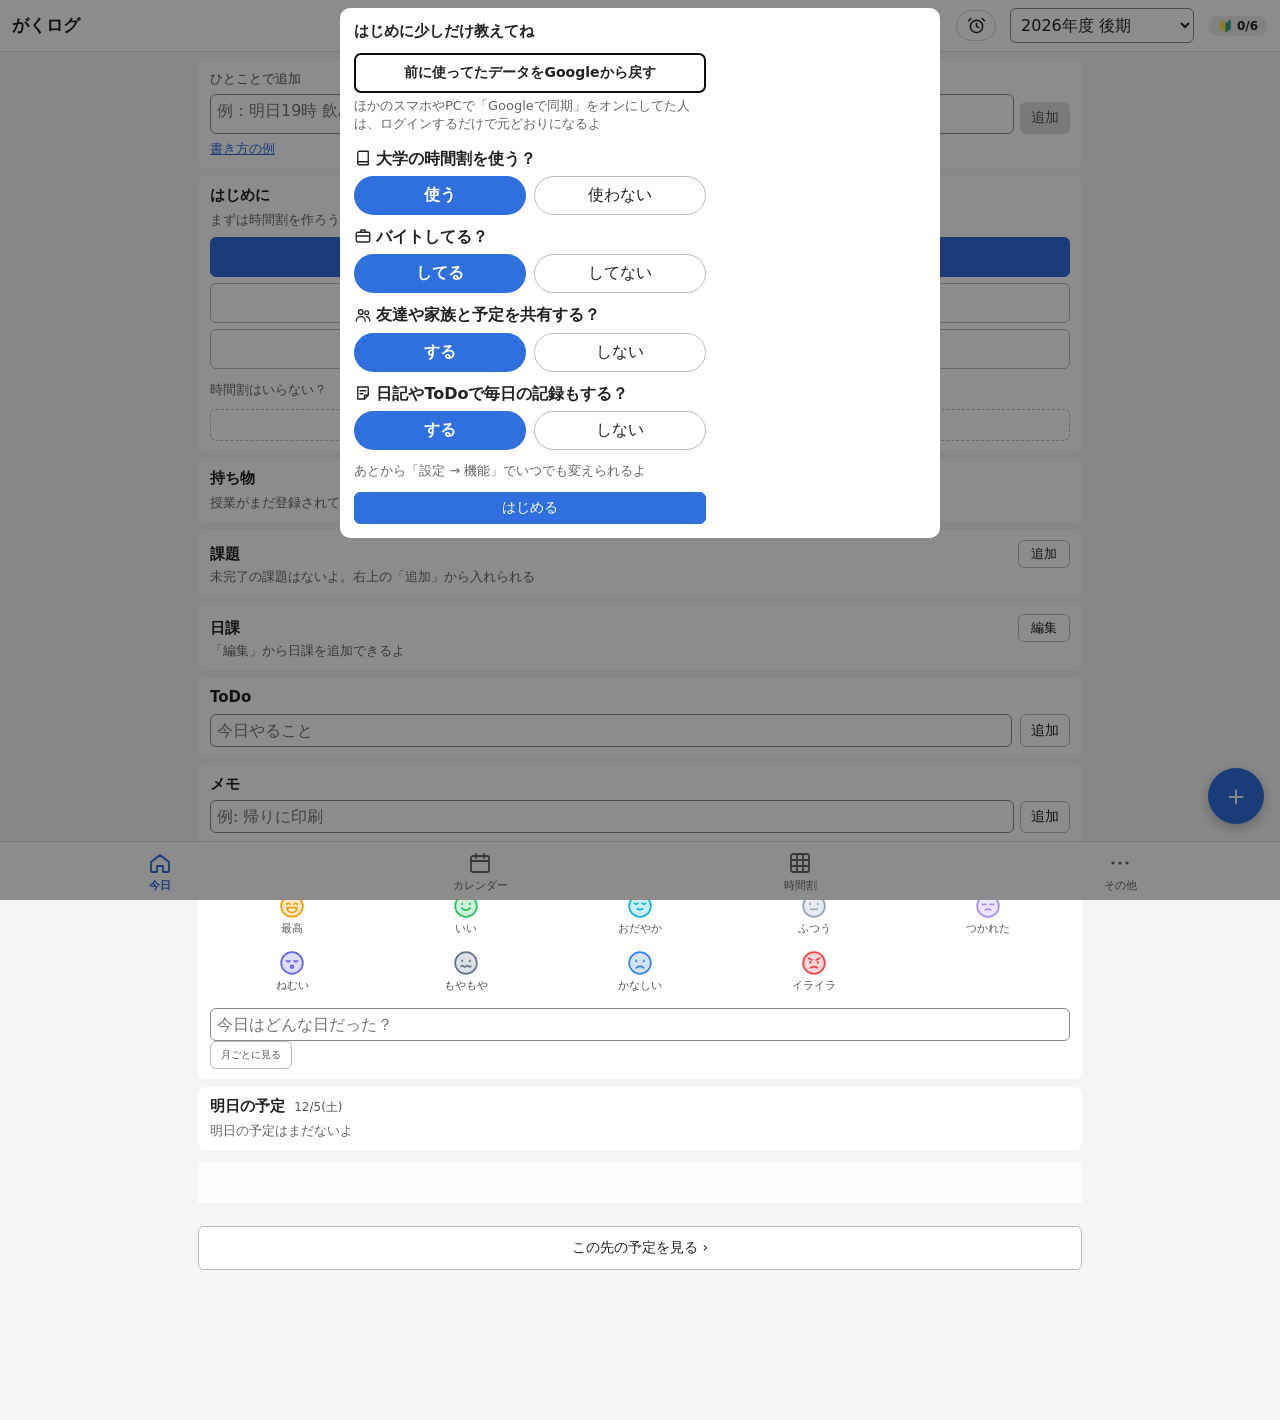
<file: index.html>
<!DOCTYPE html>
<html lang="ja">
<head>
<meta charset="UTF-8">
<meta name="viewport" content="width=device-width,initial-scale=1,maximum-scale=1,viewport-fit=cover">
<meta name="theme-color" content="#ffffff" media="(prefers-color-scheme: light)">
<meta name="theme-color" content="#1d1f24" media="(prefers-color-scheme: dark)">
<meta name="apple-mobile-web-app-title" content="がくログ">
<link rel="apple-touch-icon" href="apple-touch-icon.png">
<link rel="icon" href="apple-touch-icon.png">
<title>がくログ</title>
<link rel="stylesheet" href="style.css?v=339">
</head>
<body>
<header>
  <h1>がくログ</h1>
  <select id="termSelect" aria-label="学期"></select>
</header>

<main>
  <!-- 今日 -->
  <section class="view" id="view-today">
    <section class="card" id="nowCard"></section>
    <section class="card" id="packCard"></section>
    <section class="card" id="taskCard"></section>
    <section class="card" id="noteCard">
      <h2>メモ</h2>
      <ul id="noteList"></ul>
      <div class="row">
        <input id="noteInput" placeholder="例: 帰りに印刷" autocomplete="off" aria-label="メモ">
        <button id="noteAdd">追加</button>
      </div>
      <p class="hint">「今日だけ」は日付が変わるとここから消えて、カレンダーで見返せるよ。タグをタップすると「残す」になる</p>
      <h3>一言日記</h3>
      <div class="moodRow" id="moodRow" role="group" aria-label="今日の気分"></div>
      <input id="diaryInput" placeholder="今日はどんな日だった？" autocomplete="off" maxlength="200" aria-label="一言日記">
    </section>
  </section>

  <!-- カレンダー -->
  <section class="view" id="view-cal" hidden>
    <!-- 画像の日付を読むので、選んでる日とは関係ない。時間割タブと同じく上に置く -->
    <div class="gridBar calBar" id="calBar">
      <button type="button" id="evPhoto" data-ico="camera">画像から予定を追加</button>
    </div>
    <div class="card calCard">
      <div class="row calNav">
        <button id="calPrev" aria-label="前の月">‹</button>
        <b id="calTitle"></b>
        <button id="calNext" aria-label="次の月">›</button>
      </div>
      <div id="calGrid"></div>
      <p class="hint calLegend">
        <span class="ev task">課題</span><span class="ev job">バイト</span><span class="ev other">予定</span><span class="ev int">集中講義</span><span class="ev off">休み</span>
      </p>
      <div class="calOpts">
        <label class="inline" id="calPickBox"><input type="checkbox" id="calMulti"> 日付を複数選ぶ</label>
        <!-- 設定の「使い方」と同じ値（state.weekStart）。ここで変えてもすぐ保存 -->
        <label class="inline calWeek">週のはじまり
          <select id="calWeekStart" aria-label="カレンダーの週のはじまり"><option value="mon">月曜</option><option value="sun">日曜</option></select>
        </label>
      </div>
      <p class="hint" id="calPickInfo"></p>
    </div>

    <div class="card calCard">
      <h3 id="dayTitle"></h3>
      <ul id="dayList"></ul>

      <!-- 押したフォームだけ下に出す -->
      <div class="dayAddBar" id="dayAddBar">
        <button type="button" data-dayadd="todo" aria-expanded="false">＋ ToDo</button>
        <button type="button" data-dayadd="task" aria-expanded="false">＋ 課題</button>
        <button type="button" data-dayadd="ev" aria-expanded="false">＋ 予定</button>
      </div>

      <div id="taskBox" hidden>
        <h3 id="ctHead">この日が締切の課題を追加</h3>
        <select id="ctCourse" aria-label="授業"></select>
        <input id="ctTitle" placeholder="課題（例：レポート第1回）" aria-label="課題の内容" autocomplete="off">
        <label id="ctDueBox" hidden>締切 <input type="date" id="ctDue"></label>
        <textarea id="ctMemo" rows="2" maxlength="2000" placeholder="メモ（範囲・提出のしかた・字数など）" aria-label="課題のメモ"></textarea>
        <div class="ctBtns">
          <button type="button" id="ctDel" hidden>削除</button>
          <button type="button" id="ctCancel" hidden>やめる</button>
          <button type="button" id="ctSave" class="primary" hidden>保存</button>
          <button type="button" id="ctAdd" class="primary">課題を追加</button>
        </div>
      </div>

      <div id="evBox" hidden>
      <h3 id="evHead">この日に予定を追加</h3>
      <div class="row">
        <select id="evKind" class="narrow" aria-label="種類">
          <option value="job">バイト</option>
          <option value="other">その他</option>
        </select>
        <input id="evTitle" autocomplete="off" placeholder="例: カフェ（空でもOK）" aria-label="予定のタイトル">
      </div>
      <label class="evDateRow" id="evDateRow" hidden>日付 <input type="date" id="evDate" aria-label="予定の日付"></label>
      <!-- 試験のときだけ：どの授業の試験か（試験前モードでノートを見返すため） -->
      <label class="evDateRow" id="evCourseRow" hidden>授業 <select id="evCourse" aria-label="試験の授業"></select></label>
      <div id="evChips" class="chips"></div>
      <p class="hint" id="evChipsHint">候補は長押しで消せるよ</p>
      <div class="row">
        <input type="time" id="evStart" aria-label="開始時刻">
        <span class="hint">〜</span>
        <input type="time" id="evEnd" aria-label="終了時刻">
      </div>
      <!-- メモはいつも見えるように「くわしく」の外に置く（中に入れてたら、メモがあるのに気づかれなかった） -->
      <textarea id="evMemo" rows="2" placeholder="メモ（場所・持ち物など）" aria-label="予定のメモ"></textarea>
      <details class="evMore" id="evMore">
        <summary>くわしく（まとめて追加・共有など）</summary>
        <label class="inline" id="evWeeklyBox"><input type="checkbox" id="evWeekly"> 同じ曜日に4週分まとめて追加</label>
      </details>
      <!-- 追加のボタンは課題と同じく、いちばん下に大きく -->
      <div class="ctBtns"><button id="evAdd" class="primary">予定を追加</button></div>
      <div id="evEditBox" hidden>
        <!-- 同じ予定が2件以上あるときだけ出す -->
        <fieldset class="evScopeBox" id="evScopeBox" hidden>
          <legend>変更する範囲</legend>
          <select id="evScope" hidden aria-hidden="true"></select>
          <div id="evScopeList"></div>
          <p class="hint" id="evScopeHint">同じ予定＝種類・名前・時間が同じもの（毎週のバイトなど）</p>
        </fieldset>
        <div class="row split">
          <button id="evDel" class="danger">削除</button>
          <div class="row">
            <button id="evCancel">やめる</button>
            <button id="evSave" class="primary">変更を保存</button>
          </div>
        </div>
      </div>
      </div>
    </div>
  </section>

  <!-- 時間割 -->
  <section class="view" id="view-grid" hidden>
    <div id="courseViewSwitch" class="courseViewSwitch" role="group" aria-label="授業の表示">
      <button type="button" data-course-view="grid" aria-pressed="true">時間割</button>
      <button type="button" data-course-view="list" aria-pressed="false">授業一覧</button>
    </div>
    <section id="courseOverview" class="card" hidden aria-label="授業一覧">
      <div class="courseOverviewHead"><h2>授業一覧</h2><span id="overviewTerm" class="muted"></span></div>
      <div class="courseOverviewTools">
        <div role="group" aria-label="一覧の絞り込み">
          <button type="button" data-course-filter="all" aria-pressed="true">すべて</button>
          <button type="button" data-course-filter="warn" aria-pressed="false">要注意</button>
        </div>
        <label>しぼりこみ<select id="courseOverviewDay"><option value="">すべての曜日</option></select></label>
        <label>並び順<select id="courseOverviewSort"><option value="day">曜日・時限順</option><option value="absence">欠席が多い順</option></select></label>
      </div>
      <p id="overviewSummary" class="hint" role="status"></p>
      <div id="courseOverviewRows"></div>
      <p class="hint">授業をタップすると欠席・遅刻を確認・記録できるよ。上限は今までの設定を使うよ。</p>
    </section>
    <div id="grid"></div>
    <section class="card" id="intCard"></section>
  </section>

  <!-- その他 -->
  <section class="view" id="view-more" hidden>
    <!-- 授業：どちらも時間割タブの上にあるので出さない（ボタンはJSから使うので残す） -->
    <div class="card menu gridOnly" hidden>
      <h2>授業</h2>
      <button id="importBtn"><b>画像から読み込む</b><small>時間割表の画像をAIで読み取る</small></button>
      <button id="termBtn"><b>学期・休み・振替</b><small>開始日・終了日、授業がない日、曜日の振替、新しい学期</small></button>
    </div>
    <div class="card menu">
      <h2>お金</h2>
      <button id="incomeBtn"><b>収入</b><small>給与の記録、1年の合計、シフトからの見込み</small></button>
    </div>
    <div class="card menu">
      <h2>だれかと使う</h2>
      <button id="shareBtn" class="gridOnly"><b>時間割を共有</b><small>共有コードを送る・受け取る</small></button>
    </div>
    <div class="card menu">
      <h2>見た目</h2>
      <button id="lookBtn"><b>テーマの色・文字</b><small>アプリの色、フォント、アイコンの色</small></button>
    </div>
    <div class="card menu">
      <h2>困ったとき</h2>
      <button id="feedbackBtn" hidden><b>意見箱</b><small>名前なしで感想・不具合を送れる</small></button>
    </div>
    <div class="card menu">
      <button id="settingsBtn"><b>設定</b><small>通知、時限、AI、バックアップなど</small></button>
    </div>
    <button type="button" id="privacyBtn" class="privacyBtn">プライバシーポリシー</button>
  </section>
</main>

<!-- 下のタブ -->
<nav id="tabbar" aria-label="画面の切り替え">
  <button data-tab="today" class="on" aria-current="page">
    <svg viewBox="0 0 24 24" aria-hidden="true"><path d="M3 11l9-7 9 7v9a1 1 0 0 1-1 1h-5v-6h-6v6H4a1 1 0 0 1-1-1z"/></svg>
    今日
  </button>
  <button data-tab="cal">
    <svg viewBox="0 0 24 24" aria-hidden="true"><rect x="3" y="5" width="18" height="16" rx="2"/><path d="M3 10h18M8 3v4M16 3v4"/></svg>
    カレンダー
  </button>
  <button data-tab="grid">
    <svg viewBox="0 0 24 24" aria-hidden="true"><rect x="3" y="3" width="18" height="18" rx="2"/><path d="M3 9h18M3 15h18M9 3v18M15 3v18"/></svg>
    時間割
  </button>
  <button data-tab="more">
    <svg viewBox="0 0 24 24" aria-hidden="true"><circle cx="5" cy="12" r="1.6"/><circle cx="12" cy="12" r="1.6"/><circle cx="19" cy="12" r="1.6"/></svg>
    その他
  </button>
</nav>

<!-- 授業詳細 -->
<dialog id="courseDlg">
  <div class="dlg">
    <div class="dlgHead">
      <h2 tabindex="-1" autofocus>授業の詳細</h2>
      <button id="cX" class="x big" aria-label="閉じる">×</button>
    </div>
    <!-- 入れたあとも何の欄か分かるように、上に小さく見出し -->
    <div class="row">
      <label class="fld"><span>授業名</span><input id="cName" placeholder="例：線形代数学"></label>
      <label class="fld short"><span>略名</span><input id="cShort" placeholder="なくてもOK"></label>
    </div>
    <div class="row">
      <label class="fld"><span>曜日</span><select id="cDay"></select></label>
      <label class="fld"><span>開始の時限</span><select id="cPeriod"></select></label>
      <label class="fld"><span>終了の時限</span><select id="cPeriodEnd"></select></label>
    </div>
    <div class="row">
      <label class="fld"><span>先生</span><input id="cTeacher" placeholder="例：田中"></label>
      <label class="fld"><span>教室</span><input id="cRoom" placeholder="例：A101"></label>
    </div>
    <div id="cIntRow" hidden>
      <span class="hint">授業の期間（空なら学期全体）</span>
      <div class="dateRange">
        <input type="date" id="cFrom" aria-label="授業の開始日">
        <span class="hint">〜</span>
        <input type="date" id="cTo" aria-label="授業の終了日">
      </div>
    </div>

    <h3>持ち物</h3>
    <ul id="itemList"></ul>
    <div class="row">
      <input id="itemInput" list="itemSuggest" placeholder="例: 実験ノート" autocomplete="off" aria-label="持ち物">
      <button id="itemAdd">追加</button>
    </div>
    <datalist id="itemSuggest"></datalist>
    <p class="hint">追加すると「次回だけ」になって、次の授業（集中講義は最終日）が終わると消えるよ。タグをタップすると「毎回」に切り替わる</p>

    <h3>課題</h3>
    <ul id="taskList"></ul>
    <div class="row">
      <input id="taskInput" placeholder="例: レポート第3回" aria-label="課題">
      <input id="taskDue" type="date" class="narrow" aria-label="締切">
      <button id="taskAdd">追加</button>
    </div>

    <h3>先生の一言</h3>
    <div class="row">
      <textarea id="memoInput" rows="2" placeholder="例: 来週は小テスト" aria-label="先生の一言"></textarea>
      <button id="memoAdd">追加</button>
    </div>
    <ul id="memoList"></ul>

    <!-- 詳細（毎回閉じた状態で開く） -->
    <details class="sec" id="cMore">
      <summary>詳細 <small id="cMoreSum"></small></summary>
      <div class="cMoreBody">
        <h3>欠席 <small id="absSummary"></small></h3>
        <ul id="absList"></ul>
        <div class="row">
          <input type="date" id="absDate" aria-label="欠席した日">
          <button id="absAdd">欠席を記録</button>
        </div>
        <div class="row">
          <label class="inline">休める上限 <input id="absMax" type="number" min="0" max="99" inputmode="numeric" class="num"></label>
          <span class="hint">回（空でもOK）</span>
        </div>

        <div id="cCancelSec" class="contents">
        <h3>休講</h3>
        <ul id="cancelList"></ul>
        <div class="row">
          <select id="cancelDate" aria-label="休講にする日"></select>
          <button id="cancelAdd">休講にする</button>
        </div>
        <p class="hint">休講の回は飛ばすよ。「次回だけ」の持ち物は次の回に持ち越し</p>
        </div>

        <h3>シラバス</h3>
        <div class="row">
          <input id="cSyllabus" type="url" inputmode="url" placeholder="URL（なくてもOK）" aria-label="シラバスのURL">
          <button id="cSyllabusOpen">開く</button>
        </div>
        <p class="hint" id="cSyllabusHint"></p>
      </div>
    </details>

    <div class="row split" id="cBtns">
      <button id="cDelete" class="danger">授業を削除</button>
      <div class="row">
        <button id="cCancel">キャンセル</button>
        <button id="cClose" class="primary">保存して閉じる</button>
      </div>
    </div>
  </div>
</dialog>

<!-- 画像読み込み -->
<dialog id="importDlg">
  <div class="dlg">
    <div class="dlgHead">
      <h2 tabindex="-1" autofocus>画像から読み込み</h2>
      <button id="importClose" class="x big" aria-label="閉じる">×</button>
    </div>
    <p class="hint" id="importTarget"></p>
    <input type="file" id="imgFile" accept="image/*" multiple>
    <img id="imgPreview" alt="">
    <!-- 2枚以上選んだときは小さく並べる -->
    <div id="imgThumbs" class="imgThumbs" hidden></div>
    <button id="runOcr" class="primary">読み取る</button>
    <p id="ocrStatus"></p>
    <div id="ocrResult"></div>
    <div class="row end">
      <button id="applyAdd">追加で保存</button>
      <button id="applyReplace" class="primary">置き換えて保存</button>
    </div>
  </div>
</dialog>

<!-- 学期・休み・振替・共有 -->
<dialog id="termDlg">
  <div class="dlg">
    <div class="dlgHead">
      <h2 tabindex="-1" autofocus>学期・休み</h2>
      <button id="termClose" class="x big" aria-label="閉じる">×</button>
    </div>

    <details class="sec">
      <summary>学期 <small id="termSum"></small></summary>
      <ul id="termList"></ul>
      <p class="hint">開始日より前は授業がない扱いになるよ。終了日は空でもOK</p>
    </details>

    <details class="sec">
      <summary><span id="offTitle">授業がない日</span> <small id="offSum"></small></summary>
      <ul id="offList"></ul>
      <div class="row">
        <input type="date" id="offFrom" aria-label="休みの開始日">
        <span class="hint">〜</span>
        <input type="date" id="offTo" aria-label="休みの終了日">
      </div>
      <div class="row">
        <input id="offNote" placeholder="例: 文化の日、大学祭" aria-label="休みのメモ">
        <button id="offAdd">追加</button>
      </div>
      <p class="hint">1日だけなら右の日付は空でOK。1つの授業だけの休講は、授業をタップして登録してね</p>
    </details>

    <details class="sec">
      <summary>曜日の振替 <small id="swapSum"></small></summary>
      <ul id="swapList"></ul>
      <div class="row">
        <input type="date" id="swapDate" aria-label="振替する日">
        <span class="hint">は</span>
      </div>
      <div class="row">
        <select id="swapDay" class="narrow" aria-label="行う授業の曜日"></select>
        <span class="hint">の授業</span>
        <button id="swapAdd">追加</button>
      </div>
    </details>

    <details class="sec" id="newTermSec">
      <summary>新しい学期を作る</summary>
      <input id="newTermName" aria-label="新しい学期の名前">
      <div class="row">
        <span class="hint">開始</span><input type="date" id="newTermStart">
        <span class="hint">終了</span><input type="date" id="newTermEnd">
      </div>
      <label class="inline"><input type="checkbox" id="newTermCopy"> 今の学期の授業をコピーする（メモ・課題・欠席・集中講義はコピーしない）</label>
      <div class="row end">
        <button id="termCreate" class="primary">作成して切り替え</button>
      </div>
    </details>

    <details class="sec" id="shareSec">
      <summary>時間割を共有</summary>
      <p class="hint" id="shareInfo"></p>
      <label class="inline"><input type="checkbox" id="shareItems"> 「毎回」の持ち物も入れる</label>
      <label class="inline"><input type="checkbox" id="shareOff"> 授業がない日・曜日の振替も入れる</label>
      <label class="inline"><input type="checkbox" id="shareRoom"> 先生・教室・シラバスも入れる</label>
      <p class="hint">先生の一言・課題・欠席・バイトなどの予定は送らないよ。送ったリンクを知っている人なら、アプリがなくても30日間は時間割を見られるよ</p>
      <div class="row end">
        <button id="shareCopy" type="button">コピー</button>
        <button id="shareSend" class="primary">リンクを送る</button>
      </div>

      <h3>受け取る</h3>
      <textarea id="shareIn" rows="3" placeholder="もらったメッセージを貼り付け（GK- から始まるコードだけでもOK）" aria-label="共有コード"></textarea>
      <div class="row end">
        <button id="shareRead">読み込む</button>
      </div>
      <div id="sharePreview" hidden>
        <p class="hint" id="shareSum"></p>
        <ul id="shareList"></ul>
        <label class="inline" id="shareTimesBox"><input type="checkbox" id="shareTimes"> 時限の時刻も送り主に合わせる</label>
        <div class="row end">
          <button id="shareAdd">今の学期に追加</button>
          <button id="shareNew" class="primary">新しい学期として追加</button>
        </div>
      </div>
    </details>
  </div>
</dialog>

<!-- 収入 -->
<dialog id="incomeDlg">
  <div class="dlg">
    <div class="dlgHead">
      <h2 tabindex="-1" autofocus>収入</h2>
      <button id="inX" class="x big" aria-label="閉じる">×</button>
    </div>
    <div class="row calNav">
      <button id="inPrev" aria-label="前の年">‹</button>
      <b id="inYear"></b>
      <button id="inNext" aria-label="次の年">›</button>
    </div>
    <div id="inSummary"></div>
    <div class="row">
      <span class="hint lbl">上限</span>
      <input id="inLimit" type="number" min="0" inputmode="numeric" placeholder="空でもOK" aria-label="年収の上限ライン">
      <span class="hint">円</span>
    </div>
    <p class="hint">扶養などのラインは人によって違うよ。親や学校に確認した金額を入れてね。年収は支給日の年で数えることが多いから、ここも支給日で集計してる</p>
    <table id="inMonths" class="inTable"></table>

    <h3>記録</h3>
    <ul id="inList"></ul>

    <h3 id="inHead">収入を追加</h3>
    <details class="sec" id="inScan">
      <summary>給与明細の写真から読み取る</summary>
      <p class="hint" id="scanNote"></p>
      <input type="file" id="scanFile" accept="image/*" multiple>
      <p class="hint" id="scanQueue" hidden></p>
      <div id="scanBox" hidden>
        <div class="seg">
          <button id="modeCrop">範囲を選ぶ</button>
          <button id="modeMask">塗りつぶす</button>
        </div>
        <p class="hint" id="scanHint"></p>
        <canvas id="scanCv"></canvas>
        <div class="row end">
          <button id="scanUndo">1つ戻す</button>
          <button id="scanReset">やり直す</button>
          <button id="scanRun" class="primary">読み取る</button>
        </div>
      </div>
      <p class="hint" id="scanStatus"></p>
    </details>
    <div class="row">
      <span class="hint lbl">支給日</span>
      <input type="date" id="inDate" aria-label="支給日">
    </div>
    <div class="row">
      <span class="hint lbl">何月分</span>
      <input type="month" id="inMonth" aria-label="何月分（任意）">
    </div>
    <div class="row">
      <span class="hint lbl">バイト先</span>
      <input id="inJob" autocomplete="off" placeholder="例: カフェ" aria-label="バイト先">
    </div>
    <div id="inJobChips" class="chips"></div>
    <p class="hint">候補は長押しで消せるよ</p>
    <div class="row">
      <span class="hint lbl">総支給</span>
      <input type="number" id="inGross" min="0" inputmode="numeric" aria-label="総支給額">
      <span class="hint">円</span>
    </div>
    <div class="row">
      <span class="hint lbl">手取り</span>
      <input type="number" id="inNet" min="0" inputmode="numeric" aria-label="手取り（差引支給額）">
      <span class="hint">円</span>
    </div>
    <div class="row end">
      <button id="inCancel" hidden>やめる</button>
      <button id="inSave" class="primary">追加</button>
    </div>
  </div>
</dialog>

<!-- 設定 -->
<dialog id="settingsDlg">
  <div class="dlg">
    <div class="dlgHead">
      <h2 tabindex="-1" autofocus>設定</h2>
      <button id="sX" class="x big" aria-label="閉じる">×</button>
    </div>

    <div class="setGrp">
      <h3 class="setGrpH">基本</h3>
    <!-- 機能のオン/オフ（オフにするとアプリのどこにも出ない。データは消えない） -->
    <details class="sec set" id="setFeat">
      <summary>使う機能 <small></small></summary>
      <p class="hint">使わない機能はオフにすると、アプリのどこにも出なくなるよ。データは消えないから、オンに戻せば元通り</p>
      <div class="featList">
        <label class="feat"><input type="checkbox" id="sUseGrid"><span><b data-ico="course">時間割</b><small>授業・持ち物・学期・欠席・ミニノート</small></span></label>
        <label class="feat"><input type="checkbox" data-feat="job"><span><b data-ico="job">バイト・収入</b><small>バイトの予定、シフト表・給与明細の読み取り、収入</small></span></label>
        <label class="feat"><input type="checkbox" data-feat="spend"><span><b data-ico="receipt">支出</b><small>使ったお金の記録、レシートの読み取り、月の予算と円グラフ</small></span></label>
        <label class="feat"><input type="checkbox" data-feat="group"><span><b data-ico="group">共有グループ</b><small>家族やサークルと予定を共有、コメント</small></span></label>
        <label class="feat"><input type="checkbox" data-feat="share"><span><b data-ico="link">時間割の見せ合い</b><small>共有コード・QR、友達の時間割、空きコマ</small></span></label>
        <label class="feat"><input type="checkbox" data-feat="diary"><span><b data-ico="diary">一言日記</b><small>今日の画面とカレンダーの日記</small></span></label>
        <label class="feat"><input type="checkbox" data-feat="todo"><span><b data-ico="todo">ToDo</b><small>今日の画面とカレンダーのToDo</small></span></label>
        <label class="feat"><input type="checkbox" data-feat="memo"><span><b data-ico="memo">メモ</b><small>今日の画面とカレンダーのメモ</small></span></label>
        <label class="feat"><input type="checkbox" data-feat="habit"><span><b data-ico="habit">日課</b><small>毎日やることのチェック</small></span></label>
        <label class="feat"><input type="checkbox" data-feat="points"><span><b data-ico="gift">ポイント</b><small>ログインポイント、交換所、はじめにやること</small></span></label>
        <label class="feat"><input type="checkbox" data-feat="alarm"><span><b data-ico="alarm">目覚まし</b><small>授業やバイトに合わせて鳴らす。上の目覚ましのボタンから（アプリ版）</small></span></label>
        <label class="feat"><input type="checkbox" data-feat="exam"><span><b data-ico="exam">試験前モード</b><small>試験の7日前から、その授業のノートや写真をすぐ見返せる</small></span></label>
        <label class="feat"><input type="checkbox" data-feat="ai"><span><b data-ico="camera">写真から読み取り（AI）</b><small>シフト表・時間割・給与明細・予定が書いてある画像やスクショ</small></span></label>
      </div>
    </details>

    <!-- おせっかい機能：ちょっと意地悪に手伝う。最初は全部オフ（state.fun） -->
    <details class="sec set" id="setFun">
      <summary>おせっかい機能 <small></small></summary>
      <p class="hint">ちょっとおせっかいに手伝ってくれる機能。使いたいものだけオンにしてね</p>
      <div class="featList">
        <label class="feat"><input type="checkbox" data-fun="saba"><span><b>🐟 締切サバ読み</b><small>課題の締切を1〜3日前に出す。何日ずらしたかは自分にもわからない</small></span></label>
        <label class="feat"><input type="checkbox" data-fun="est"><span><b>⏱ 自己申告補正</b><small>「レポート 1時間」と入れると、過去の実績から「あなたの1時間は平均2.8時間」と言い返して予定を延ばす</small></span></label>
        <label class="feat"><input type="checkbox" data-fun="mood"><span><b>☔ やる気天気予報</b><small>行動の記録から「火曜15時のあなたは80%の確率で何もしません」と予報。その時間に予定を入れると止める</small></span></label>
        <label class="feat"><input type="checkbox" data-fun="sleep"><span><b>😴 睡眠の先取り</b><small>睡眠を先に予定として確保。そこに予定を入れると「睡眠より大事？理由を30字で」</small></span></label>
        <label class="feat"><input type="checkbox" data-fun="line"><span><b>💬 締切トーク</b><small>締切が擬人化してLINEしてくる。2週間前は「よろしくね〜」、3日前から既読スルーにキレ始めて、前日は「もういい」</small></span></label>
        <label class="feat"><input type="checkbox" data-fun="survive"><span><b>🎓 1限生存率シミュレーター</b><small>1限の数と起きた時刻から「この時間割だと単位取得見込みは62%」</small></span></label>
      </div>
      <div class="row funSleepRow"><span class="hint lbl">睡眠</span><input type="time" id="sSleepFrom" aria-label="寝る時刻"><span class="hint">〜</span><input type="time" id="sSleepTo" aria-label="起きる時刻"></div>
    </details>

    <details class="sec set gridOnly" id="setGrid">
      <summary>時間割と時限 <small></small></summary>
      <div class="row">
        <label class="inline">時限数 <input id="sPeriods" type="number" min="1" max="10" class="num"></label>
        <label class="inline"><input type="checkbox" id="sSat"> 土曜を表示</label>
      </div>
      <label class="inline"><input type="checkbox" id="sShift"> 時刻を変えたら、後ろの時限も同じだけずらす</label>
      <table id="sTimes"></table>
      <p class="hint err" id="sTimesErr" hidden></p>
    </details>

    <details class="sec set" id="setUse">
      <summary>課題とカレンダー <small></small></summary>
      <label class="inline">カレンダーの週のはじまり
        <select id="sWeekStart" class="narrow" aria-label="週のはじまり">
          <option value="mon">月曜</option>
          <option value="sun">日曜</option>
        </select>
      </label>
      <label class="inline">日付が変わる時刻
        <select id="sDayStart" class="narrow" aria-label="日付が変わる時刻">
          <option value="0">0時（ふつう）</option>
          <option value="1">1時</option>
          <option value="2">2時</option>
          <option value="3">3時</option>
          <option value="4">4時</option>
          <option value="5">5時</option>
        </select>
      </label>
      <p class="hint">夜ふかしする人に。たとえば4時にすると、夜中の1時は前の日の続きとして「今日」「明日の予定」を出すよ</p>
    </details>

    <details class="sec set" id="setLook">
      <summary>見た目 <small></small></summary>
      <div class="row">
        <label class="inline">色
          <select id="sColor" class="narrow" aria-label="テーマの色">
            <option value="blue">青</option>
            <option value="green">緑</option>
            <option value="pink">ピンク</option>
            <option value="red">赤</option>
            <option value="purple">紫</option>
            <option value="yellow">黄</option>
            <option value="gray">グレー</option>
          </select>
        </label>
        <label class="inline">文字
          <select id="sFont" class="narrow" aria-label="文字の種類">
            <option value="system">ふつう</option>
            <option value="maru">丸ゴシック</option>
            <option value="mincho">明朝</option>
          </select>
        </label>
      </div>
      <p class="hint">選ぶとすぐ見た目が変わるよ。壁紙は「その他」の「見た目」から</p>

      <details class="sec" id="iconBox">
        <summary>アプリアイコンの色</summary>
        <p class="hint">使いたい色のページを開いて、共有→「ホーム画面に追加」。今あるアイコンは変わらないから、古いほうは消してね</p>
        <div class="iconLinks">
          <a href="./" target="_blank" rel="noopener"><img src="apple-touch-icon.png" alt="" loading="lazy">青</a>
          <a href="green.html" target="_blank" rel="noopener"><img src="icon-green.png" alt="" loading="lazy">緑</a>
          <a href="pink.html" target="_blank" rel="noopener"><img src="icon-pink.png" alt="" loading="lazy">ピンク</a>
          <a href="red.html" target="_blank" rel="noopener"><img src="icon-red.png" alt="" loading="lazy">赤</a>
          <a href="purple.html" target="_blank" rel="noopener"><img src="icon-purple.png" alt="" loading="lazy">紫</a>
          <a href="yellow.html" target="_blank" rel="noopener"><img src="icon-yellow.png" alt="" loading="lazy">黄</a>
          <a href="gray.html" target="_blank" rel="noopener"><img src="icon-gray.png" alt="" loading="lazy">グレー</a>
        </div>
        <p class="hint" data-keep>アイコンを変えるとデータが引き継がれないことがあるよ。先に「書き出し」して、新しいほうで「復元」してから古いほうを消してね</p>
      </details>
    </details>
    </div>

    <div class="setGrp">
      <h3 class="setGrpH">お知らせ</h3>
    <details class="sec set" id="setNotify" hidden>
      <summary>通知とウィジェット <small></small></summary>
    </details>
    <button type="button" class="setLink" id="setAlarm"><span data-ico="alarm">目覚まし</span><small>アラームの画面へ</small></button>
    </div>

    <div class="setGrp">
      <h3 class="setGrpH">つなぐ</h3>
    <details class="sec set" id="setCal">
      <summary>カレンダー連携 <small></small></summary>
    </details>

    <details class="sec set" id="aiBox">
      <summary>AI（画像の読み取り） <small></small></summary>
      <p class="hint">写真から時間割・シフト表・給与明細などを読み取るときに使うAI</p>
      <select id="sProvider" aria-label="使うAI"></select>
      <p id="sGakuLeft" class="aiLeft"></p>
      <a id="sKeyLink" target="_blank" rel="noopener">APIキーを取得する</a>
      <p id="sNote" class="hint"></p>
      <h3 class="aiKeyH">APIキー</h3>
      <!-- type="password" にすると、PC のブラウザがメモや予定を追加するたびに「パスワードを保存？」と聞いてくるので、見た目だけ伏せ字 -->
      <input id="sKey" type="text" class="secretIn" autocomplete="off" spellcheck="false" autocapitalize="off" placeholder="ここに貼り付け" aria-label="APIキー">
      <h3 class="aiKeyH">モデル</h3>
      <select id="sModelPick" aria-label="モデル"></select>
      <input id="sModel" placeholder="モデルIDを直接入力" aria-label="モデルID" hidden>
    </details>

    <details class="sec set gridOnly" id="setSyl">
      <summary>シラバス検索 <small></small></summary>
      <input id="sSyllabus" type="url" inputmode="url" placeholder="シラバス検索ページのURL" aria-label="シラバス検索のURL">
      <p class="hint err" id="sSylErr" hidden></p>
      <p class="hint">いつもシラバスを検索してるページのURLを入れてね。授業の「開く」を押すと、授業名をコピーしてこのページを開くよ。検索欄に貼り付ければOK</p>
    </details>
    </div>

    <div class="setGrp">
      <h3 class="setGrpH">データ</h3>
    <details class="sec set" id="setData">
      <summary>バックアップ・復元 <small></small></summary>
      <div class="row">
        <button id="exportBtn">書き出し</button>
        <label class="fileBtn">復元<input type="file" id="restoreFile" accept=".json" class="vh"></label>
      </div>
      <p class="hint" id="lastExport"></p>
    </details>
    </div>

    <p class="hint setAuto">変えたところはすぐ反映されるよ</p>
    <div class="row end">
      <button id="sSave" class="primary">閉じる</button>
    </div>
  </div>
</dialog>

<div id="toast" hidden><span id="toastMsg"></span><button id="toastUndo">元に戻す</button></div>
<script src="qrcode.js"></script>
<script src="jsQR.js"></script>
<script src="ai-review.js?v=318"></script>
<script src="app.js?v=339"></script>
<script src="course-catalog.js?v=318"></script>
<script src="community-courses.js?v=2"></script>
<script src="grades.js?v=318"></script>
<script src="agenda.js?v=325"></script>
<script src="timeline.js?v=326"></script>
</body>
</html>
</file>
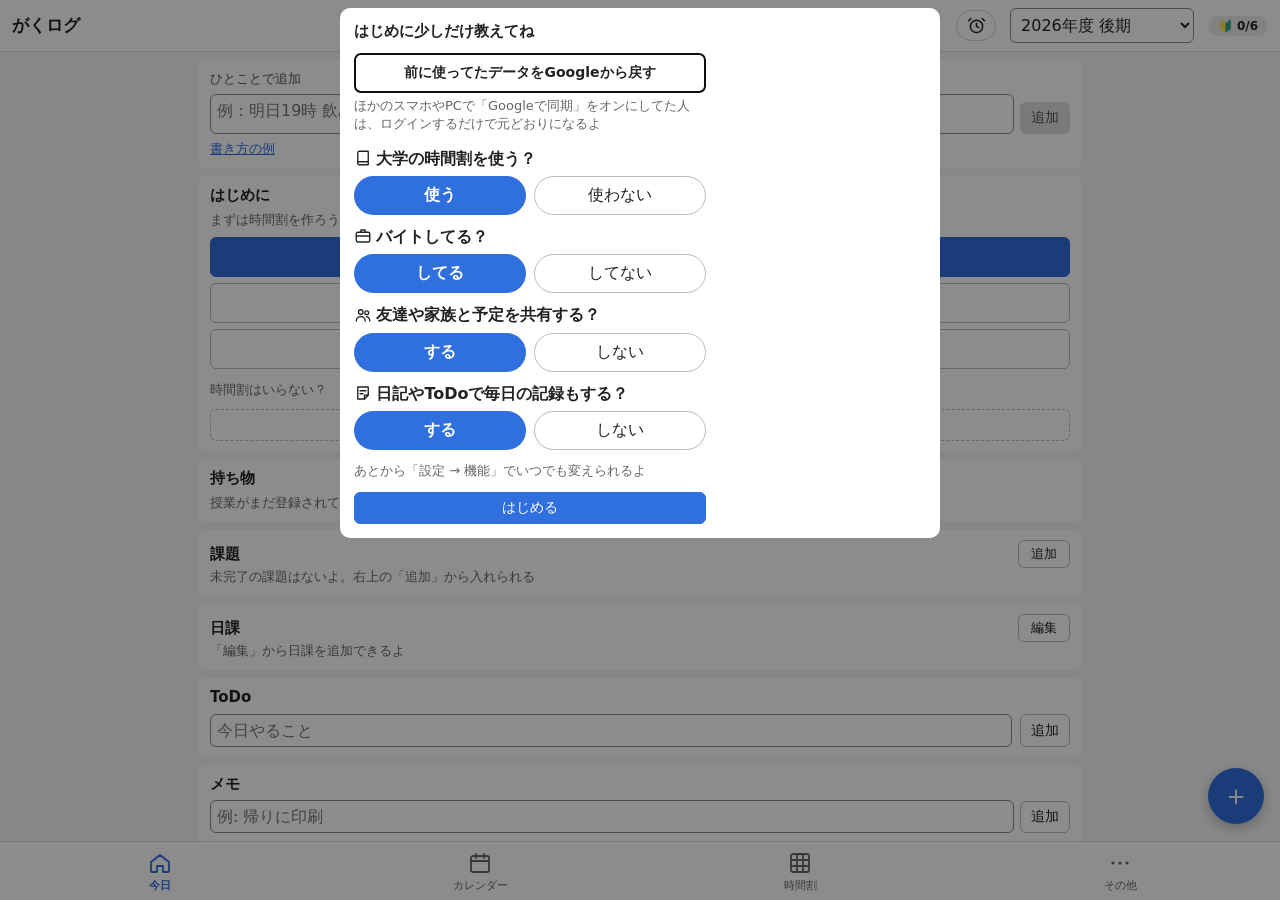
<file: gray.html>
<!DOCTYPE html>
<html lang="ja">
<head>
<meta charset="UTF-8">
<meta name="viewport" content="width=device-width,initial-scale=1">
<meta name="apple-mobile-web-app-title" content="がくログ">
<link rel="apple-touch-icon" href="icon-gray.png">
<title>がくログ</title>
<style>
  html, body { margin: 0; height: 100%; }
  iframe { display: block; width: 100%; height: 100%; border: 0; }
</style>
</head>
<body>
<iframe src="./" title="がくログ"></iframe>
</body>
</html>
</file>
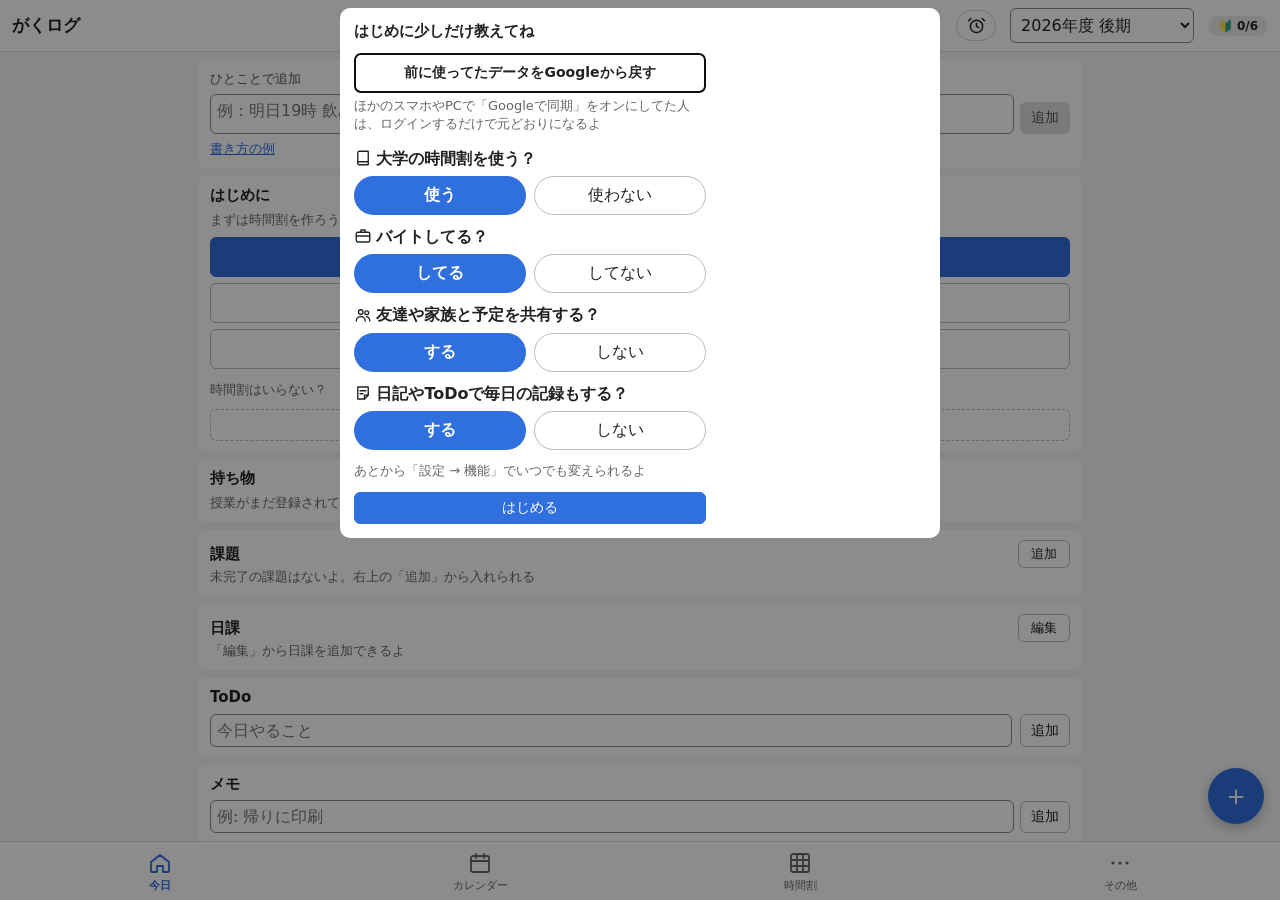
<file: green.html>
<!DOCTYPE html>
<html lang="ja">
<head>
<meta charset="UTF-8">
<meta name="viewport" content="width=device-width,initial-scale=1">
<meta name="apple-mobile-web-app-title" content="がくログ">
<link rel="apple-touch-icon" href="icon-green.png">
<title>がくログ</title>
<style>
  html, body { margin: 0; height: 100%; }
  iframe { display: block; width: 100%; height: 100%; border: 0; }
</style>
</head>
<body>
<iframe src="./" title="がくログ"></iframe>
</body>
</html>
</file>
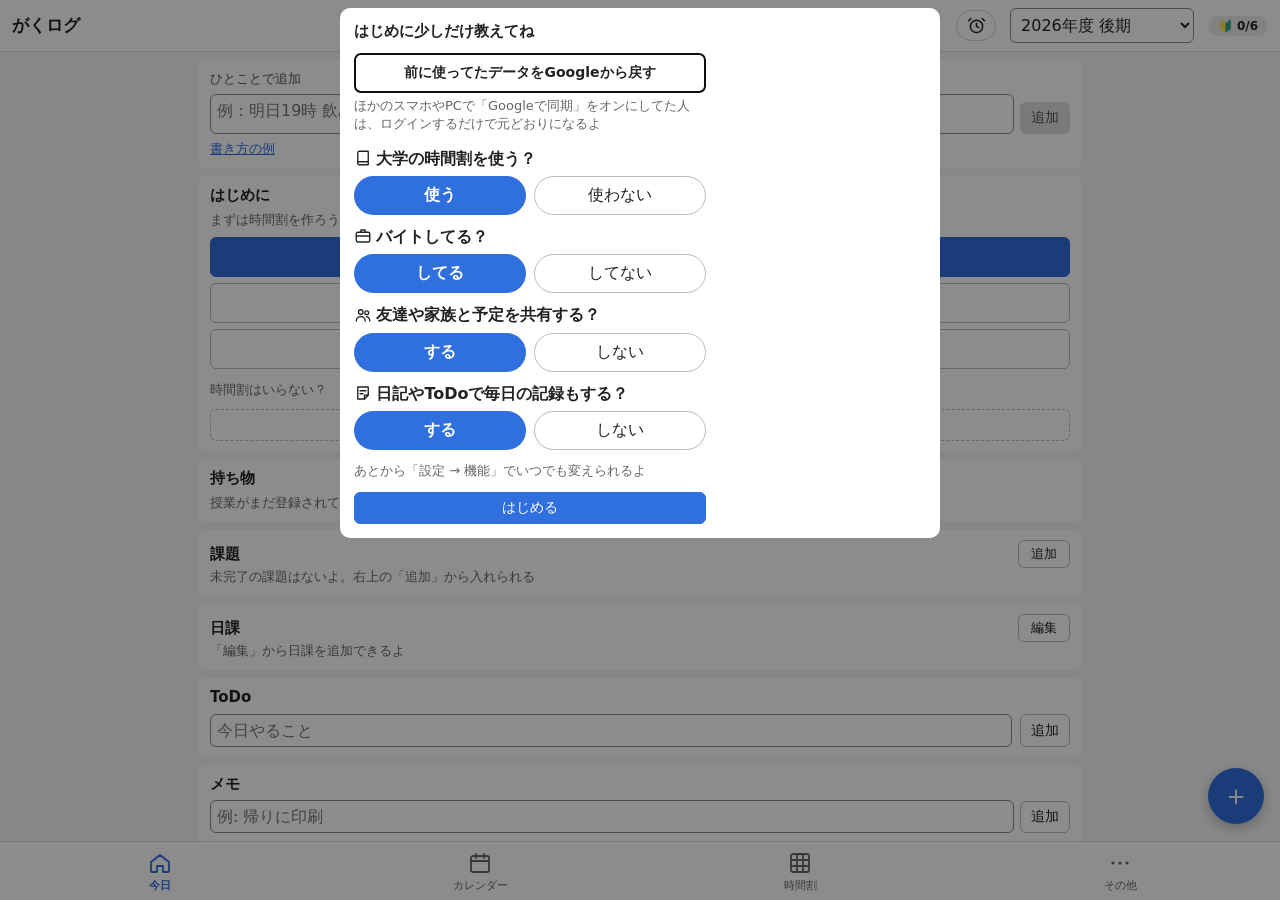
<file: pink.html>
<!DOCTYPE html>
<html lang="ja">
<head>
<meta charset="UTF-8">
<meta name="viewport" content="width=device-width,initial-scale=1">
<meta name="apple-mobile-web-app-title" content="がくログ">
<link rel="apple-touch-icon" href="icon-pink.png">
<title>がくログ</title>
<style>
  html, body { margin: 0; height: 100%; }
  iframe { display: block; width: 100%; height: 100%; border: 0; }
</style>
</head>
<body>
<iframe src="./" title="がくログ"></iframe>
</body>
</html>
</file>
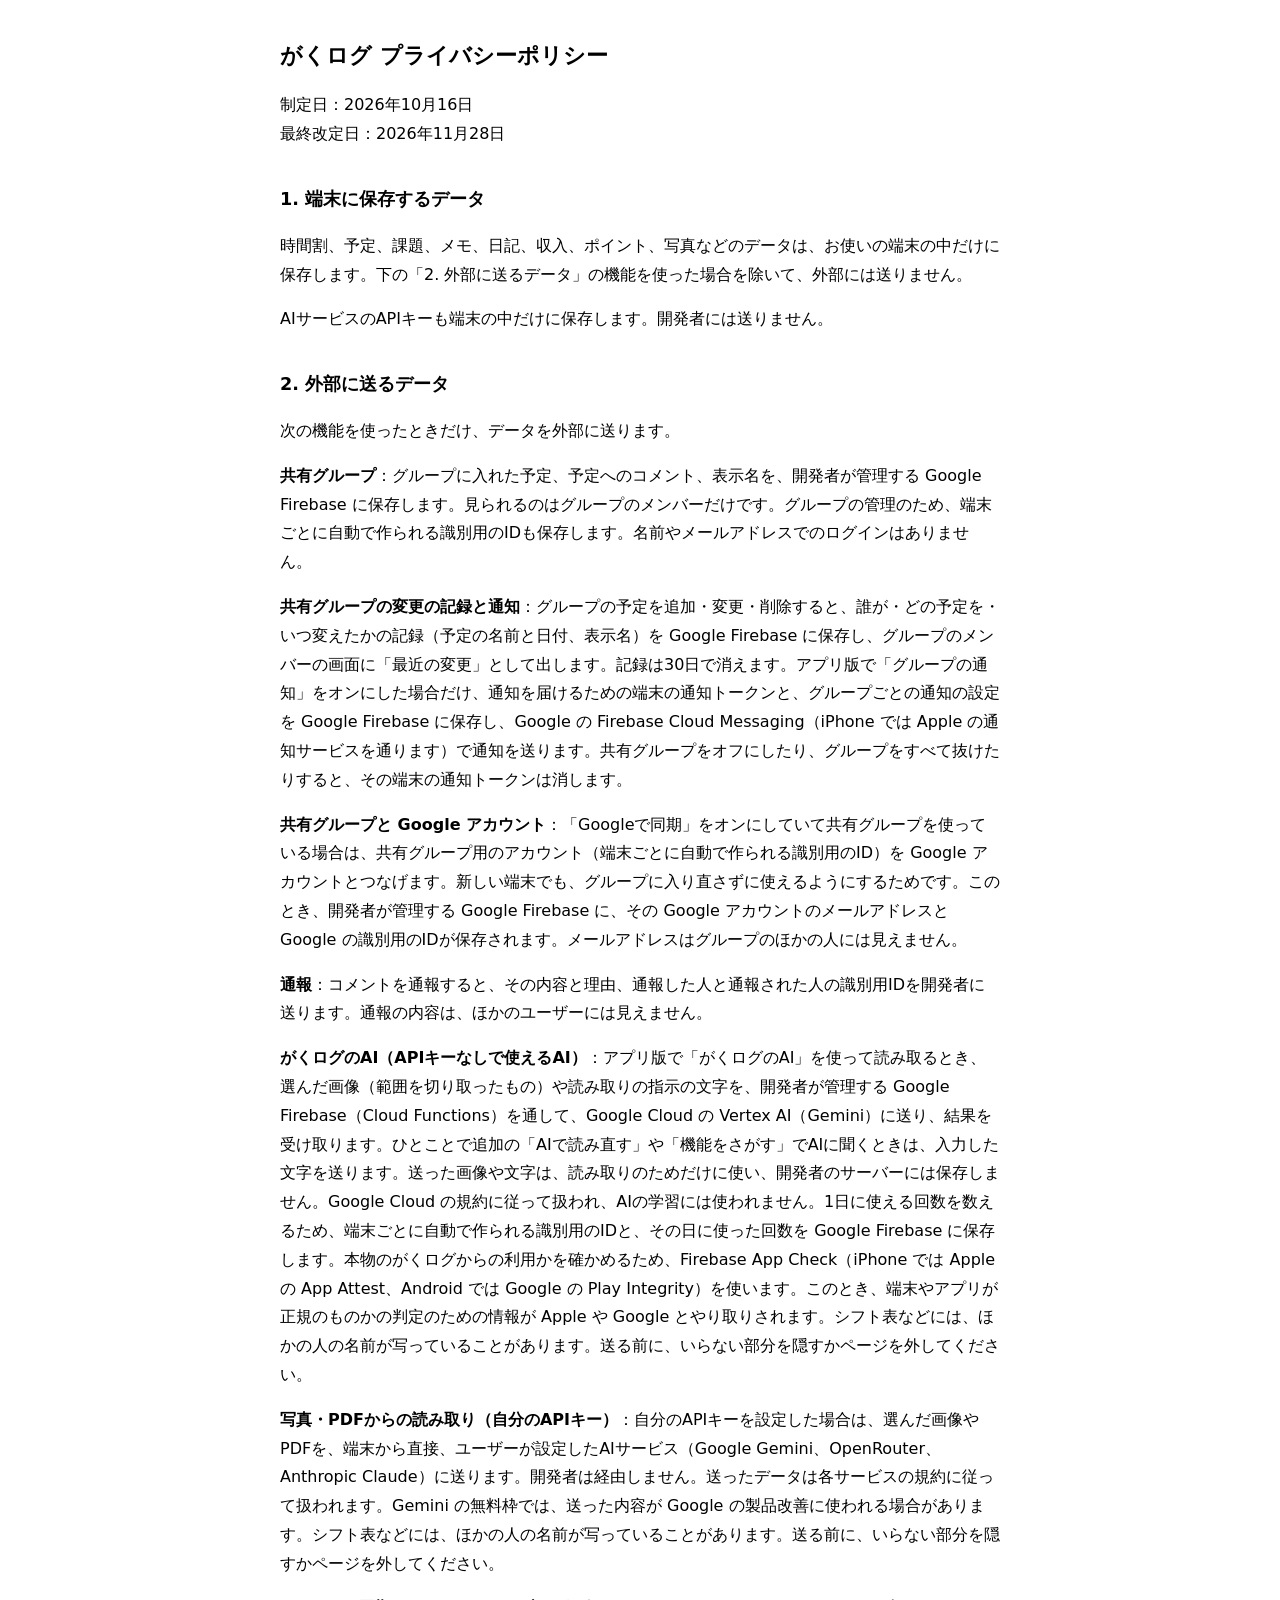
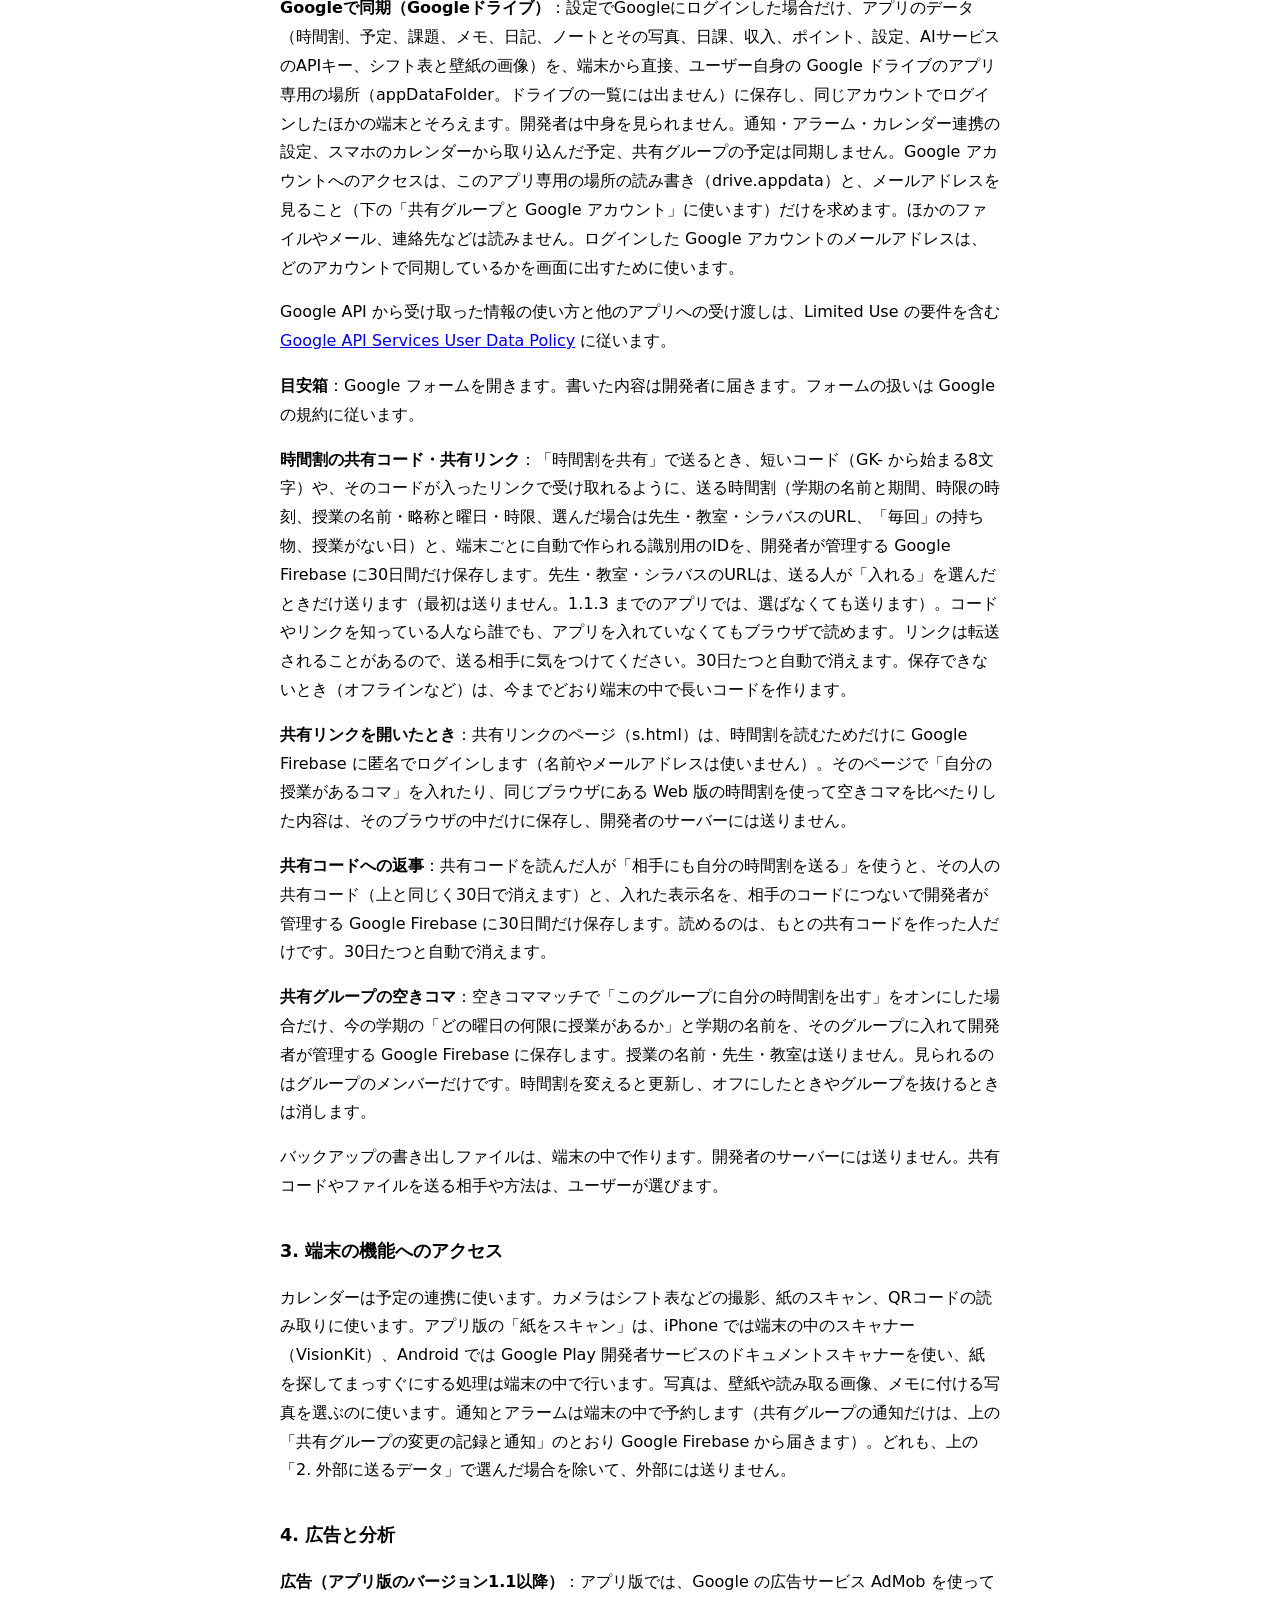
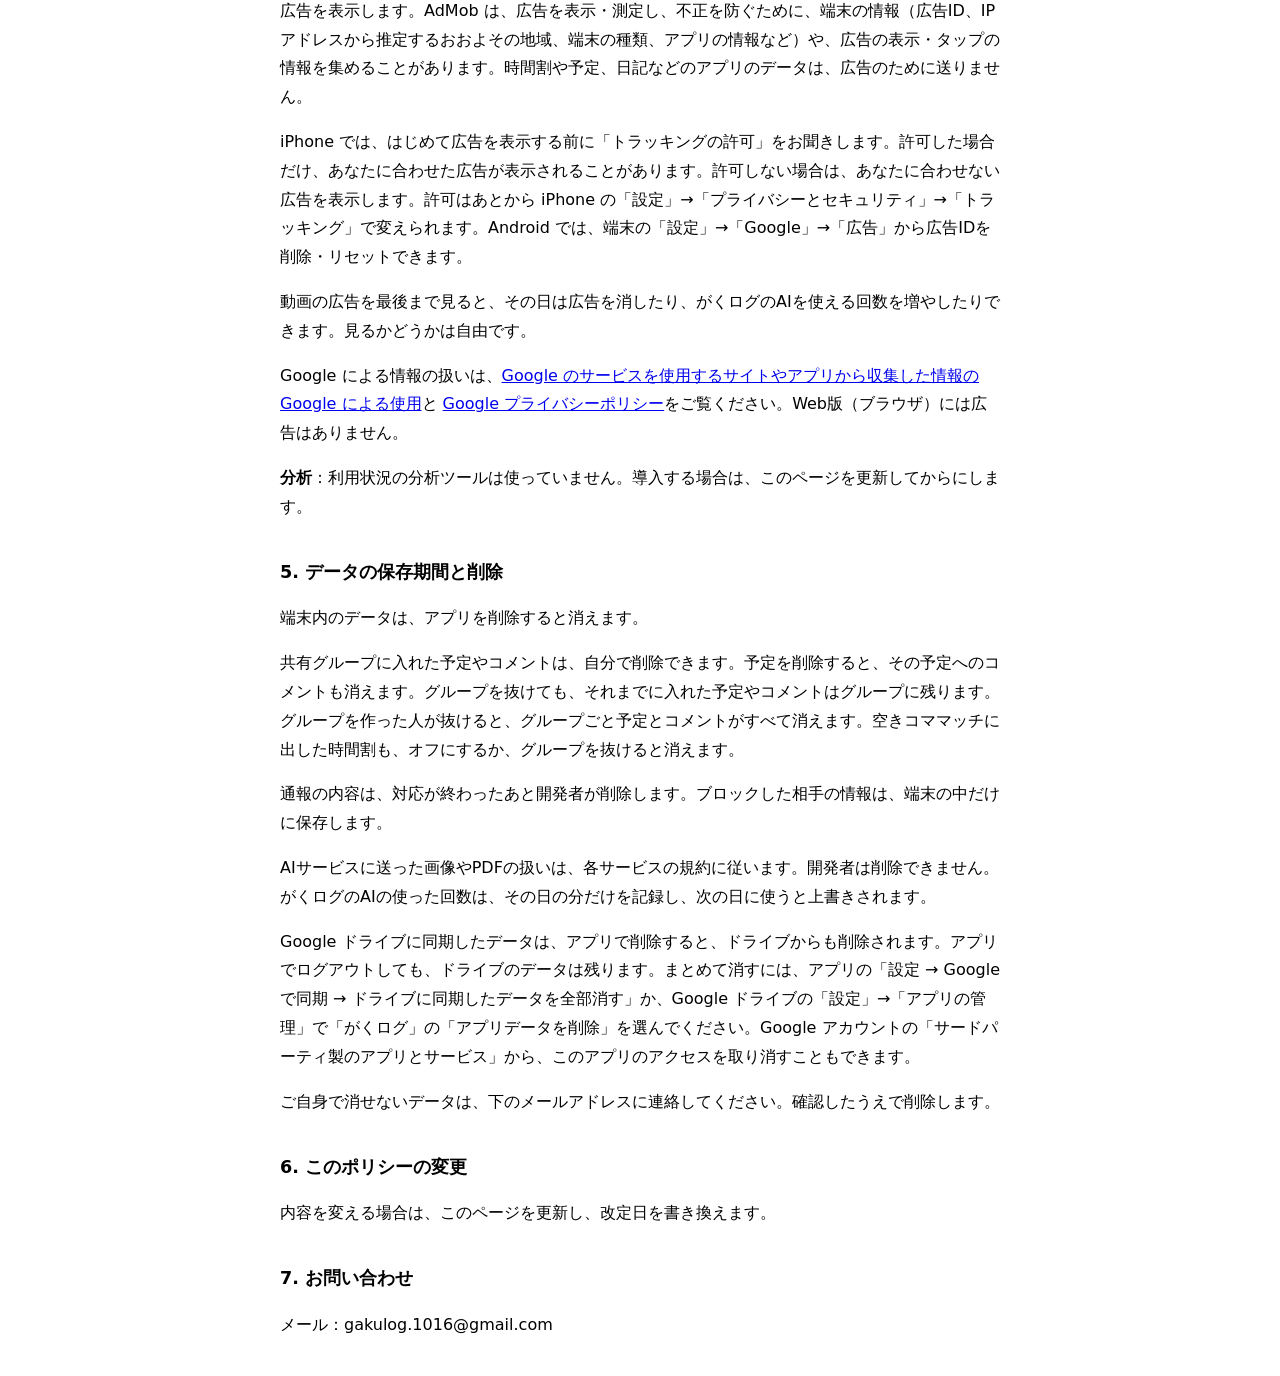
<file: privacy.html>
<!DOCTYPE html>
<html lang="ja">
<head>
<meta charset="utf-8">
<meta name="viewport" content="width=device-width, initial-scale=1">
<title>がくログ プライバシーポリシー</title>
<style>
  body { max-width: 720px; margin: 0 auto; padding: 20px; font-family: system-ui, sans-serif; line-height: 1.8; }
  h1 { font-size: 1.4em; } h2 { font-size: 1.1em; margin-top: 2em; }
</style>
</head>
<body>
<h1>がくログ プライバシーポリシー</h1>
<p>制定日：2026年10月16日<br>最終改定日：2026年11月28日</p>

<h2>1. 端末に保存するデータ</h2>
<p>時間割、予定、課題、メモ、日記、収入、ポイント、写真などのデータは、お使いの端末の中だけに保存します。下の「2. 外部に送るデータ」の機能を使った場合を除いて、外部には送りません。</p>
<p>AIサービスのAPIキーも端末の中だけに保存します。開発者には送りません。</p>

<h2>2. 外部に送るデータ</h2>
<p>次の機能を使ったときだけ、データを外部に送ります。</p>
<p><b>共有グループ</b>：グループに入れた予定、予定へのコメント、表示名を、開発者が管理する Google Firebase に保存します。見られるのはグループのメンバーだけです。グループの管理のため、端末ごとに自動で作られる識別用のIDも保存します。名前やメールアドレスでのログインはありません。</p>
<p><b>共有グループの変更の記録と通知</b>：グループの予定を追加・変更・削除すると、誰が・どの予定を・いつ変えたかの記録（予定の名前と日付、表示名）を Google Firebase に保存し、グループのメンバーの画面に「最近の変更」として出します。記録は30日で消えます。アプリ版で「グループの通知」をオンにした場合だけ、通知を届けるための端末の通知トークンと、グループごとの通知の設定を Google Firebase に保存し、Google の Firebase Cloud Messaging（iPhone では Apple の通知サービスを通ります）で通知を送ります。共有グループをオフにしたり、グループをすべて抜けたりすると、その端末の通知トークンは消します。</p>
<p><b>共有グループと Google アカウント</b>：「Googleで同期」をオンにしていて共有グループを使っている場合は、共有グループ用のアカウント（端末ごとに自動で作られる識別用のID）を Google アカウントとつなげます。新しい端末でも、グループに入り直さずに使えるようにするためです。このとき、開発者が管理する Google Firebase に、その Google アカウントのメールアドレスと Google の識別用のIDが保存されます。メールアドレスはグループのほかの人には見えません。</p>
<p><b>通報</b>：コメントを通報すると、その内容と理由、通報した人と通報された人の識別用IDを開発者に送ります。通報の内容は、ほかのユーザーには見えません。</p>
<p><b>がくログのAI（APIキーなしで使えるAI）</b>：アプリ版で「がくログのAI」を使って読み取るとき、選んだ画像（範囲を切り取ったもの）や読み取りの指示の文字を、開発者が管理する Google Firebase（Cloud Functions）を通して、Google Cloud の Vertex AI（Gemini）に送り、結果を受け取ります。ひとことで追加の「AIで読み直す」や「機能をさがす」でAIに聞くときは、入力した文字を送ります。送った画像や文字は、読み取りのためだけに使い、開発者のサーバーには保存しません。Google Cloud の規約に従って扱われ、AIの学習には使われません。1日に使える回数を数えるため、端末ごとに自動で作られる識別用のIDと、その日に使った回数を Google Firebase に保存します。本物のがくログからの利用かを確かめるため、Firebase App Check（iPhone では Apple の App Attest、Android では Google の Play Integrity）を使います。このとき、端末やアプリが正規のものかの判定のための情報が Apple や Google とやり取りされます。シフト表などには、ほかの人の名前が写っていることがあります。送る前に、いらない部分を隠すかページを外してください。</p>
<p><b>写真・PDFからの読み取り（自分のAPIキー）</b>：自分のAPIキーを設定した場合は、選んだ画像やPDFを、端末から直接、ユーザーが設定したAIサービス（Google Gemini、OpenRouter、Anthropic Claude）に送ります。開発者は経由しません。送ったデータは各サービスの規約に従って扱われます。Gemini の無料枠では、送った内容が Google の製品改善に使われる場合があります。シフト表などには、ほかの人の名前が写っていることがあります。送る前に、いらない部分を隠すかページを外してください。</p>
<p><b>Googleで同期（Googleドライブ）</b>：設定でGoogleにログインした場合だけ、アプリのデータ（時間割、予定、課題、メモ、日記、ノートとその写真、日課、収入、ポイント、設定、AIサービスのAPIキー、シフト表と壁紙の画像）を、端末から直接、ユーザー自身の Google ドライブのアプリ専用の場所（appDataFolder。ドライブの一覧には出ません）に保存し、同じアカウントでログインしたほかの端末とそろえます。開発者は中身を見られません。通知・アラーム・カレンダー連携の設定、スマホのカレンダーから取り込んだ予定、共有グループの予定は同期しません。Google アカウントへのアクセスは、このアプリ専用の場所の読み書き（drive.appdata）と、メールアドレスを見ること（下の「共有グループと Google アカウント」に使います）だけを求めます。ほかのファイルやメール、連絡先などは読みません。ログインした Google アカウントのメールアドレスは、どのアカウントで同期しているかを画面に出すために使います。</p>
<p>Google API から受け取った情報の使い方と他のアプリへの受け渡しは、Limited Use の要件を含む <a href="https://developers.google.com/terms/api-services-user-data-policy">Google API Services User Data Policy</a> に従います。</p>
<p><b>目安箱</b>：Google フォームを開きます。書いた内容は開発者に届きます。フォームの扱いは Google の規約に従います。</p>
<p><b>時間割の共有コード・共有リンク</b>：「時間割を共有」で送るとき、短いコード（GK- から始まる8文字）や、そのコードが入ったリンクで受け取れるように、送る時間割（学期の名前と期間、時限の時刻、授業の名前・略称と曜日・時限、選んだ場合は先生・教室・シラバスのURL、「毎回」の持ち物、授業がない日）と、端末ごとに自動で作られる識別用のIDを、開発者が管理する Google Firebase に30日間だけ保存します。先生・教室・シラバスのURLは、送る人が「入れる」を選んだときだけ送ります（最初は送りません。1.1.3 までのアプリでは、選ばなくても送ります）。コードやリンクを知っている人なら誰でも、アプリを入れていなくてもブラウザで読めます。リンクは転送されることがあるので、送る相手に気をつけてください。30日たつと自動で消えます。保存できないとき（オフラインなど）は、今までどおり端末の中で長いコードを作ります。</p>
<p><b>共有リンクを開いたとき</b>：共有リンクのページ（s.html）は、時間割を読むためだけに Google Firebase に匿名でログインします（名前やメールアドレスは使いません）。そのページで「自分の授業があるコマ」を入れたり、同じブラウザにある Web 版の時間割を使って空きコマを比べたりした内容は、そのブラウザの中だけに保存し、開発者のサーバーには送りません。</p>
<p><b>共有コードへの返事</b>：共有コードを読んだ人が「相手にも自分の時間割を送る」を使うと、その人の共有コード（上と同じく30日で消えます）と、入れた表示名を、相手のコードにつないで開発者が管理する Google Firebase に30日間だけ保存します。読めるのは、もとの共有コードを作った人だけです。30日たつと自動で消えます。</p>
<p><b>共有グループの空きコマ</b>：空きコママッチで「このグループに自分の時間割を出す」をオンにした場合だけ、今の学期の「どの曜日の何限に授業があるか」と学期の名前を、そのグループに入れて開発者が管理する Google Firebase に保存します。授業の名前・先生・教室は送りません。見られるのはグループのメンバーだけです。時間割を変えると更新し、オフにしたときやグループを抜けるときは消します。</p>
<p>バックアップの書き出しファイルは、端末の中で作ります。開発者のサーバーには送りません。共有コードやファイルを送る相手や方法は、ユーザーが選びます。</p>

<h2>3. 端末の機能へのアクセス</h2>
<p>カレンダーは予定の連携に使います。カメラはシフト表などの撮影、紙のスキャン、QRコードの読み取りに使います。アプリ版の「紙をスキャン」は、iPhone では端末の中のスキャナー（VisionKit）、Android では Google Play 開発者サービスのドキュメントスキャナーを使い、紙を探してまっすぐにする処理は端末の中で行います。写真は、壁紙や読み取る画像、メモに付ける写真を選ぶのに使います。通知とアラームは端末の中で予約します（共有グループの通知だけは、上の「共有グループの変更の記録と通知」のとおり Google Firebase から届きます）。どれも、上の「2. 外部に送るデータ」で選んだ場合を除いて、外部には送りません。</p>

<h2>4. 広告と分析</h2>
<p><b>広告（アプリ版のバージョン1.1以降）</b>：アプリ版では、Google の広告サービス AdMob を使って広告を表示します。AdMob は、広告を表示・測定し、不正を防ぐために、端末の情報（広告ID、IPアドレスから推定するおおよその地域、端末の種類、アプリの情報など）や、広告の表示・タップの情報を集めることがあります。時間割や予定、日記などのアプリのデータは、広告のために送りません。</p>
<p>iPhone では、はじめて広告を表示する前に「トラッキングの許可」をお聞きします。許可した場合だけ、あなたに合わせた広告が表示されることがあります。許可しない場合は、あなたに合わせない広告を表示します。許可はあとから iPhone の「設定」→「プライバシーとセキュリティ」→「トラッキング」で変えられます。Android では、端末の「設定」→「Google」→「広告」から広告IDを削除・リセットできます。</p>
<p>動画の広告を最後まで見ると、その日は広告を消したり、がくログのAIを使える回数を増やしたりできます。見るかどうかは自由です。</p>
<p>Google による情報の扱いは、<a href="https://policies.google.com/technologies/partner-sites?hl=ja">Google のサービスを使用するサイトやアプリから収集した情報の Google による使用</a>と <a href="https://policies.google.com/privacy?hl=ja">Google プライバシーポリシー</a>をご覧ください。Web版（ブラウザ）には広告はありません。</p>
<p><b>分析</b>：利用状況の分析ツールは使っていません。導入する場合は、このページを更新してからにします。</p>

<h2>5. データの保存期間と削除</h2>
<p>端末内のデータは、アプリを削除すると消えます。</p>
<p>共有グループに入れた予定やコメントは、自分で削除できます。予定を削除すると、その予定へのコメントも消えます。グループを抜けても、それまでに入れた予定やコメントはグループに残ります。グループを作った人が抜けると、グループごと予定とコメントがすべて消えます。空きコママッチに出した時間割も、オフにするか、グループを抜けると消えます。</p>
<p>通報の内容は、対応が終わったあと開発者が削除します。ブロックした相手の情報は、端末の中だけに保存します。</p>
<p>AIサービスに送った画像やPDFの扱いは、各サービスの規約に従います。開発者は削除できません。がくログのAIの使った回数は、その日の分だけを記録し、次の日に使うと上書きされます。</p>
<p>Google ドライブに同期したデータは、アプリで削除すると、ドライブからも削除されます。アプリでログアウトしても、ドライブのデータは残ります。まとめて消すには、アプリの「設定 → Googleで同期 → ドライブに同期したデータを全部消す」か、Google ドライブの「設定」→「アプリの管理」で「がくログ」の「アプリデータを削除」を選んでください。Google アカウントの「サードパーティ製のアプリとサービス」から、このアプリのアクセスを取り消すこともできます。</p>
<p>ご自身で消せないデータは、下のメールアドレスに連絡してください。確認したうえで削除します。</p>

<h2>6. このポリシーの変更</h2>
<p>内容を変える場合は、このページを更新し、改定日を書き換えます。</p>

<h2>7. お問い合わせ</h2>
<p>メール：gakulog.1016@gmail.com</p>
</body>
</html>
</file>
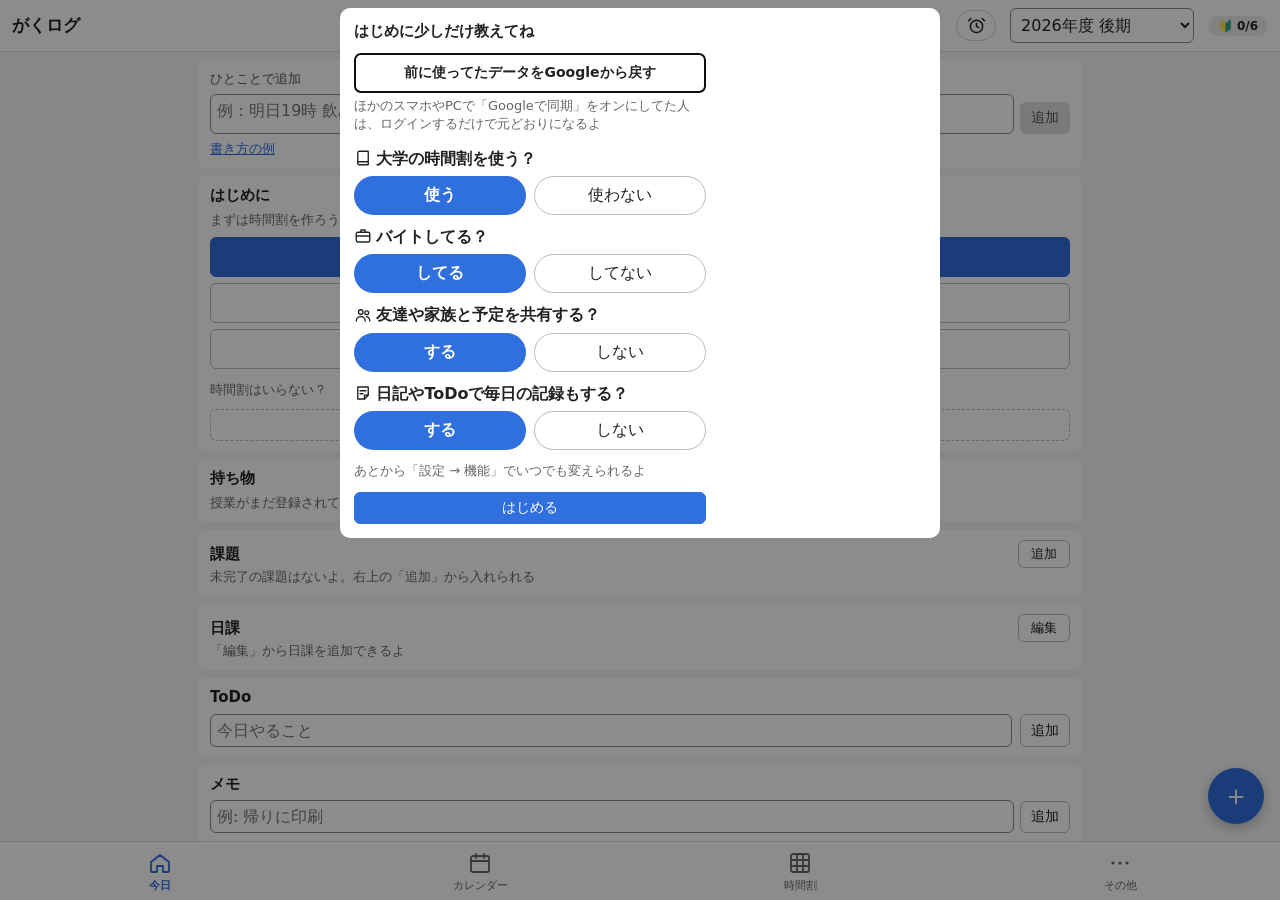
<file: purple.html>
<!DOCTYPE html>
<html lang="ja">
<head>
<meta charset="UTF-8">
<meta name="viewport" content="width=device-width,initial-scale=1">
<meta name="apple-mobile-web-app-title" content="がくログ">
<link rel="apple-touch-icon" href="icon-purple.png">
<title>がくログ</title>
<style>
  html, body { margin: 0; height: 100%; }
  iframe { display: block; width: 100%; height: 100%; border: 0; }
</style>
</head>
<body>
<iframe src="./" title="がくログ"></iframe>
</body>
</html>
</file>
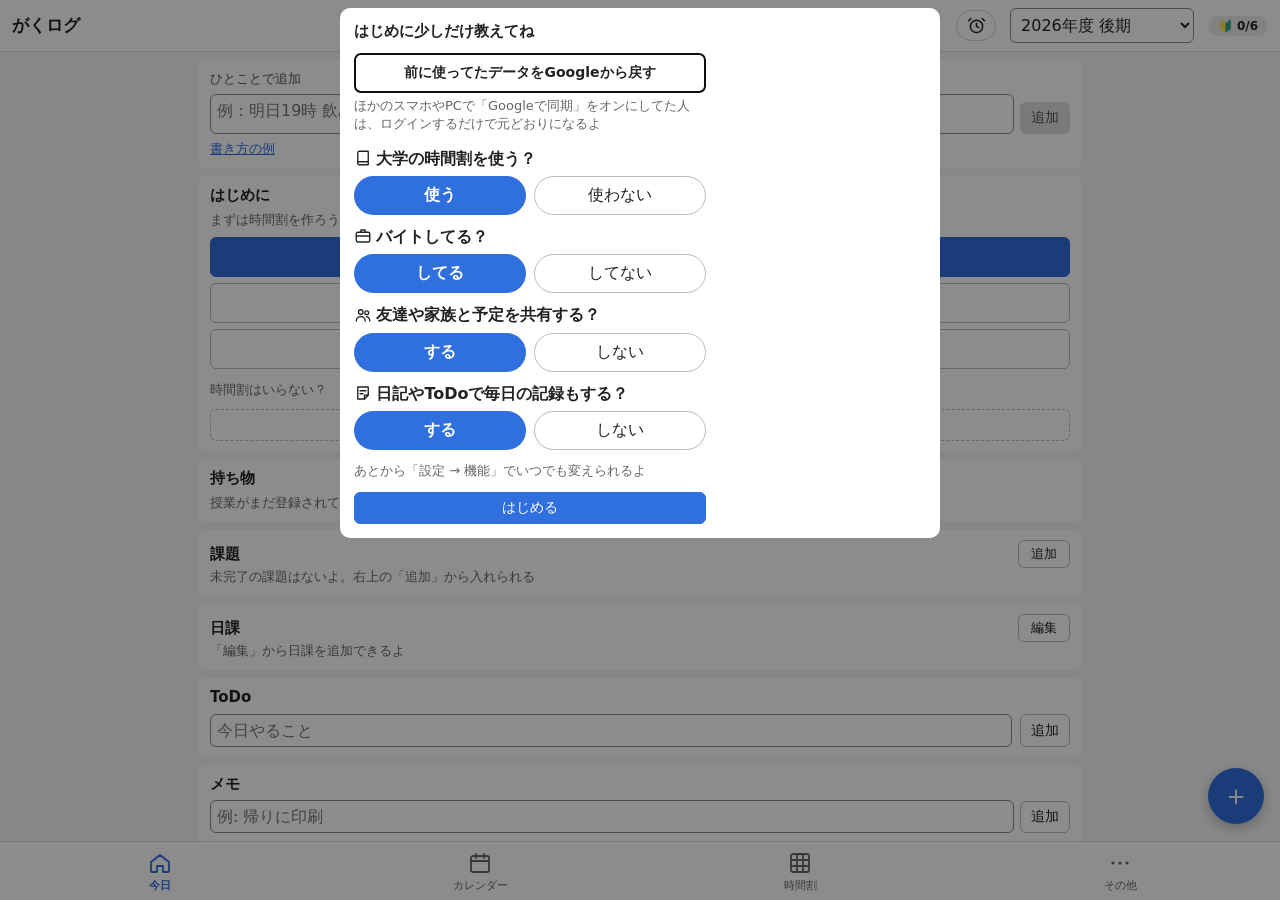
<file: red.html>
<!DOCTYPE html>
<html lang="ja">
<head>
<meta charset="UTF-8">
<meta name="viewport" content="width=device-width,initial-scale=1">
<meta name="apple-mobile-web-app-title" content="がくログ">
<link rel="apple-touch-icon" href="icon-red.png">
<title>がくログ</title>
<style>
  html, body { margin: 0; height: 100%; }
  iframe { display: block; width: 100%; height: 100%; border: 0; }
</style>
</head>
<body>
<iframe src="./" title="がくログ"></iframe>
</body>
</html>
</file>
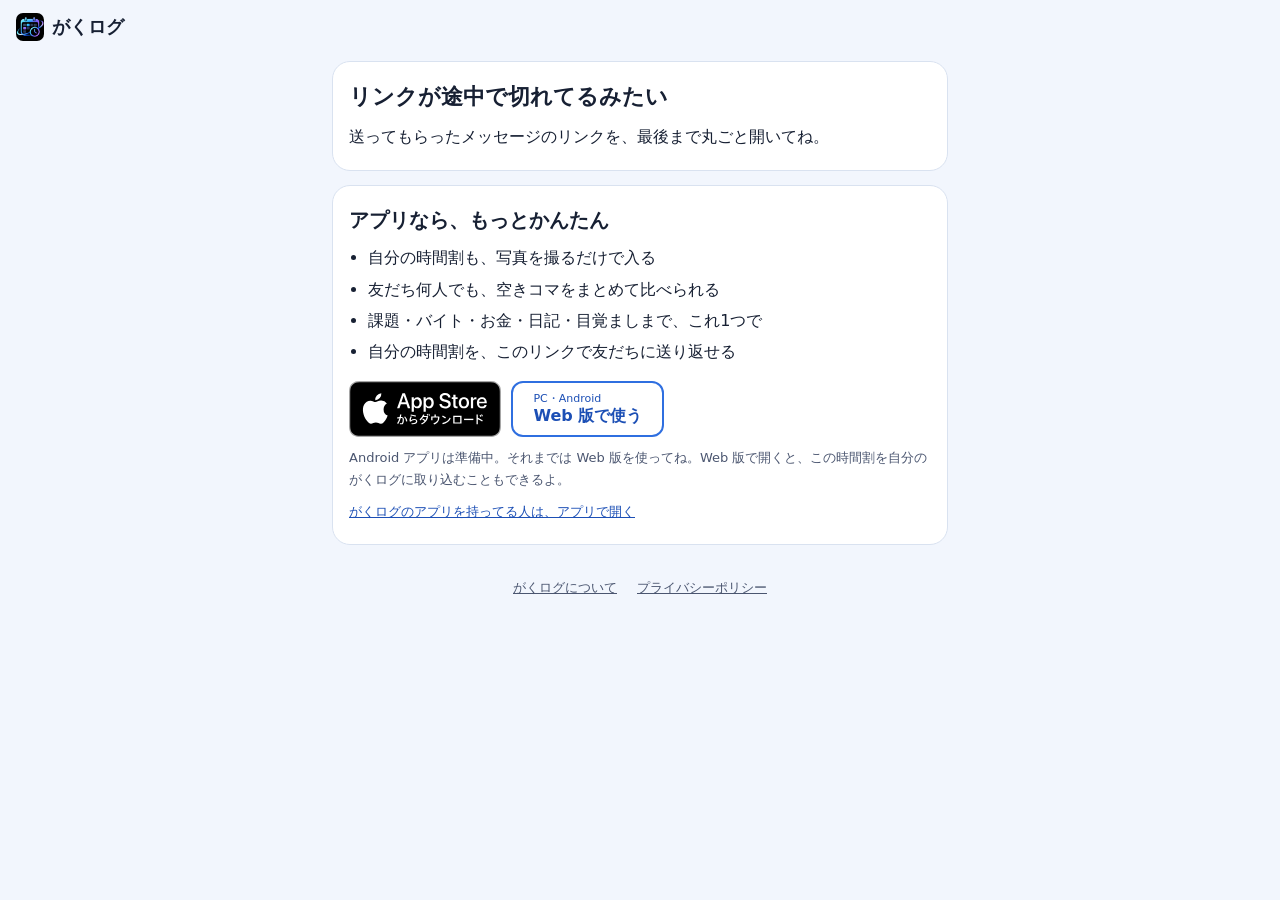
<file: s.html>
<!doctype html>
<html lang="ja">
<head>
<meta charset="utf-8">
<meta name="viewport" content="width=device-width, initial-scale=1, viewport-fit=cover">
<meta name="robots" content="noindex">
<meta name="referrer" content="no-referrer">
<title>友だちから時間割が届いたよ｜がくログ</title>
<meta name="description" content="開くと時間割が見られて、自分との空きコマも比べられるよ（アプリなしでOK）">
<meta property="og:title" content="友だちから時間割が届いたよ｜がくログ">
<meta property="og:description" content="開くと時間割が見られて、自分との空きコマも比べられるよ（アプリなしでOK）">
<meta property="og:image" content="https://akkeymorimori-sketch.github.io/jikanwari/share-og.png">
<meta property="og:image:width" content="1200">
<meta property="og:image:height" content="630">
<meta property="og:type" content="website">
<meta property="og:site_name" content="がくログ">
<meta name="twitter:card" content="summary_large_image">
<link rel="icon" href="icon-192.png">
<link rel="apple-touch-icon" href="apple-touch-icon.png">
<link rel="stylesheet" href="share-view.css?v=3">
</head>
<body>
<header class="svTop">
  <a class="svBrand" href="https://akkeymorimori-sketch.github.io/gakulog/"><img src="icon-192.png" alt="" width="28" height="28">がくログ</a>
</header>

<main>
  <section class="svCard" id="svTheirs">
    <h1 id="svTitle">時間割を読んでるよ…</h1>
    <p class="svSub" id="svSub"></p>
    <p class="svMsg" id="svMsg" role="status"></p>
    <button type="button" class="svBtn" id="svRetry" hidden>もう一度読む</button>
    <div class="svWrap" id="svGridWrap" hidden><table class="svGrid" id="svGrid"></table></div>
    <p class="svNote" id="svLegend" hidden></p>
    <div id="svExtra"></div>
  </section>

  <section class="svCard" id="svCompare" hidden>
    <h2>自分と空きコマを比べる</h2>
    <p class="svSub" id="svCmpHint">自分の授業があるコマを、上の表でタップしてね。2人とも空いてるコマに緑の点線がつくよ。入れた内容はこのスマホの中だけに残って、どこにも送られないよ。</p>
    <div class="svRow">
      <button type="button" class="svBtn" id="svUseMine" hidden>がくログ（Web 版）の自分の時間割で比べる</button>
      <button type="button" class="svBtn svGhost" id="svClear">自分のコマを全部消す</button>
    </div>
  </section>

  <section class="svCard svCta" id="svCta">
    <h2>アプリなら、もっとかんたん</h2>
    <ul class="svPoints">
      <li>自分の時間割も、写真を撮るだけで入る</li>
      <li>友だち何人でも、空きコマをまとめて比べられる</li>
      <li>課題・バイト・お金・日記・目覚ましまで、これ1つで</li>
      <li>自分の時間割を、このリンクで友だちに送り返せる</li>
    </ul>
    <div class="svGet">
      <a class="svStore" href="https://apps.apple.com/jp/app/id6822575777"><img src="appstore-badge-ja.svg" alt="App Storeからダウンロード（iPhone 版）" width="152" height="56"></a>
      <a class="svWeb" id="svWebLink" href="./"><small>PC・Android</small>Web 版で使う</a>
    </div>
    <p class="svNote">Android アプリは準備中。それまでは Web 版を使ってね。Web 版で開くと、この時間割を自分のがくログに取り込むこともできるよ。</p>
    <p class="svNote"><a id="svAppLink" href="gakulog://share">がくログのアプリを持ってる人は、アプリで開く</a></p>
  </section>
</main>

<footer class="svFoot">
  <a href="https://akkeymorimori-sketch.github.io/gakulog/">がくログについて</a>
  <a href="privacy.html">プライバシーポリシー</a>
</footer>
<script src="share-view.js?v=3"></script>
</body>
</html>
</file>
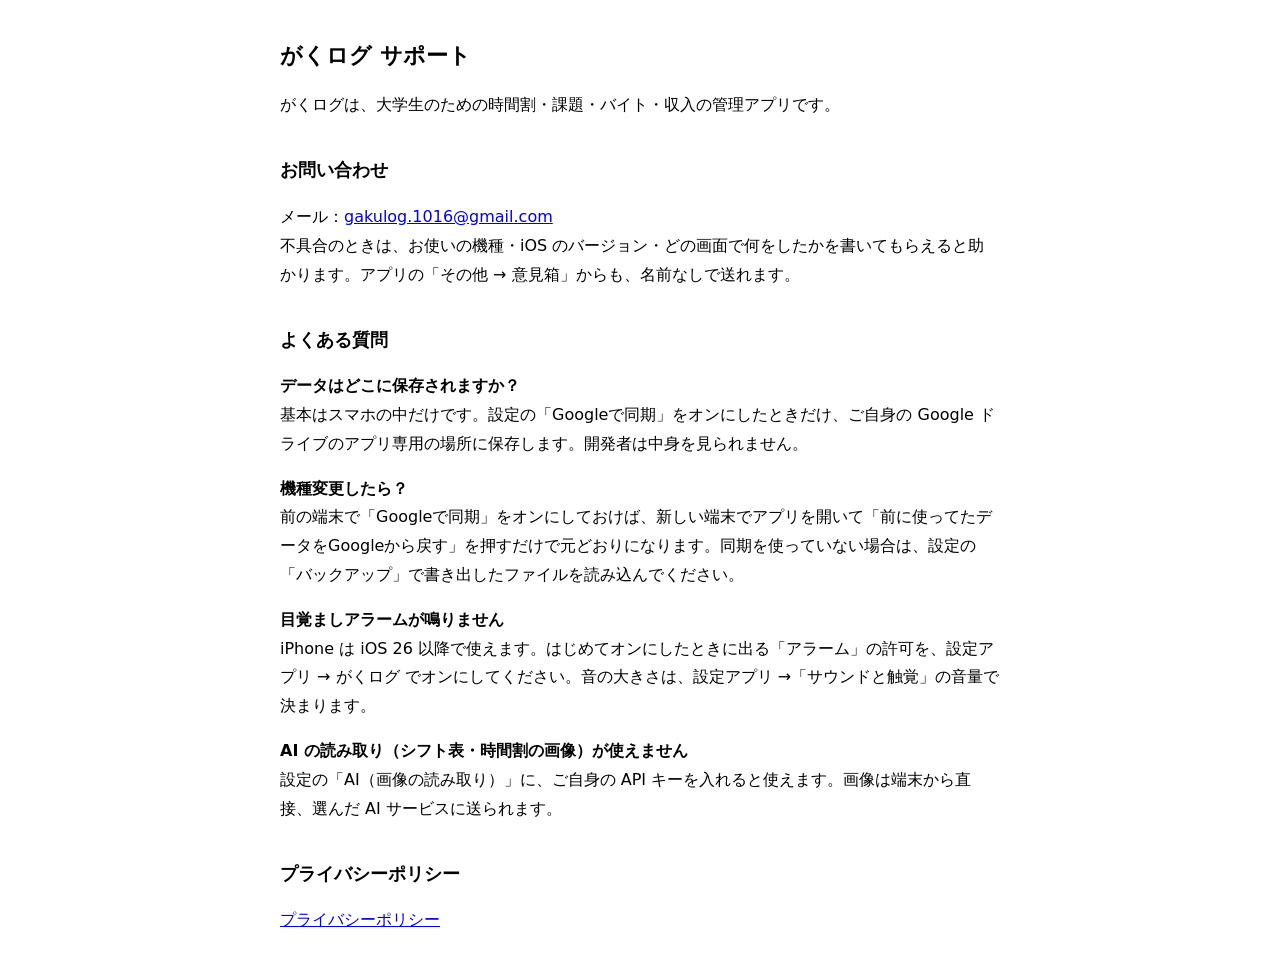
<file: support.html>
<!DOCTYPE html>
<html lang="ja">
<head>
<meta charset="utf-8">
<meta name="viewport" content="width=device-width, initial-scale=1">
<title>がくログ サポート</title>
<style>
  body { max-width: 720px; margin: 0 auto; padding: 20px; font-family: system-ui, sans-serif; line-height: 1.8; }
  h1 { font-size: 1.4em; } h2 { font-size: 1.1em; margin-top: 2em; }
  dt { font-weight: bold; margin-top: 1em; } dd { margin-left: 0; }
</style>
</head>
<body>
<h1>がくログ サポート</h1>
<p>がくログは、大学生のための時間割・課題・バイト・収入の管理アプリです。</p>

<h2>お問い合わせ</h2>
<p>メール：<a href="mailto:gakulog.1016@gmail.com">gakulog.1016@gmail.com</a><br>
不具合のときは、お使いの機種・iOS のバージョン・どの画面で何をしたかを書いてもらえると助かります。アプリの「その他 → 意見箱」からも、名前なしで送れます。</p>

<h2>よくある質問</h2>
<dl>
  <dt>データはどこに保存されますか？</dt>
  <dd>基本はスマホの中だけです。設定の「Googleで同期」をオンにしたときだけ、ご自身の Google ドライブのアプリ専用の場所に保存します。開発者は中身を見られません。</dd>
  <dt>機種変更したら？</dt>
  <dd>前の端末で「Googleで同期」をオンにしておけば、新しい端末でアプリを開いて「前に使ってたデータをGoogleから戻す」を押すだけで元どおりになります。同期を使っていない場合は、設定の「バックアップ」で書き出したファイルを読み込んでください。</dd>
  <dt>目覚ましアラームが鳴りません</dt>
  <dd>iPhone は iOS 26 以降で使えます。はじめてオンにしたときに出る「アラーム」の許可を、設定アプリ → がくログ でオンにしてください。音の大きさは、設定アプリ →「サウンドと触覚」の音量で決まります。</dd>
  <dt>AI の読み取り（シフト表・時間割の画像）が使えません</dt>
  <dd>設定の「AI（画像の読み取り）」に、ご自身の API キーを入れると使えます。画像は端末から直接、選んだ AI サービスに送られます。</dd>
</dl>

<h2>プライバシーポリシー</h2>
<p><a href="privacy.html">プライバシーポリシー</a></p>
</body>
</html>
</file>
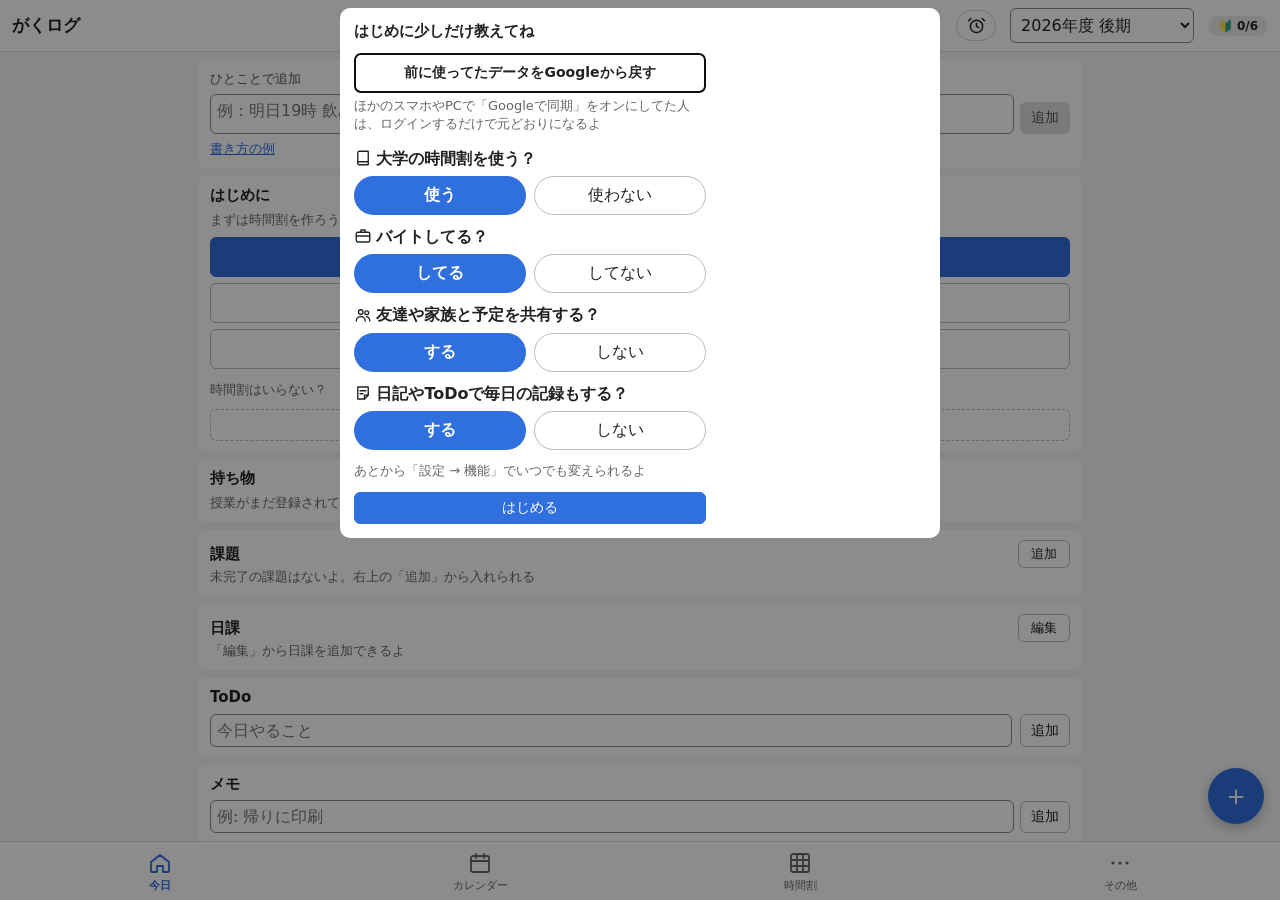
<file: yellow.html>
<!DOCTYPE html>
<html lang="ja">
<head>
<meta charset="UTF-8">
<meta name="viewport" content="width=device-width,initial-scale=1">
<meta name="apple-mobile-web-app-title" content="がくログ">
<link rel="apple-touch-icon" href="icon-yellow.png">
<title>がくログ</title>
<style>
  html, body { margin: 0; height: 100%; }
  iframe { display: block; width: 100%; height: 100%; border: 0; }
</style>
</head>
<body>
<iframe src="./" title="がくログ"></iframe>
</body>
</html>
</file>
<file: style.css>
* { box-sizing: border-box; }
[hidden] { display: none !important; }

/* ===== 色 ===== */
:root {
  color-scheme: light dark;
  --font: system-ui, "Hiragino Sans", "Noto Sans JP", sans-serif;
  --bg: #f4f5f7; --surface: #fff; --text: #222; --sub: #555; --muted: #666;
  --line: #ddd; --line-soft: #eee; --border: #bbb;
  /* 入力欄の枠とスイッチ（オフ）の色。どこに入力欄があるか分かるように、背景と3:1以上 */
  --ctl-border: #8a8a8a;
  --accent: #2f6fde; --accent-strong: #2f6fde; --on-accent: #fff;
  --accent-soft: #f3f7ff; --course: #e3ecfb; --today: #eef4ff; --head: #ddd;
  --danger: #c33; --ok: #2a7d3a; --over: #c92a2a; --soon: #c2410c;
  --tag-bg: #e7f5ff; --tag-fg: #1864ab; --tagn-bg: #fff4e6; --tagn-fg: #c2410c;
  --item-fg: #8a3b00; --badge-item: #e8590c; --badge-task: #7048e8;
  --toast-bg: #333; --toast-fg: #fff; --toast-link: #8fb8ff;
  --backdrop: rgba(0, 0, 0, .45);
  --tabbar-h: 58px;
}
@media (prefers-color-scheme: dark) {
  :root {
    --bg: #121316; --surface: #1d1f24; --text: #e8e8ea; --sub: #b5b8bf; --muted: #9a9ea6;
    --line: #33363d; --line-soft: #2a2d33; --border: #4a4e57;
    --ctl-border: #6e7380;
    --accent: #7aa5ff; --accent-strong: #3366cc; --on-accent: #fff;
    --accent-soft: #1f2a40; --course: #24324d; --today: #1a2233; --head: #2c2f36;
    --danger: #ff6b6b; --ok: #51cf66; --over: #ff6b6b; --soon: #ffa94d;
    --tag-bg: #1c3550; --tag-fg: #a5d8ff; --tagn-bg: #3d2a14; --tagn-fg: #ffc078;
    --item-fg: #ffc078; --badge-item: #d9480f; --badge-task: #6741d9;
    --toast-bg: #2c2f36; --toast-fg: #e8e8ea; --toast-link: #8fb8ff;
    --backdrop: rgba(0, 0, 0, .6);
  }
}

/* ===== テーマ：文字 ===== */
:root[data-font="maru"] { --font: "Hiragino Maru Gothic ProN", "Zen Maru Gothic", system-ui, sans-serif; }
:root[data-font="mincho"] { --font: "Hiragino Mincho ProN", "Yu Mincho", "Noto Serif JP", serif; }

/* ===== テーマ：色 ===== */
:root[data-color="green"] {
  --accent: #2a7d3a; --accent-strong: #2a7d3a; --accent-soft: #ebfbee;
  --course: #d3f9d8; --today: #ebfbee; --tag-bg: #ebfbee; --tag-fg: #2a7d3a;
}
:root[data-color="pink"] {
  --accent: #d6336c; --accent-strong: #d6336c; --accent-soft: #fff0f6;
  --course: #ffdeeb; --today: #fff0f6; --tag-bg: #fff0f6; --tag-fg: #c2255c;
}
:root[data-color="red"] {
  --accent: #e03131; --accent-strong: #e03131; --accent-soft: #fff5f5;
  --course: #ffe3e3; --today: #fff5f5; --tag-bg: #fff5f5; --tag-fg: #c92a2a;
}
:root[data-color="purple"] {
  --accent: #7048e8; --accent-strong: #7048e8; --accent-soft: #f3f0ff;
  --course: #e5dbff; --today: #f3f0ff; --tag-bg: #f3f0ff; --tag-fg: #5f3dc4;
}
:root[data-color="yellow"] {
  --accent: #b35c00; --accent-strong: #fab005; --on-accent: #222; --accent-soft: #fff9db;
  --course: #fff3bf; --today: #fff9db; --tag-bg: #fff9db; --tag-fg: #8f4a00;
}
:root[data-color="gray"] {
  --accent: #495057; --accent-strong: #495057; --accent-soft: #f1f3f5;
  --course: #e9ecef; --today: #f1f3f5; --tag-bg: #f1f3f5; --tag-fg: #343a40;
}
@media (prefers-color-scheme: dark) {
  :root[data-color="green"] {
    --accent: #69db7c; --accent-strong: #2a7d3a; --accent-soft: #1b2e20;
    --course: #1f3a26; --today: #17241b; --tag-bg: #1f3a26; --tag-fg: #b2f2bb;
  }
  :root[data-color="pink"] {
    --accent: #faa2c1; --accent-strong: #c2255c; --accent-soft: #3a1d2a;
    --course: #4a2235; --today: #2a1820; --tag-bg: #4a2235; --tag-fg: #fcc2d7;
  }
  :root[data-color="red"] {
    --accent: #ff8787; --accent-strong: #e03131; --accent-soft: #3a1b1b;
    --course: #4a2222; --today: #2a1616; --tag-bg: #4a2222; --tag-fg: #ffc9c9;
  }
  :root[data-color="purple"] {
    --accent: #b197fc; --accent-strong: #7048e8; --accent-soft: #26203d;
    --course: #33295a; --today: #1e1a30; --tag-bg: #33295a; --tag-fg: #d0bfff;
  }
  :root[data-color="yellow"] {
    --accent: #ffd43b; --accent-strong: #fab005; --on-accent: #222; --accent-soft: #3a3214;
    --course: #4a3f12; --today: #2a2510; --tag-bg: #4a3f12; --tag-fg: #ffec99;
  }
  :root[data-color="gray"] {
    --accent: #ced4da; --accent-strong: #5c636a; --accent-soft: #2a2d33;
    --course: #343a40; --today: #212429; --tag-bg: #343a40; --tag-fg: #dee2e6;
  }
}

/* ===== 基本 ===== */
body {
  margin: 0;
  font-family: var(--font);
  background: var(--bg);
  color: var(--text);
}
/* ダイアログ中は後ろの画面を固定 */
body.lock { position: fixed; left: 0; right: 0; overflow: hidden; }

header {
  display: flex; gap: 8px; align-items: center;
  padding: calc(8px + env(safe-area-inset-top)) 12px 8px;
  background: var(--surface); border-bottom: 1px solid var(--line);
  position: sticky; top: 0; z-index: 2;
}
h1 { font-size: 17px; margin: 0 auto 0 0; white-space: nowrap; }
h2 { font-size: 15px; margin: 0 0 6px; }
h2 small, h3 small { font-weight: normal; color: var(--sub); font-size: 12px; margin-left: 4px; }
h3 small.alert { color: var(--over); font-weight: bold; }
h2[tabindex]:focus { outline: none; }
/* フォーカスの枠：キーボード（Tab）で操作しているときだけ、黄色と黒の二重の枠を出す（どの色の上でも見える。デジタル庁デザインシステムの形）。
   指で触っているときは html.kbd が付かないので、今までどおり何も出ない。見出し（tabindex="-1"）は開いたときの置き場なので出さない */
html.kbd :focus-visible:not([tabindex="-1"]) { outline: 3px solid #000 !important; outline-offset: 2px !important; box-shadow: 0 0 0 2px #ffd43b !important; }
h3 { margin: 8px 0 0; font-size: 14px; }
#termSelect { width: auto; max-width: 60%; min-width: 0; }

button {
  font: inherit; font-size: 14px; padding: 6px 10px;
  border: 1px solid var(--border); border-radius: 6px;
  background: var(--surface); color: var(--text); cursor: pointer;
}
/* 無効・ロック中：半透明にすると元が薄い色だと読めなくなるので、読める薄い色＋点線の枠にする */
/* 押せない理由を出すボタン（aria-disabled）も、見た目は無効と同じ */
button:is(:disabled, [aria-disabled="true"]) { color: var(--muted); border-style: dashed; cursor: default; }
button.primary:is(:disabled, [aria-disabled="true"]) { background: var(--line); border-color: var(--line); color: var(--sub); }
/* 押せない理由を出すチェック：箱は灰色に、横の文字は薄い色（読める濃さ）に */
input[type="checkbox"][aria-disabled="true"] { filter: grayscale(1); cursor: default; }
label:has(> input[type="checkbox"][aria-disabled="true"]) { color: var(--muted); }
button.primary { background: var(--accent-strong); color: var(--on-accent); border-color: var(--accent-strong); }
button.danger { color: var(--danger); border-color: var(--danger); }
input, textarea, select {
  font: inherit; font-size: 16px; padding: 6px;
  border: 1px solid var(--ctl-border); border-radius: 6px; width: 100%;
  background: var(--surface); color: var(--text);
}
input[type=checkbox] { width: auto; accent-color: var(--accent-strong); }
input[type=date] { min-width: 0; }
a { color: var(--accent); }

main { max-width: 900px; margin: 0 auto; padding: 8px; }
.card { background: var(--surface); border-radius: 8px; padding: 10px 12px; margin-bottom: 8px; }
/* カードの先頭の見出しは、h2 でも h3 でも同じ大きさ・余白に */
.card > h2:first-child, .card > h3:first-child { font-size: 15px; margin: 0 0 6px; }
/* 今日の画面：中身がないときの「なし」は出さず、見出しと入力欄だけにする */
#view-today .card li.muted:only-child { display: none; }
#noteCard:has(#noteList > li.muted:only-child) :is(> .hint, .hintQ) { display: none; }
.muted { color: var(--muted); font-size: 13px; margin: 0; }
.hint { color: var(--muted); font-size: 13px; margin: 0; }
.ok { color: var(--ok); font-weight: bold; margin: 4px 0 0; font-size: 13px; }
.start { margin: 0 0 6px; font-size: 14px; color: var(--accent); }

/* ===== 画面（タブ） ===== */
.view { padding-bottom: calc(var(--tabbar-h) + 24px + env(safe-area-inset-bottom) + var(--ad-h, 0px)); }
/* ＋ボタンは「今日」だけなので、そこだけ＋ボタン（56px＋すき間）が重ならないぶん空けておく */
#view-today { padding-bottom: calc(var(--tabbar-h) + 84px + env(safe-area-inset-bottom) + var(--ad-h, 0px)); }
/* 時間割は表を画面のまんなかまで持ってこれるように */
#view-grid { padding-bottom: calc(var(--tabbar-h) + 24px + env(safe-area-inset-bottom) + 15vh + var(--ad-h, 0px)); }

#tabbar {
  position: fixed; left: 0; right: 0; bottom: 0; z-index: 3;
  display: grid; grid-template-columns: repeat(4, 1fr);
  background: var(--surface); border-top: 1px solid var(--line);
  padding-bottom: env(safe-area-inset-bottom);
}
#tabbar button {
  height: var(--tabbar-h); border: none; border-radius: 0; background: none;
  color: var(--muted); font-size: 11px; padding: 6px 0 4px;
  display: flex; flex-direction: column; align-items: center; justify-content: center; gap: 3px;
}
#tabbar button.on { color: var(--accent); font-weight: bold; }
#tabbar svg {
  width: 24px; height: 24px;
  fill: none; stroke: currentColor; stroke-width: 1.8; stroke-linecap: round; stroke-linejoin: round;
}
#tabbar svg circle { fill: currentColor; stroke: none; }

/* はじめにのボタン */
.startBtns { display: flex; flex-direction: column; gap: 6px; margin-top: 8px; }
.startBtns button { padding: 10px; }

/* その他 */
.menu h2 { font-size: 13px; color: var(--sub); font-weight: normal; }
.menu button {
  width: 100%; text-align: left; padding: 10px 12px;
  display: flex; flex-direction: column; align-items: flex-start; gap: 2px;
}
.menu button + button { margin-top: 6px; }
.menu button small { color: var(--muted); font-size: 12px; }

/* ===== 次の授業 ===== */
.nc {
  padding: 6px 8px; margin-bottom: 4px; cursor: pointer;
  border-left: 4px solid var(--accent); background: var(--accent-soft); border-radius: 4px;
}
.nc small { color: var(--sub); }
.nc-items { font-size: 13px; color: var(--item-fg); margin-top: 2px; }

/* ===== リスト共通 ===== */
ul { list-style: none; padding: 0; margin: 0; }
li {
  display: flex; justify-content: space-between; align-items: center;
  gap: 6px; padding: 4px 0; border-bottom: 1px solid var(--line-soft);
}
li label { flex: 1; display: flex; gap: 6px; align-items: center; }
.done { text-decoration: line-through; color: var(--muted); }
.tag {
  display: inline-block; font-size: 11px; white-space: nowrap;
  background: var(--tag-bg); color: var(--tag-fg); border-radius: 6px; padding: 0 5px; margin: 0 4px;
}
.tag.next { background: var(--tagn-bg); color: var(--tagn-fg); }
button.tag { border: none; font-size: 12px; padding: 2px 8px; line-height: 1.5; margin: 0 6px 0 0; }
.from { font-size: 12px; color: var(--muted); white-space: nowrap; }
.due { font-size: 12px; color: var(--sub); white-space: nowrap; cursor: pointer; }
li.over .due { color: var(--over); font-weight: bold; }
li.soon .due { color: var(--soon); font-weight: bold; }
.x { border: none; background: none; color: var(--muted); padding: 2px 6px; }
.memo-date { font-size: 12px; color: var(--muted); display: block; }

/* ===== 時間割 ===== */
#grid { display: grid; gap: 3px; }
.head, .pnum { background: var(--head); text-align: center; font-weight: bold; padding: 4px 0; border-radius: 4px; }
.pnum { display: flex; flex-direction: column; align-items: center; justify-content: center; font-size: 13px; }
.pnum small { font-weight: normal; font-size: 10px; color: var(--sub); }
.head.today { background: var(--accent-strong); color: var(--on-accent); }
.cell {
  background: var(--surface); min-height: 64px; min-width: 0; border-radius: 4px; padding: 2px;
  display: flex; flex-direction: column; gap: 2px; cursor: pointer;
}
.cell.today { background: var(--today); }
.cell.joined > .course { flex: 1; }
/* コマの大きさをそろえる：授業1つ（か空き）のコマは中身で高くならない（はみ出す名前は3行・教室は1行で切る）。
   授業が2つ以上のコマだけ、入りきるように行が高くなる */
#grid { --cell-h: 88px; }
.cell.solo { contain: size; overflow: hidden; min-height: 0; }
.cell.solo > .course { flex: 1; min-height: 0; overflow: hidden; }
.cell.solo:not(.joined) > .course b { display: -webkit-box; -webkit-line-clamp: 3; -webkit-box-orient: vertical; overflow: hidden; }
.cell.solo:not(.joined) > .course small { display: block; white-space: nowrap; overflow: hidden; text-overflow: ellipsis; }
.frCell.joined > .frCo { flex: 1; }

/* 画像読み取りの確認。色だけに頼らず「要確認」の文字も添える */
.aiSuspect { outline: 2px dashed #a65a00; outline-offset: 1px; background: color-mix(in srgb, var(--surface) 86%, #f59e0b) !important; }
.aiReview { margin: 10px 0; padding: 10px; border: 1px solid var(--muted); border-radius: 10px; min-width: 0; }
.aiReviewHead { display: flex; flex-wrap: wrap; gap: 6px 12px; justify-content: space-between; align-items: center; }
.aiReviewHead label { font-size: 12px; }
.aiReview ul { margin: 8px 0; padding: 0; list-style: none; }
.aiReview li { display: flex; flex-wrap: wrap; align-items: center; gap: 4px 8px; padding: 6px 0; }
.aiJump { font-size: 12px; border-style: dashed; text-align: left; }
.aiReason { flex: 1 1 140px; font-size: 12px; overflow-wrap: anywhere; }
.aiOkay { font-size: 11px; }
.aiBrief .aiReason { display: none; }
.aiSources { display: flex; gap: 6px; flex-wrap: wrap; }
.aiSources button { font-size: 12px; }
.aiSourceDlg { width: min(96vw, 900px); max-height: 94dvh; padding: 8px; }
.aiSourceDlg img { display: block; width: 100%; height: auto; margin-top: 8px; }
.aiSourceClose { position: sticky; top: 0; }

/* 大学の授業候補 */
.ccEntry { display: flex; align-items: center; flex-wrap: wrap; gap: 6px 12px; margin: 8px 0; }
.ccEntry small { color: var(--muted); font-size: 11px; }
html[data-page-scheme]:not(.hasWall) .ccEntry small { color: var(--page-fg); }
#courseCatalogDlg { width: min(94vw, 600px); padding: 14px; box-sizing: border-box; }
.ccFilters { display: grid; grid-template-columns: 1fr 1fr; gap: 8px; }
.ccFilters label, .ccQuery, .ccDates label { display: flex; flex-direction: column; gap: 3px; font-size: 12px; min-width: 0; }
.ccFilters label:first-child { grid-column: 1 / -1; }
.ccFilters select, .ccQuery input, .ccDates input { width: 100%; min-width: 0; box-sizing: border-box; }
.ccQuery { margin-top: 10px; }
.ccList { padding: 0; margin: 8px 0; list-style: none; }
.ccList li { display: block; padding: 0; margin: 6px 0; }
.ccList button { width: 100%; text-align: left; padding: 10px; }
.ccList :is(b,span,small) { display: block; overflow-wrap: anywhere; }
.ccList span { font-size: 13px; margin-top: 3px; }
.ccList small { color: var(--muted); font-size: 11px; margin-top: 4px; }
.ccSlots { display: flex; flex-wrap: wrap; gap: 6px 14px; }
.ccDates { display: flex; }
.ccDates label { flex: 1; }
.ccBottom { display: flex; flex-wrap: wrap; gap: 8px; padding-top: 12px; margin-top: 12px; border-top: 1px solid var(--muted); }
.noGrid .ccEntry { display: none; }
/* 授業がある一番遅い時限より後の時限は低く（タップで追加はそのままできる） */
.cell.idle { min-height: 36px; }
.pnum.idle { padding: 2px 0; }
.course { background: var(--course); border-radius: 4px; padding: 3px; font-size: 12px; line-height: 1.3; }
.course b { display: block; overflow-wrap: anywhere; }
.course small { color: var(--sub); overflow-wrap: anywhere; }
.badge {
  display: inline-block; color: #fff; border-radius: 8px;
  padding: 0 5px; font-size: 10px; margin: 1px 2px 0 0;
}
.badge.item { background: var(--badge-item); }
.badge.task { background: var(--badge-task); }
.badge.abs { background: var(--over); }

/* ===== 集中講義 ===== */
.contents { display: contents; }
#intCard { margin-top: 8px; }
/* 授業一覧：既存の欠席上限・遅刻換算をまとめて確認 */
/* 時間割／授業一覧、カレンダー／予定一覧／時間軸の切り替え：見た目設定のタブと同じ（枠なし、選んだものを丸い線で囲む）。
   壁紙の上でも読めるように、並び全体はカードと同じ色の帯にのせる */
.courseViewSwitch { display: flex; gap: 4px; margin: 2px 0 10px; padding: 3px; border-radius: 999px; background: var(--surface); }
.courseViewSwitch button { flex: 1 1 0; min-width: 0; min-height: 40px; padding: 6px 4px; border-radius: 999px;
  border: 2px solid transparent; background: transparent; color: var(--text); font-size: 15px; white-space: nowrap; }
.courseViewSwitch button[aria-pressed="true"] { border-color: var(--accent); font-weight: bold; }
.courseOverviewTools button[aria-pressed="true"] {
  border-color: var(--accent); background: var(--accent-soft); color: var(--text); font-weight: bold;
}
.courseOverviewHead { display: flex; flex-wrap: wrap; align-items: baseline; gap: 8px; margin: 8px 0; }
.courseOverviewHead span { font-size: 13px; }
.courseOverviewTools { display: flex; flex-wrap: wrap; gap: 10px; align-items: end; justify-content: space-between; }
.courseOverviewTools button { min-height: 44px; }
.courseOverviewTools label { display: grid; gap: 4px; font-size: 12px; color: var(--sub); }
.courseOverviewTools select { width: auto; min-height: 44px; font-size: 14px; }
#courseOverviewRows { display: grid; gap: 10px; }
.courseOverviewRow { display: grid; gap: 7px; width: 100%; padding: 16px; border-radius: 16px; text-align: left; background: var(--surface); color: var(--text); }
.courseOverviewTitle { display: flex; gap: 12px; justify-content: space-between; align-items: start; font-size: 16px; }
.courseOverviewTitle b { overflow-wrap: anywhere; }
.courseOverviewTitle > span { font-size: 24px; line-height: 1; color: var(--muted); }
.courseOverviewWhen { font-size: 12px; color: var(--sub); overflow-wrap: anywhere; }
.courseOverviewCounts { display: flex; flex-wrap: wrap; gap: 24px; align-items: baseline; }
.courseOverviewCounts b { font-size: 26px; margin: 0 2px; font-variant-numeric: tabular-nums; }
.courseOverviewStatus { font-size: 13px; color: var(--sub); }
.courseOverviewRow.needsAttention { border-inline-start: 4px solid var(--over); }
.courseOverviewRow.needsAttention .courseOverviewStatus { color: var(--over); font-weight: bold; }
.showCourseOverview :is(#gridBar, .ccEntry, #tagLegend, #survCard) { display: none; }
.gradeTabs, .gradeScope, .gradeActions { display: flex; flex-wrap: wrap; gap: 8px; margin: 10px 0; }
.gradeTabs button, .gradeScope button { min-height: 44px; }
.gradeTabs button[aria-pressed="true"], .gradeScope button[aria-pressed="true"] {
  border-color: var(--accent); background: var(--accent-soft); color: var(--text); font-weight: bold;
}
.gradeStats { display: grid; grid-template-columns: 1fr 1fr; gap: 12px; margin: 12px 0; }
.gradeStats > div { padding: 12px; background: var(--accent-soft); border-radius: 12px; font-size: 13px; }
.gradeStats b { display: block; font-size: 30px; font-variant-numeric: tabular-nums; }
.gradeStats small { font-size: 13px; margin-left: 4px; }
#gradeRows { display: grid; gap: 12px; }
.gradeRow { border: 1px solid var(--border); border-radius: 14px; padding: 12px; }
.gradeRow h3 { overflow-wrap: anywhere; margin-top: 0; }
.gradeInputs { display: grid; grid-template-columns: minmax(0, 1fr) minmax(0, 2fr); gap: 10px; align-items: end; }
.gradeRow label, #gradeDefault { margin-top: 8px; }
.gradeRow input, .gradeRow select { min-width: 0; min-height: 44px; }
.gradeRow .inline { display: flex; align-items: center; gap: 8px; }
.gradeRow .inline input { min-height: 20px; }
#gradesPanel > .sec > button { margin: 6px 6px 6px 0; }
/* 今日から先の予定一覧 */
.agendaHome { display: block; width: 100%; min-height: 44px; margin-top: 12px; }
.agendaControls h2 { margin: 0; }
.agendaFilters, .agendaOptions { display: flex; flex-wrap: wrap; gap: 8px; margin: 12px 0; }
.agendaFilters button { min-height: 44px; }
.agendaFilters button[aria-pressed="true"] { border-color: var(--accent); background: var(--accent-soft); color: var(--text); font-weight: bold; }
.agendaOptions { column-gap: 18px; }
.agendaOptions input { min-width: 20px; min-height: 20px; }
.agendaDay h3 { margin: 0 0 8px; font-size: 16px; }
.agendaDay ul, .agendaFold ul { padding: 0; margin: 0; list-style: none; }
.agendaItem { display: flex; gap: 8px; align-items: center; border-bottom: 1px solid var(--line-soft); }
.agendaItem:last-child { border-bottom: none; }
.agendaItem > input { flex: none; width: 22px; height: 22px; }
.agendaEntry { flex: 1; min-width: 0; display: flex; align-items: center; gap: 10px; padding: 12px 0; min-height: 52px; text-align: left; border: none; border-radius: 0; background: none; color: var(--text); }
.agendaWhen { flex: 0 0 90px; font-size: 12px; color: var(--sub); overflow-wrap: anywhere; }
.agendaItem > input + .agendaEntry .agendaWhen { flex-basis: 60px; }
.agendaDue { color: var(--over); font-weight: bold; }
.agendaBody { flex: 1; min-width: 0; overflow-wrap: anywhere; }
.agendaBody b { display: block; font-size: 14px; }
.agendaBody small { display: block; font-size: 12px; margin-top: 3px; color: var(--sub); }
.agendaCompleted .agendaBody b { text-decoration: line-through; }
.agendaFold > summary { padding: 6px 0; cursor: pointer; font-size: 14px; font-weight: bold; }
#agendaMore { display: block; width: 100%; min-height: 44px; }
@media(max-width:360px) { .agendaWhen { flex-basis: 76px; } .agendaItem > input + .agendaEntry .agendaWhen { flex-basis: 46px; } .agendaEntry { gap: 7px; } }
.intList {
  display: grid; grid-template-columns: repeat(auto-fill, minmax(140px, 1fr));
  gap: 4px; margin-bottom: 8px;
}
.intList .course { cursor: pointer; }
.course .when { display: block; font-size: 11px; color: var(--sub); }

/* ===== ダイアログ ===== */
dialog {
  border: none; border-radius: 10px; width: min(600px, 94vw); padding: 0;
  background: var(--surface); color: var(--text);
  max-height: calc(100dvh - 24px);
  overflow-y: auto; overflow-x: hidden;
  overscroll-behavior: contain;
}
dialog::backdrop { background: var(--backdrop); }
.dlg { padding: 14px; display: flex; flex-direction: column; gap: 8px; min-width: 0; }
.row { display: flex; gap: 6px; align-items: center; }
.row > * { flex: 1; }
.row > button, .row > .narrow, .row > .inline, .row > .hint { flex: none; }
.narrow { width: auto; }
.row.end { justify-content: flex-end; }
.row.end > * { flex: none; }
.row.split { justify-content: space-between; }
.row.split > * { flex: none; }
/* 授業の期間：説明は上の行、日付の2つは下の行（スマホの幅に縮めて収める。狭すぎるときは縦に並べる） */
#cIntRow { display: grid; gap: 4px; margin: 6px 0; }
.dateRange { display: grid; grid-template-columns: minmax(0, 1fr) auto minmax(0, 1fr); align-items: center; gap: 6px; }
.dateRange > input { width: 100%; min-width: 0; }
/* iOS は日付の欄に中身ぶんの最小幅をつけるので、中の文字側も縮められるように */
.dateRange > input::-webkit-date-and-time-value { min-width: 0; text-align: left; }
@media (max-width: 330px) {
  .dateRange { grid-template-columns: minmax(0, 1fr); }
  .dateRange > .hint { justify-self: center; line-height: 1; }
}
.inline { display: flex; align-items: center; gap: 6px; font-size: 14px; }
.num { width: 4em; }
#imgPreview { max-width: 100%; max-height: 220px; object-fit: contain; display: none; }
#ocrStatus { font-size: 13px; color: var(--sub); margin: 0; }
table { width: 100%; border-collapse: collapse; font-size: 12px; }
td { padding: 2px; }
td input, td select { padding: 3px; font-size: 16px; }
#sTimes td:first-child { white-space: nowrap; width: 3em; }

/* 見出しと×（スクロールしても上に残る） */
.dlgHead {
  position: sticky; top: -14px; z-index: 1;
  display: flex; align-items: center; justify-content: space-between;
  margin: -14px -14px 0; padding: 10px 14px;
  background: var(--surface); border-bottom: 1px solid var(--line-soft);
}
.dlgHead h2 { margin: 0; }
.x.big { font-size: 22px; line-height: 1; padding: 4px 10px; }

/* 授業詳細 */
.row > input.short { flex: none; width: 7.5em; }
/* 見出しつきの入力欄（上に小さく「授業名」など） */
.fld { display: flex; flex-direction: column; gap: 2px; min-width: 0; }
.fld > span { font-size: 12px; color: var(--muted); }
.fld > input, .fld > select { width: 100%; box-sizing: border-box; }
.row > .fld.short { flex: none; width: 7.5em; }
/* 幅の狭いスマホでボタンが入りきらなければ2段にする */
#cBtns { flex-wrap: wrap; gap: 6px; }
#cBtns > .row { margin-left: auto; }

/* 折りたたみ */
details.sec, #aiBox { border: 1px solid var(--line); border-radius: 8px; padding: 8px 10px; }
details.sec > summary, #aiBox > summary { font-weight: bold; font-size: 14px; cursor: pointer; }
details.sec[open] > * + *, #aiBox[open] > * + * { margin-top: 8px; }
details.sec > a, #aiBox > a { display: block; }

/* 学期 */
.termBox { flex: 1; display: flex; flex-direction: column; gap: 4px; }
.termBox .row > span, .termBox .row > button { flex: none; }

/* 共有 */
#sharePreview { display: flex; flex-direction: column; gap: 8px; }
#shareList { max-height: 40vh; overflow-y: auto; border: 1px solid var(--line-soft); border-radius: 6px; padding: 0 8px; }
#shareList li:last-child { border-bottom: none; }

/* 復元ボタン（ファイル選択を隠してボタンに見せる） */
.fileBtn {
  display: inline-block; flex: none; font-size: 14px; padding: 6px 10px;
  border: 1px solid var(--border); border-radius: 6px;
  background: var(--surface); color: var(--text); cursor: pointer;
}
.vh {
  position: absolute; width: 1px; height: 1px;
  opacity: 0; overflow: hidden; pointer-events: none;
}

/* ===== カレンダー ===== */
.calCard { display: flex; flex-direction: column; gap: 8px; }
.calNav { justify-content: space-between; }
.calNav > b { flex: none; font-size: 16px; }
/* ‹ › は枠なしの丸。見た目は40pxだけど、押せる所は外側に広げて44px以上。年月の文字との間はどちらにも反応しないすきま */
.calNav > button { width: 40px; height: 40px; min-width: 0; min-height: 0; padding: 0 0 3px; border: none; border-radius: 50%;
  background: color-mix(in srgb, var(--text) 7%, transparent); color: var(--sub); font-size: 24px; line-height: 1;
  display: grid; place-items: center; position: relative; z-index: 1; }
.calNav > button::after { content: ''; position: absolute; inset: -6px; }
.calNav > .calTitleWrap { text-align: center; }
.calNav > .calTitleWrap > b { font-size: 17px; }
#calGrid { display: grid; grid-template-columns: repeat(7, 1fr); gap: 2px; }
.cw { text-align: center; font-size: 12px; font-weight: bold; color: var(--sub); padding: 2px 0; }
.cw.sat, .cd.sat .dn { color: color-mix(in srgb, var(--accent) 80%, var(--text)); }
.cw.sun, .cd.sun .dn { color: color-mix(in srgb, var(--over) 80%, var(--text)); }
.cd {
  min-height: 58px; min-width: 0; padding: 2px; border-radius: 4px; cursor: pointer;
  background: var(--bg); display: flex; flex-direction: column; gap: 1px; overflow: hidden;
}
.cd.out { background: none; }
.cd.out .dn { color: var(--muted); font-weight: normal; }
.cd.offday { background: var(--line-soft); }
.cd.sel { background: var(--accent-soft); }
.cd.today { outline: 2px solid var(--accent-strong); outline-offset: -2px; }
.cd.due { box-shadow: inset 0 3px 0 var(--badge-task); }
/* 課題の締め切りの文字用の .due（12px・灰色）が、課題のある日のマスにも当たるので打ち消す */
.cd.due { font-size: inherit; color: inherit; white-space: normal; }
/* 複数日選択 */
.cd.pick {
  background: var(--accent-soft);
  outline: 2px solid var(--accent-strong); outline-offset: -2px;
}
.cd.pick .dn::after { content: ' ✓'; color: var(--accent); }
.dn { font-size: 12px; font-weight: bold; }
.dueMark {
  display: inline-block; margin-left: 2px; min-width: 14px; height: 14px;
  line-height: 14px; border-radius: 7px; padding: 0 3px;
  background: var(--badge-task); color: #fff;
  font-size: 9px; font-style: normal; text-align: center; vertical-align: 1px;
}
.ev {
  display: block; font-size: 10px; line-height: 1.35; border-radius: 3px; padding: 0 2px;
  white-space: nowrap; overflow: hidden; text-overflow: ellipsis; color: #fff;
}
.ev.task { background: var(--badge-task); }
.ev.job { background: #2a7d3a; }
/* 予定の種類の色は、テーマの色と関係なく固定（テーマを変えても、バイト・課題・休みなどとかぶらないように） */
.ev.other { background: #1971c2; }
.ev.int { background: #c2410c; }
.ev.off { background: #5c636a; }
.more { font-size: 10px; color: var(--sub); }
.calLegend { display: flex; gap: 4px; flex-wrap: wrap; }
.calLegend .ev { display: inline-block; padding: 0 5px; }

/* 予定の候補ボタン・変更 */
.chips { display: flex; flex-wrap: wrap; gap: 6px; }
.chips:empty { display: none; }
.chip { padding: 4px 10px; border-radius: 999px; font-size: 14px; }
.chip small { opacity: .75; }
.evText {
  flex: 1; text-align: left; background: none; border: 0;
  padding: 4px 0; color: inherit; font: inherit;
}
#dayList li.editing { outline: 2px solid var(--accent-strong); outline-offset: 2px; border-radius: 6px; }
#evEditBox { display: flex; flex-direction: column; gap: 8px; }

/* カレンダーから課題 */
#taskBox { display: flex; flex-direction: column; gap: 6px; }
#ctDueBox { display: flex; align-items: center; gap: 6px; font-size: 14px; }
.ctBtns { display: flex; gap: 8px; justify-content: flex-end; }
#ctDel { margin-right: auto; color: var(--danger); }
#dayList .ctRow { justify-content: flex-start; gap: 8px; }
#dayList .ctRow .evText { flex: 1; }

/* ===== アイコンの色リンク ===== */
.iconLinks { display: grid; grid-template-columns: repeat(4, 1fr); gap: 6px; }
.iconLinks a {
  display: flex; flex-direction: column; align-items: center; gap: 2px;
  padding: 6px 2px; font-size: 12px; text-decoration: none;
  border: 1px solid var(--border); border-radius: 8px;
}
.iconLinks img { width: 44px; height: 44px; border-radius: 10px; }

/* 「元に戻す」（下のタブに重ならない位置） */
#toast {
  position: fixed; left: 50%; transform: translateX(-50%);
  bottom: calc(var(--tabbar-h) + 12px + env(safe-area-inset-bottom) + var(--ad-h, 0px)); z-index: 10;
  /* left: 50% だと幅が画面の半分までに縮んで短い文でも折り返すので、中身の幅に（長いときは画面の92%で折り返す） */
  display: flex; gap: 10px; align-items: center; width: max-content; max-width: 92vw;
  background: var(--toast-bg); color: var(--toast-fg); font-size: 14px;
  padding: 8px 8px 8px 14px; border-radius: 8px;
}
#toast button { flex: none; white-space: nowrap; background: none; border: none; color: var(--toast-link); font-weight: bold; }

/* ===== 収入 ===== */
.lbl { width: 4.5em; }
.inTotal { margin: 0; font-size: 14px; }
.inTotal b { font-size: 20px; margin: 0 4px; }
.inTotal small { color: var(--sub); font-size: 13px; margin-left: 6px; }
.inLeft { margin: 4px 0 0; font-size: 14px; }
.inLeft.over { color: var(--over); font-weight: bold; }
.bar { height: 8px; border-radius: 4px; background: var(--line-soft); overflow: hidden; margin-top: 6px; }
.bar i { display: block; height: 100%; background: var(--ok); }
.bar.warn i { background: var(--soon); }
.bar.over i { background: var(--over); }
.inTable { font-size: 13px; }
.inTable th, .inTable td { padding: 3px 4px; text-align: right; border-bottom: 1px solid var(--line-soft); }
.inTable th:first-child, .inTable td:first-child { text-align: left; }
.inTable th { color: var(--sub); font-weight: normal; }
.inTable tr.empty td { color: var(--muted); }
.evText.inRow { display: flex; flex-wrap: wrap; align-items: center; gap: 4px; }
.inAmt { margin-left: auto; white-space: nowrap; }
.inAmt small { color: var(--sub); }
#inList li.editing { outline: 2px solid var(--accent-strong); outline-offset: 2px; border-radius: 6px; }

/* 明細の範囲選択 */
#scanBox { display: flex; flex-direction: column; gap: 8px; }
.seg { display: flex; }
.seg button { flex: 1; border-radius: 0; }
.seg button:first-child { border-radius: 6px 0 0 6px; }
.seg button:last-child { border-radius: 0 6px 6px 0; border-left: none; }
.seg button.on { background: var(--accent-strong); color: var(--on-accent); border-color: var(--accent-strong); }
#scanCv {
  display: block; margin: 0 auto; border-radius: 6px;
  max-width: 100%; max-height: 60vh; width: auto; height: auto;
  touch-action: none; /* なぞってる間に画面がスクロールしないように */
}
/* ===== v21：今日の流れ ===== */
.flowH { margin: 12px 0 4px; }
.flow li { justify-content: flex-start; gap: 10px; align-items: baseline; padding: 6px 0; }
.flow li[data-id] { cursor: pointer; }
.flow .ft { min-width: 3.4em; color: var(--sub); font-variant-numeric: tabular-nums; font-size: 14px; }
.flow .fl { font-size: 14px; }
.flow .fl small { color: var(--sub); margin-left: 4px; }
.flow li.f-job .ft::before, .flow li.f-other .ft::before { content: '●'; font-size: 9px; margin-right: 3px; vertical-align: 1px; }
.flow li.f-job .ft::before { color: var(--ok); }
.flow li.f-other .ft::before { color: #1971c2; }
.flow li.past :is(.ft, .fl, .fl small) { color: var(--muted); }
.absWarn { color: var(--over); font-weight: bold; }
.course .absWarn { background: var(--surface); border-radius: 4px; padding: 0 3px; }

/* 時間割のマス：🎒1 📝2 ⚠2/3 */
.course .marks { display: flex; flex-wrap: wrap; gap: 4px; margin-top: 2px; font-size: 11px; line-height: 1.2; }

/* 授業詳細の「詳細」 */
#cMore > summary small { font-weight: normal; color: var(--sub); font-size: 12px; margin-left: 4px; }
#cMore > summary small.alert { color: var(--over); font-weight: bold; }
.cMoreBody { display: flex; flex-direction: column; gap: 8px; }
/* ===== v23：メモ・日記・候補 ===== */
.addEv { width: 100%; margin-top: 10px; border-style: dashed; color: var(--accent); }
#noteCard .row { margin-top: 6px; }
#noteCard .hint { margin-top: 4px; }
#noteCard h3 { margin-top: 12px; }
#diaryInput { margin-top: 4px; }
.noteMark { font-style: normal; font-size: 9px; margin-left: 2px; color: var(--sub); }
/* 長押しで文字選択やメニューが出ないように */
.chip { -webkit-touch-callout: none; -webkit-user-select: none; user-select: none; }
.chips:empty + .hint { display: none; }
/* 時間割タブの画像読み込み */
.gridBar { display: flex; gap: 6px; margin: 0 0 8px; }
.gridBar button { flex: 1 1 0; min-width: 0; padding: 6px 4px; font-size: 13px; white-space: nowrap; overflow: hidden; text-overflow: ellipsis; }
/* カードと同じ素材（半透明＋ぼかし）に、文字とアイコンだけテーマの色。べったり塗らないので、壁紙・カードの色・ダークのどれでも浮かない */
.gridBar button, #homeEdit { font-weight: bold; border-radius: 12px; color: var(--accent);
  background: color-mix(in srgb, var(--surface) 78%, transparent);
  border: 1px solid color-mix(in srgb, var(--accent) 28%, transparent);
  -webkit-backdrop-filter: blur(10px); backdrop-filter: blur(10px); }
.gridBar button:active, #homeEdit:active { background: color-mix(in srgb, var(--accent) 14%, var(--surface)); }
.gridBar button[hidden] { display: none; }
.calShowList { display: flex; flex-direction: column; gap: 10px; margin: 8px 0 14px; }
.calShowList label { justify-content: flex-start; font-size: 15px; }
.gridBar[hidden] { display: none; }

/* 表示の切り替え（左）とボタン（右）を1段に。どれもアイコンの下に短い名前の小さいボタン（押せる所は44px以上）。
   カードと同じ色の帯にのせるので、壁紙の上でも読める */
.viewRow { display: flex; align-items: center; gap: 4px; margin: 2px 0 8px; padding: 3px; border-radius: 16px; background: var(--surface); }
.viewRow > .courseViewSwitch { flex: none; margin: 0; padding: 0; gap: 2px; background: none; border-radius: 0; }
.viewRow > .gridBar { flex: 0 1 auto; min-width: 0; margin: 0 0 0 auto; gap: 2px; padding-left: 4px; border-left: 1px solid var(--line); }
.viewRow button, .viewRow .gridBar button { flex: none; display: flex; flex-direction: column; align-items: center; justify-content: center; gap: 2px;
  min-width: 48px; min-height: 44px; padding: 3px 6px; border: 2px solid transparent; border-radius: 12px; background: transparent;
  -webkit-backdrop-filter: none; backdrop-filter: none; font-size: 11px; line-height: 1.15; font-weight: normal; white-space: nowrap; }
.viewRow .courseViewSwitch button { color: var(--text); }
.viewRow .courseViewSwitch button[aria-pressed="true"] { border-color: var(--accent); font-weight: bold; }
.viewRow .gridBar button { color: var(--accent); }
.viewRow .gridBar button:active { background: color-mix(in srgb, var(--accent) 14%, var(--surface)); }
.viewRow [data-ico]::before { width: 20px; height: 20px; margin: 0; }
/* 授業一覧の切り替え（出欠／成績、すべて／要注意）：時間割の段の右に、2つずつのかたまりで。一覧のときだけ出す */
.listToggles { display: flex; gap: 6px; margin-left: auto; min-width: 0; }
#view-grid:not(.showCourseOverview) .listToggles,
#view-grid:has(#gradesPanel:not([hidden])) .listFilter { display: none; }
.listToggles > div { display: flex; gap: 0; margin: 0; padding: 0; border: 1px solid var(--line); border-radius: 12px; }
.viewRow .listToggles button { flex-direction: row; min-width: 44px; min-height: 44px; padding: 0 8px; border-radius: 11px; font-size: 13px; color: var(--sub); }
.viewRow .listToggles button[aria-pressed="true"] { border-color: var(--accent); background: transparent; color: var(--text); font-weight: bold; }
/* 予定一覧・時間軸では「画像」「表示」は使わないので出さない（切り替えだけ残る） */
#view-cal:has(#agendaMonth[hidden]) #calBar { display: none; }

/* ＋ボタン */
#fab {
  position: fixed;
  right: 16px;
  bottom: calc(76px + env(safe-area-inset-bottom) + var(--ad-h, 0px));
  z-index: 50;
  display: flex;
  flex-direction: column;
  align-items: flex-end;
  gap: 8px;
}
#fabBtn {
  width: 56px;
  height: 56px;
  border-radius: 50%;
  padding: 0;
  font-size: 28px;
  line-height: 1;
  box-shadow: 0 4px 12px rgba(0, 0, 0, .25);
  transition: transform .15s;
}
#fabBtn.open { transform: rotate(45deg); }
#fabMenu { display: flex; flex-direction: column; align-items: flex-end; gap: 6px; }
#fabMenu[hidden] { display: none; }
#fabMenu button { box-shadow: 0 2px 8px rgba(0, 0, 0, .2); white-space: nowrap; }
/* トーストを popover にしたときのブラウザ標準の見た目を消す */
:where(#toast)[popover] { inset: auto; margin: 0; border: 0; padding: 0; overflow: visible; color: inherit; background: none; }

/* 今日の流れの欠席ボタン */
.flow .flowAbs { margin-left: 6px; padding: 2px 8px; font-size: 12px; min-height: 0; }
.flow .flowAbs.on { background: #d33; color: #fff; border-color: transparent; }
.icsBox { margin-top: 12px; }
/* 写真から追加 */
#photoDlg .phOpt {
  display: flex;
  flex-direction: column;
  align-items: flex-start;
  width: 100%;
  margin: 0 0 8px;
  padding: 12px;
  text-align: left;
}
#photoDlg .phOpt small { opacity: .75; font-size: 13px; margin-top: 2px; }
#photoDlg .phOpt:disabled { opacity: .5; }
#photoDlg .phSteps { padding-left: 1.4em; line-height: 1.7; }
#phKey {
  display: inline-flex;
  align-items: center;
  justify-content: center;
  padding: 8px 14px;
  border: 1px solid currentColor;
  border-radius: 8px;
  text-decoration: none;
}
#fabMenu .fabPhoto { font-weight: bold; }
#scanGuide { margin-top: 8px; }
/* シフト表 */
#shiftDlg label:not(.fileBtn):not(.shPage):not(.shDay):not(.shJoin) { display: block; margin: 8px 0; }
#shiftDlg label:not(.fileBtn):not(.shPage):not(.shDay):not(.shJoin) input { display: block; width: 100%; margin-top: 4px; box-sizing: border-box; }
.shPages { display: flex; flex-wrap: wrap; gap: 8px; margin: 8px 0; }
.shPage { display: flex; flex-direction: column; align-items: center; gap: 2px; font-size: 12px; }
.shPage canvas { width: 64px; height: auto; border: 1px solid rgba(0, 0, 0, .2); border-radius: 4px; }
.shList { list-style: none; padding: 0; margin: 8px 0; }
.shList li { display: flex; align-items: center; flex-wrap: wrap; gap: 6px; padding: 6px 0; border-bottom: 1px solid rgba(0, 0, 0, .08); }
.shList li label { flex: none; display: flex; align-items: center; gap: 4px; min-width: 6.5em; }
.shList input[type="time"] { width: 5.8em; padding: 4px; font-size: 15px; }
#shRun, #shAdd { width: 100%; margin-top: 8px; }
.shItem { display: flex; flex-direction: column; align-items: center; gap: 4px; }
.shCutBtn { font-size: 13px; padding: 4px 8px; }
#cutWrap {
  position: relative; overflow: hidden;
  margin: 8px auto; touch-action: none;
  outline: 1px solid #ccc;
}
#cutCv { display: block; transform-origin: 0 0; }
/* 画像読み込みの結果：曜日と時限がつぶれないように */
#ocrResult { overflow-x: auto; }
#ocrResult select.d { width: auto; min-width: 3.6em; padding: 3px 2px; }
#ocrResult input.p, #ocrResult input.pe { width: 3em; min-width: 3em; }
#ocrResult td:first-child, #ocrResult td:nth-child(2), #ocrResult td:nth-child(3) { width: 1%; white-space: nowrap; }
.calTitleWrap { position: relative; display: inline-block; overflow: hidden; }
.calTitleWrap::after { content: ' ▾'; font-size: .8em; color: #888; }
#calPick {
  position: absolute; inset: 0;
  width: 100%; height: 100%; min-width: 0; max-width: 100%;
  opacity: 0; font-size: 16px; cursor: pointer;
}

/* タグ */
.course.tagged {
  box-shadow: inset 4px 0 0 var(--tag);
  background-image: linear-gradient(color-mix(in srgb, var(--tag) 22%, transparent), color-mix(in srgb, var(--tag) 22%, transparent));
}
.tagBox { margin: 8px 0; }
.tagLbl { display: block; font-size: 13px; margin-bottom: 4px; }
.tagChips { display: flex; flex-wrap: wrap; gap: 6px; }
.tagChip {
  font-size: 14px; padding: 4px 10px; border-radius: 999px;
  border: 2px solid var(--tag, #999); background: transparent; color: inherit;
}
.tagChip.on { background: var(--tag); color: #fff; }
.tagChip.add, .tagChip.edit { border-style: dashed; }
.tagNew { margin-top: 8px; }
.pal { display: flex; flex-wrap: wrap; gap: 6px; margin-top: 6px; width: 100%; }
.sw { width: 28px; height: 28px; padding: 0; border-radius: 50%; background: var(--sw); border: 2px solid transparent; }
.sw.on { border-color: #fff; outline: 2px solid var(--sw); outline-offset: 1px; }
.tagList { list-style: none; padding: 0; }
.tagList li { display: flex; flex-wrap: wrap; align-items: center; gap: 6px; padding: 8px 0; border-bottom: 1px solid #ddd; }
.tagList input { flex: 1; min-width: 0; }
.tagLegend { display: flex; flex-wrap: wrap; gap: 10px; margin: 8px 0; font-size: 13px; }
.tagLegend[hidden] { display: none; }
.tagLegend span::before {
  content: ''; display: inline-block; width: 10px; height: 10px;
  border-radius: 50%; background: var(--tag); margin-right: 4px;
}

#inForecast { margin-bottom: 16px; padding-bottom: 12px; border-bottom: 1px solid var(--line, #ddd); }
.fcHead { display: flex; align-items: center; justify-content: space-between; }
.fcList { list-style: none; padding: 0; margin: 8px 0 0; }
.fcList li { padding: 8px 0; border-top: 1px solid var(--line, #ddd); }
.fcRow { display: flex; justify-content: space-between; gap: 8px; }
.fcIn { display: flex; flex-wrap: wrap; gap: 12px; margin-top: 6px; }
.fcIn label { display: flex; align-items: center; gap: 4px; font-size: 13px; }
.fcIn input { width: 6em; }
/* シフト表の画像 */
.evImg { flex: none; padding: 2px 8px; font-size: 14px; }
.flow .evImg { margin-left: 6px; padding: 0 6px; font-size: 13px; }
#imgWrap {
  overflow: auto; max-height: 70vh;
  border: 1px solid var(--line); border-radius: 6px;
  -webkit-overflow-scrolling: touch;
}
#imgView { display: block; width: 100%; height: auto; max-width: none; }

.leadBox { margin: 12px 0; }
.leadRow { align-items: center; gap: 6px; flex-wrap: wrap; }
.leadN { width: 4.5em; }
.catTools { margin-top: 6px; gap: 6px; }
.catTools button { font-size: 14px; }

.nBox { margin: 12px 0; }
.nRow { align-items: center; gap: 6px; flex-wrap: wrap; margin: 6px 0; }
#nTime { width: auto; }

.csBox { margin: 12px 0; }
.csList { list-style: none; padding: 0; margin: 6px 0; }
.csList li { display: flex; align-items: center; gap: 6px; margin: 4px 0; }
.csName { flex: 0 0 auto; max-width: 40%; overflow: hidden; text-overflow: ellipsis; white-space: nowrap; }
.csList input { flex: 1; min-width: 0; }
.csPicker { border: 1px solid #ccc; border-radius: 8px; padding: 8px; margin: 6px 0; }
.csOpt { align-items: center; gap: 6px; margin: 4px 0; }
.csOpt small { color: var(--muted); }

/* ===== 時間割を使わないモード ===== */
.noGrid .gridOnly,
.noGrid #tabbar [data-tab="grid"],
.noGrid #termSelect,
.noGrid #packCard,
.noGrid #view-grid,
.noGrid #gridBar,
.noGrid #fabMenu [data-fab="course"],
.noGrid .phOpt[data-ph="grid"],
.noGrid .calLegend .ev.int,
.noGrid .calLegend .ev.off { display: none !important; }

/* 初めての人に使う機能を聞くダイアログ */
#obDlg .dlg { width: min(88vw, 380px); gap: 12px; }
#obDlg h2 { margin: 0; }
.obQ p { margin: 0 0 6px; font-weight: bold; }
.obA { display: flex; gap: 8px; }
.obA label { flex: 1; }
.obA input { position: absolute; opacity: 0; pointer-events: none; }
.obA span { display: block; text-align: center; padding: 8px; border: 1px solid var(--border); border-radius: 999px; cursor: pointer; }
.obA input:checked + span { background: var(--accent-strong); border-color: transparent; color: var(--on-accent); font-weight: bold; }
.obA input:focus-visible + span { outline: 2px solid var(--accent); outline-offset: 2px; }
#obDlg .hint { margin: 0; }

/* 設定の「機能」：チェックボックスと名前・説明 */
.featList { display: flex; flex-direction: column; }
.feat { display: flex; align-items: center; gap: 10px; padding: 8px 0; border-top: 1px solid var(--line-soft); }
.feat:first-child { border-top: 0; }
.feat input { flex: none; width: 20px; height: 20px; margin: 0; }
.feat span { display: flex; flex-direction: column; min-width: 0; flex: 1; }
.feat small { color: var(--muted); font-size: 12px; }

/* 設定でオフにした機能（app.js の applyMode が <html> に off-xxx を付ける）。データは消えない */
.off-job #incomeBtn, .off-job #fabMenu [data-fab="job"], .off-job .phOpt[data-ph="shift"], .off-job .phOpt[data-ph="pay"],
.off-job .evPhOpt[data-ep="shift"], .off-job .calLegend .ev.job, .off-job .csBox,
.off-group #groupBtn, .off-group #evShareRow, .off-group #evLockRow, .off-group #cmBox,
.off-share #shareBtn, .off-share #shareSec, .off-share #frOpen, .off-share [data-go="share"], .off-share #gridShare,
.off-diary #diaryCard,
.off-todo #todoCard, .off-todo [data-dayadd="todo"], .off-todo #dayTodo,
.off-memo #noteCard, .off-memo #fabMenu [data-fab="note"],
.off-habit #habitCard,
.off-points #qsBtn, .off-points #view-more .card:has(#ptBtn), .off-points .ptPop,
.off-alarm #alHead,
.off-ai #fabMenu [data-fab="photo"], .off-ai #evPhoto, .off-ai #gridImport, .off-ai [data-go="import"],
.off-ai #aiBox, .off-ai #syBtn, .off-ai #scanGuide { display: none !important; }
.noGrid #tabbar { grid-template-columns: repeat(3, 1fr); }
.startAlt { margin-top: 12px; }

.aiStop {
  margin-top: 8px;
  width: 100%;
  border: 1px solid var(--danger);
  color: var(--danger);
  background: transparent;
}
.aiStop:disabled { opacity: .6; }

/* 閉じるときの3択 */
#ask3Dlg .dlg { display: grid; gap: 8px; max-width: 320px; }
#ask3Dlg p { margin: 0 0 4px; font-weight: bold; text-align: center; }
#ask3Dlg button { width: 100%; }
/* 1行入力（prompt の代わり） */
#askTextDlg .dlg { width: min(86vw, 360px); }
#askTextDlg h2 { margin: 0; }
#askTextIn { width: 100%; box-sizing: border-box; }

/* 機能をさがす */
#helpDlg input { width: 100%; box-sizing: border-box; }
#helpRun { width: 100%; margin-top: 8px; }
.helpList { list-style: none; padding: 0; margin: 8px 0 0; display: grid; gap: 8px; }
.helpList li { border: 1px solid #ddd; border-radius: 10px; padding: 10px; }
.helpList b { display: block; }
.helpList p { margin: 4px 0 8px; font-size: 14px; }

/* 予定を長押しで動かす */
#calGrid .ev[data-evid] {
  -webkit-user-select: none;
  user-select: none;
  -webkit-touch-callout: none;
}
.dragGhost {
  position: fixed;
  z-index: 1000;
  pointer-events: none;
  transform: translate(-50%, -140%);
  padding: 4px 10px;
  border-radius: 8px;
  font-size: 14px;
  white-space: nowrap;
  box-shadow: 0 4px 12px rgba(0, 0, 0, .25);
  opacity: .95;
}
#calGrid .cd.dropTo {
  outline: 2px solid #2f6fde;
  outline-offset: -2px;
}
/* つかんでる間だけ出るゴミ箱 */
#dragTrash {
  position: fixed;
  left: 50%;
  bottom: calc(var(--tabbar-h) + 16px + env(safe-area-inset-bottom, 0px) + var(--ad-h, 0px)); /* タブバーと広告のバナーの上 */
  z-index: 999;
  display: none;
  align-items: center;
  gap: 6px;
  transform: translateX(-50%);
  padding: 10px 18px;
  border: 2px dashed var(--muted);
  border-radius: 999px;
  background: var(--surface);
  color: var(--text);
  font-size: 14px;
  pointer-events: none;
  box-shadow: 0 4px 12px rgba(0, 0, 0, .2);
  transition: transform .12s;
}
#dragTrash.on { display: flex; }
#dragTrash.hot { border-style: solid; border-color: var(--danger); color: var(--danger); transform: translateX(-50%) scale(1.12); }
#dragTrash svg { width: 22px; height: 22px; fill: none; stroke: currentColor; stroke-width: 1.8; stroke-linecap: round; stroke-linejoin: round; }

/* 試験 */
.ev.exam { background: var(--exam-bg, #fde4e4); color: var(--exam-ink, #a12622); }
.flow li.f-exam .ft, .flow li.f-exam .fl { color: var(--exam-fg, #b3261e); font-weight: 700; }
.examLine { margin: 4px 0; padding: 6px 10px; border-radius: 8px; background: var(--exam-bg, #fde4e4); color: var(--exam-ink, #8a1c18); }
.examLine b { margin-right: 4px; }
.examLine > p { margin: 0; }
/* 試験前モード：見返しのボタン（小さく1列） */
.examActs { display: flex; flex-wrap: wrap; gap: 6px; margin-top: 6px; }
.examActs button { font-size: 13px; padding: 4px 10px; border-radius: 999px; background: var(--surface); color: var(--text); border-color: color-mix(in srgb, var(--exam-ink, #8a1c18) 35%, transparent); }

/* 明日の予定 */
.flow li.f-task .ft { color: var(--task-fg, #7b3fbf); font-weight: 700; }
/* 授業中の「📷 板書を撮る」 */
.camNow { display: block; width: 100%; margin: 6px 0 10px; padding: 10px; font-weight: bold; border-color: transparent; border-radius: 10px; background: var(--accent-strong); color: var(--on-accent); }
/* ダークモードでは試験・課題の文字を明るく（暗い色のままだと読みにくい） */
:root { --od: #6d28d9; }
@media (prefers-color-scheme: dark) { :root { --exam-fg: #ff8a80; --task-fg: #b197fc; --exam-bg: #4a1f22; --exam-ink: #ffb4ab; --od: #c4b5fd; } }

/* 凡例の試験 */
.calLegend .exam { background: var(--exam-bg, #fde4e4); color: var(--exam-ink, #a12622); }

/* シフト表：バイト先ボタン */
.shJobs { display: flex; flex-wrap: wrap; gap: 6px; margin: 4px 0 8px; }
.shJobs .hint { width: 100%; margin: 0; }
.shJobs .chip { padding: 6px 12px; border: 1px solid var(--border); border-radius: 999px; background: var(--surface); color: var(--text); font-size: 14px; }
.shJobs .chip.mem { border-color: var(--accent); color: var(--accent); }
#shMemHint { margin: -4px 0 8px; }

/* 共有グループ */
#gList { padding: 0; margin: 8px 0; }
#gList > li { list-style: none; }
.gItem { padding: 10px 0; border-bottom: 1px solid #eee; }
.gMembers { margin: 2px 0 6px; font-size: 13px; color: var(--muted); }
.gCode { margin: 6px 0; text-align: center; font: 700 28px ui-monospace, monospace; letter-spacing: .2em; }
#gStatus:empty { display: none; }
#gJoinCode { text-transform: uppercase; letter-spacing: .15em; }

/* 共有した予定 */
.ev.shared { box-shadow: inset 0 0 0 1.5px currentColor; }
#evShareRow { display: block; margin: 6px 0; }
#evShareRow select { display: block; width: 100%; margin-top: 4px; }

/* 共有グループ：縦に並べる */
#gList > li.gItem { display: block; padding: 12px 0; }
.gItem > div { display: block; }
.gItem .gMembers { margin: 4px 0 8px; }
.gItem .row { display: flex; align-items: center; gap: 8px; }
.gItem .row [data-gleave] { margin-left: auto; padding: 6px 12px; font-size: 14px; }
.gInv { margin-top: 10px; padding: 10px 12px; border-radius: 10px; background: rgba(127, 127, 127, .12); text-align: center; }
.gInv .hint { margin: 4px 0 8px; text-align: left; }
.gInv [data-gshare] { width: 100%; }

/* ロック */
#evLockRow { display: flex; align-items: center; gap: 6px; margin: 4px 0 8px; font-size: 14px; }
#evLockRow:has(input:is(:disabled, [aria-disabled="true"])) { color: var(--muted); }

/* ===== 壁紙 ===== */
#wallBg { position: fixed; inset: 0; z-index: -1; background-color: var(--bg); pointer-events: none; }
#wallBg::after { content: ''; position: absolute; inset: 0; background: var(--bg); opacity: var(--wdim, .3); }
html:not(.hasWall) #wallBg { display: none; }
html.hasWall body { background: transparent; }

.wp-photo { background-size: cover; background-position: center; }
.wp-dots {
  background-image: radial-gradient(color-mix(in srgb, var(--accent) 40%, transparent) 2.5px, transparent 3px);
  background-size: 18px 18px;
}
.wp-gingham {
  background-image:
    linear-gradient(90deg, color-mix(in srgb, var(--accent) 16%, transparent) 50%, transparent 50%),
    linear-gradient(color-mix(in srgb, var(--accent) 16%, transparent) 50%, transparent 50%);
  background-size: 28px 28px;
}
.wp-stripe {
  background-image: repeating-linear-gradient(-45deg,
    color-mix(in srgb, var(--accent) 16%, transparent) 0 10px, transparent 10px 20px);
}

/* 壁紙があるときはカードを半透明に */
html.hasWall .card {
  background: color-mix(in srgb, var(--surface) 86%, transparent);
  -webkit-backdrop-filter: blur(8px); backdrop-filter: blur(8px);
}

/* 壁紙の画面 */
.wallTiles { display: grid; grid-template-columns: repeat(auto-fill, minmax(84px, 1fr)); gap: 8px; }
.wallTile { display: flex; flex-direction: column; align-items: center; gap: 4px; padding: 6px; font-size: 13px; }
.wallTile i {
  display: block; width: 100%; aspect-ratio: 3 / 4; border-radius: 6px;
  background-color: var(--bg); border: 1px solid var(--line);
}
.wallTile.on { border-color: var(--accent-strong); outline: 2px solid var(--accent-strong); }
#wallPick { text-align: center; }
.wallDim { display: flex; align-items: center; gap: 8px; font-size: 14px; }
.wallDim input { flex: 1; padding: 0; border: 0; }
#wallDimV { min-width: 3em; text-align: right; font-weight: normal; }

/* ===== 設定：開いたり閉じたり ===== */
.set > summary { scroll-margin-top: 60px; }
.set > summary small { font-weight: normal; color: var(--sub); font-size: 12px; margin-left: 4px; }
.set > .leadBox, .set > .nBox, .set > .csBox, .set > .icsBox { margin: 0; }
#setNotify .nBox > h3:first-child { display: none; }
#setCal .icsBox { padding-top: 10px; border-top: 1px solid var(--line-soft); }
#iconBox { margin-top: 4px; }

/* ===== 壁紙：カードを透けさせる ===== */
html.hasWall .card {
  background: color-mix(in srgb, var(--surface) var(--cardA, 60%), transparent);
  -webkit-backdrop-filter: blur(3px); backdrop-filter: blur(3px);
  text-shadow: 0 0 4px var(--surface);
}
html.hasWall .card :is(input:not([type=checkbox]):not([type=range]), textarea, select) {
  background: color-mix(in srgb, var(--surface) 55%, transparent);
}
html.hasWall .card .nc { background: color-mix(in srgb, var(--accent-soft) 60%, transparent); }
html.hasWall .card button:not(.primary):not(.on):not(.flowAbs) {
  background: color-mix(in srgb, var(--surface) 45%, transparent);
}
html.hasWall .card .addEv { background: transparent; }
html.hasWall .card .examLine { background: color-mix(in srgb, var(--exam-bg, #fde4e4) 75%, transparent); }

/* ===== カードと文字の色 ===== */
html.cardC .card { --surface: var(--cardC); }
html.cardT :is(.card, .viewRow) {
  --text: var(--cardT);
  --sub: color-mix(in srgb, var(--cardT) 78%, transparent);
  --muted: color-mix(in srgb, var(--cardT) 70%, transparent);
  --line: color-mix(in srgb, var(--cardT) 22%, transparent);
  --line-soft: color-mix(in srgb, var(--cardT) 12%, transparent);
  --border: color-mix(in srgb, var(--cardT) 35%, transparent);
  --ctl-border: color-mix(in srgb, var(--cardT) 62%, var(--cardC, var(--surface)));
  color: var(--text);
}
html.cardT .card ::placeholder { color: var(--muted); }
html[data-card-scheme="light"] .card { color-scheme: light; }
html[data-card-scheme="dark"] .card { color-scheme: dark; }
/* 上のヘッダーと下のバーもカードと同じ色に（タブバーの着せかえを使ってるときはそっちが優先） */
html.cardC:not(.tb-pastel, .tb-dark, .tb-glass, .tb-washi, .tb-neon, .tb-mint, .tb-sakura, .tb-sky, .tb-sunset, .tb-choco, .tb-forest) :is(body > header, #tabbar) { --surface: var(--cardC); }
html.cardT:not(.tb-pastel, .tb-dark, .tb-glass, .tb-washi, .tb-neon, .tb-mint, .tb-sakura, .tb-sky, .tb-sunset, .tb-choco, .tb-forest) :is(body > header, #tabbar) {
  --text: var(--cardT);
  --sub: color-mix(in srgb, var(--cardT) 78%, transparent);
  --muted: color-mix(in srgb, var(--cardT) 70%, transparent);
  --line: color-mix(in srgb, var(--cardT) 22%, transparent);
  --border: color-mix(in srgb, var(--cardT) 35%, transparent);
  color: var(--text);
}
html[data-card-scheme="light"]:not(.tb-pastel, .tb-dark, .tb-glass, .tb-washi, .tb-neon, .tb-mint, .tb-sakura, .tb-sky, .tb-sunset, .tb-choco, .tb-forest) :is(body > header, #tabbar) { color-scheme: light; }
html[data-card-scheme="dark"]:not(.tb-pastel, .tb-dark, .tb-glass, .tb-washi, .tb-neon, .tb-mint, .tb-sakura, .tb-sky, .tb-sunset, .tb-choco, .tb-forest) :is(body > header, #tabbar) { color-scheme: dark; }

/* 色を選ぶ丸 */
.wallColors h3 { margin: 10px 0 6px; }
.swRow { display: flex; flex-wrap: wrap; gap: 8px; }
.cSw {
  width: 36px; height: 36px; padding: 0; border-radius: 50%;
  display: inline-flex; align-items: center; justify-content: center;
  background: var(--c); border: 1px solid var(--line);
  font-size: 10px; cursor: pointer; position: relative;
}
.cSw.txt { font-size: 17px; font-weight: 700; }
.cSw[data-cc=""], .cSw[data-tc=""] {
  background: repeating-linear-gradient(45deg, var(--surface) 0 5px, var(--line-soft) 5px 10px);
  color: var(--sub); font-size: 10px; font-weight: normal;
}
.cSw.custom { background: conic-gradient(#f66, #fd5, #6d6, #5cf, #77f, #e6e, #f66); font-size: 15px; }
.cSw.custom.on { background: var(--c); }
.cSw.on { outline: 2px solid var(--accent-strong); outline-offset: 2px; }
#wallCHint { color: var(--soon); margin-top: 6px; }
#wallCHint:empty { display: none; }

/* ===== カードの中のマスや帯も、カードの色に合わせる ===== */
html.cardC :is(#grid, .gridBar button, #homeEdit, .viewRow) { --surface: var(--cardC); }
html.cardC :is(.card, #grid) {
  --bg: color-mix(in srgb, var(--cardC) 90%, var(--cardT));
  --head: color-mix(in srgb, var(--cardC) 82%, var(--cardT));
  --accent-soft: color-mix(in srgb, var(--accent-strong) 16%, var(--cardC));
  --today: color-mix(in srgb, var(--accent-strong) 12%, var(--cardC));
  --course: color-mix(in srgb, var(--accent-strong) 24%, var(--cardC));
  --tag-bg: color-mix(in srgb, var(--accent-strong) 16%, var(--cardC));
}
html.cardT #grid {
  --text: var(--cardT);
  --sub: color-mix(in srgb, var(--cardT) 78%, transparent);
  --muted: color-mix(in srgb, var(--cardT) 70%, transparent);
  --line: color-mix(in srgb, var(--cardT) 22%, transparent);
  --line-soft: color-mix(in srgb, var(--cardT) 12%, transparent);
  color: var(--text);
}

/* 明るいカードには濃い色、暗いカードには明るい色の文字 */
html[data-card-scheme="light"] :is(.card, #grid, .gridBar button, #homeEdit, .viewRow),
html.cardC[data-card-scheme="light"]:not(.tb-pastel, .tb-dark, .tb-glass, .tb-washi, .tb-neon, .tb-mint, .tb-sakura, .tb-sky, .tb-sunset, .tb-choco, .tb-forest) :is(body > header, #tabbar) {
  --accent: color-mix(in srgb, var(--accent-strong) 75%, #000);
  --tag-fg: var(--accent);
  --danger: #b02a2a; --ok: #2a7d3a; --over: #b02a2a; --soon: #a8320a; --od: #6d28d9;
  --tagn-bg: #fff4e6; --tagn-fg: #c2410c; --item-fg: #8a3b00;
}
html[data-card-scheme="dark"] :is(.card, #grid, .gridBar button, #homeEdit, .viewRow),
html.cardC[data-card-scheme="dark"]:not(.tb-pastel, .tb-dark, .tb-glass, .tb-washi, .tb-neon, .tb-mint, .tb-sakura, .tb-sky, .tb-sunset, .tb-choco, .tb-forest) :is(body > header, #tabbar) {
  --accent: color-mix(in srgb, var(--accent-strong) 65%, #fff);
  --tag-fg: var(--accent);
  --danger: #ff6b6b; --ok: #51cf66; --over: #ff6b6b; --soon: #ffa94d; --od: #c4b5fd;
  --tagn-bg: #3d2a14; --tagn-fg: #ffc078; --item-fg: #ffc078;
}

/* ===== 背景の色 ===== */
html.pageC:not(.hasWall) body { background: var(--pageC); }
html.pageC #wallBg { background-color: var(--pageC); }
html.pageC #wallBg::after { background: var(--pageC); }
.cSw[data-pc=""] {
  background: repeating-linear-gradient(45deg, var(--surface) 0 5px, var(--line-soft) 5px 10px);
  color: var(--sub); font-size: 10px;
}

/* ===== ポイント ===== */
.ptPop {
  position: fixed; left: 50%; top: calc(env(safe-area-inset-top) + 64px); z-index: 60;
  transform: translateX(-50%);
  display: flex; flex-direction: column; align-items: center; gap: 2px;
  padding: 10px 18px; border-radius: 14px; cursor: pointer;
  background: var(--accent-strong); color: var(--on-accent);
  font-size: 14px; box-shadow: 0 4px 14px rgba(0, 0, 0, .25);
  animation: ptIn .35s ease-out; transition: opacity .4s, transform .4s;
}
.ptPop b { font-size: 20px; margin-right: 4px; }
.ptPop small { font-size: 12px; opacity: .9; }
.ptPop.out { opacity: 0; transform: translate(-50%, -12px); }
@keyframes ptIn { from { opacity: 0; transform: translate(-50%, -12px); } }

.ptNow { margin: 4px 0 0; text-align: center; font-size: 16px; }
.ptNow b { font-size: 40px; margin-right: 2px; color: var(--accent); }
.ptStats { display: grid; grid-template-columns: repeat(3, 1fr); gap: 6px; text-align: center; }
.ptStats > div { padding: 8px 4px; border-radius: 10px; background: var(--accent-soft); font-size: 13px; }
.ptStats b { font-size: 22px; margin-right: 1px; }
.ptStats small { display: block; color: var(--sub); font-size: 11px; margin-top: 2px; }
.ptNext { margin: 6px 0; font-size: 14px; }
.ptNext small { color: var(--sub); }
.ptNext .bar { margin-top: 4px; }
.ptNext .bar i { background: var(--accent-strong); }
.ptShop li > div { display: flex; flex-direction: column; }
.ptShop small, .ptLog small { color: var(--sub); font-size: 12px; }
.ptGot { color: var(--ok); font-size: 13px; }
.ptLog li { font-size: 14px; }
.ptLog b { color: var(--accent); }

/* ===== 日課 ===== */
.hbHead { display:flex; align-items:center; justify-content:space-between; gap:8px; }
.hbHead h2 { margin:0; }
.hbHead small { margin-left:4px; font-size:13px; font-weight:400; opacity:.7; }
#taskCard .hbHead small { opacity:1; font-size:12px; color:var(--sub); } /* 課題の件数はふつうの見出しと同じ濃さ */
.hbEditBtn { padding:4px 12px; font-size:13px; }
.hbList { margin:8px 0 0; padding:0; }
.hbList > li { list-style:none; display:flex; align-items:center; gap:10px; padding:10px 0; border-bottom:1px solid rgba(128,128,128,.2); }
.hbList > li:last-child { border-bottom:0; }
.hbList > li > span:first-child:not(.hbChk) { flex:1; }
.hbList > li[data-hb] { cursor:pointer; user-select:none; -webkit-user-select:none; }
.hbChk { flex:none; display:grid; place-items:center; width:24px; height:24px; border:2px solid currentColor; border-radius:50%; font-weight:700; opacity:.5; }
.hbList > li.on .hbChk { opacity:1; background:var(--accent, #ff7aa2); border-color:var(--accent, #ff7aa2); color:#fff; }
.hbName { flex:1; }
.hbList > li.on .hbName { text-decoration:line-through; opacity:.55; }
.hbStreak { flex:none; font-size:12px; opacity:.75; }
.hbAdd { display:grid; gap:8px; margin-top:10px; }
.hbDays { display:flex; flex-wrap:wrap; gap:4px 10px; font-size:14px; }
.hbDays label { display:flex; align-items:center; gap:2px; }

.nKinds { display: flex; flex-wrap: wrap; gap: 4px 14px; }
.nKinds label { display: flex; align-items: center; gap: 4px; }

.annList { list-style: none; padding: 0; margin: 4px 0; }
.annList li { display: flex; justify-content: space-between; align-items: center; padding: 4px 0; }
.annAdd { display: flex; flex-wrap: wrap; gap: 6px; }
.annAdd #annName { flex: 1 1 140px; }

.absBulk input[type="number"] { width: 4em; }

#diaryDlg { width: min(96vw, 640px); max-height: 85vh; }
.dyHead { display: flex; justify-content: space-between; align-items: center; margin-bottom: 8px; }
.dyWrap { overflow-x: auto; max-height: 65vh; }
.dyTbl { border-collapse: collapse; font-size: 14px; }
.dyTbl th, .dyTbl td { border-bottom: 1px solid #8884; padding: 6px; text-align: left; vertical-align: top; }
.dyTbl td { min-width: 9em; white-space: pre-wrap; }
.dyTbl tr > th:first-child { position: sticky; left: 0; white-space: nowrap; background: var(--surface); }

.kindList { list-style: none; padding: 0; margin: 8px 0; }
.kindList li { display: flex; align-items: center; gap: 8px; padding: 4px 0; }
.kindList input[type="color"] { width: 36px; height: 32px; padding: 0; border: none; background: none; }
.kindList input:not([type]) { flex: 1; }

#syDlg { width: min(96vw, 560px); max-height: 85vh; }
.syRow { display: grid; grid-template-columns: auto 4.5em 1fr; gap: 4px 6px; align-items: center;
  padding: 6px 0; border-bottom: 1px solid #8884; }
.syRow input[type="date"] { grid-column: 2 / 4; }
.syRow small { grid-column: 2 / 4; }
.syBtns { display: flex; gap: 8px; margin-top: 10px; }

.wgHead { font-size: 1em; margin: 12px 0 6px; }
.nBox ~ .wgBox { margin-top: 12px; padding-top: 4px; border-top: 1px solid rgba(128, 128, 128, .3); }

/* ===== ダイアログをステータスバーの下から始める ===== */
dialog {
  margin-top: calc(env(safe-area-inset-top) + 8px);
  max-height: calc(100dvh - env(safe-area-inset-top) - env(safe-area-inset-bottom) - 16px);
}
/* ×を指で押しやすい大きさに */
.dlgHead .x.big {
  min-width: 44px; min-height: 44px;
  margin-right: -8px;
  display: inline-flex; align-items: center; justify-content: center;
}
/* 開いた瞬間に×に付く青い枠を消す */
.dlgHead .x:focus { outline: none; }

/* ===== 収入：バイト先の行を2段に ===== */
.fcList li { display: block; }
.fcRow { align-items: baseline; }
.fcRow > span { min-width: 0; }
.fcRow small { white-space: nowrap; }
.fcRow b { white-space: nowrap; }
.fcIn input { width: 6.5em; }

/* ===== 収入：円グラフ ===== */
.pie { display: flex; align-items: center; gap: 14px; margin-top: 10px; }
.pieChart {
  flex: none; position: relative;
  width: 120px; height: 120px; border-radius: 50%;
  display: grid; place-items: center;
}
.pieChart::before {
  content: ''; position: absolute; inset: 20px;
  border-radius: 50%; background: var(--surface);
}
.pieChart span { position: relative; font-size: 12px; font-weight: bold; }
.pieLegend { flex: 1; min-width: 0; }
.pieLegend li { justify-content: flex-start; gap: 6px; font-size: 13px; }
.pieLegend i { flex: none; width: 10px; height: 10px; border-radius: 50%; }
.pieLegend span { min-width: 0; overflow: hidden; text-overflow: ellipsis; white-space: nowrap; }
.pieLegend b { margin-left: auto; white-space: nowrap; font-weight: normal; }
.pieLegend small { flex: none; width: 2.8em; text-align: right; color: var(--sub); }

/* ===== 欠席の上限をまとめて設定 ===== */
.absBulk .row { flex-wrap: wrap; }
#abNBox, #abCBox {
  flex: none; display: inline-flex; align-items: center; gap: 4px; white-space: nowrap;
}
#abR { flex: 1; min-width: 6em; }
.absBulk label.row { justify-content: flex-start; }
.absBulk label.row > input { flex: none; }

/* ===== 時限の時刻：枠からはみ出さないように ===== */
#sTimes { table-layout: fixed; }
#sTimes input { min-width: 0; width: 100%; }

/* ===== 壁紙：％の太さをそろえる ===== */
.wallDim b { min-width: 3em; text-align: right; font-weight: normal; }

/* 遅刻 */
.lateRule { margin-top: 10px; }
.lateRule > span { flex: none; }
#lateSummary { margin-top: 6px; }

/* 共有のQRコード */
#shareQr svg {
  display: block; width: 100%; max-width: 300px; height: auto;
  margin: 8px auto; background: #fff; border-radius: 8px;
}
#shareQr .hint { text-align: center; }
#shareQrBtn { margin-top: 6px; }

/* 空きコママッチ */
/* 空きコママッチ：空き／授業の切り替え、人のチップ（横にスクロール）、時限と時刻つきの表。授業がある人が多いほどテーマの色で濃く */
#freeDlg { width: min(96vw, 560px); }
#freeDlg .dlgHead h2 small { display: block; margin: 2px 0 0; }
.fmPlus { margin-left: auto; min-width: 44px; min-height: 44px; padding: 0; border: 0; background: none; color: var(--text); display: inline-flex; align-items: center; justify-content: center; }
.fmPlus svg { width: 24px; height: 24px; fill: none; stroke: currentColor; stroke-width: 1.7; stroke-linecap: round; stroke-linejoin: round; }
.fmPlus[aria-expanded="true"] { color: var(--accent); }
.fmAddList { margin: 0 0 10px; padding: 10px; border: 1px solid var(--line); border-radius: 12px; }
.fmAddList[hidden] { display: none; }
.fmAddList .hint { margin: 6px 0 0; }
.fmAddHead { margin: 0 0 6px; font-size: 12px; color: var(--sub); }
.fmAddRow { display: flex; flex-wrap: wrap; gap: 6px; margin-bottom: 10px; }
.fmAddRow .fmChip small { margin-left: 4px; font-size: 10px; color: var(--sub); }
.fmGChip { display: inline-flex; align-items: stretch; }
.fmGChip .fmChip { border-radius: 10px 0 0 10px; }
.fmGDel { min-width: 32px; min-height: 36px; margin: 0; padding: 0; border: 1px solid var(--line); border-left: 0; border-radius: 0 10px 10px 0; background: none; color: var(--sub); }
.fmNew { border-style: dashed; color: var(--accent); }
.fmMine { margin: 0 0 8px; font-size: 13px; }
.fmMine[hidden] { display: none; }
/* 共有：相手にも送る／届いた時間割 */
.shareBack { margin-top: 10px; padding: 10px; border: 1px solid var(--line); border-radius: 12px; }
.shareBack .row { margin-top: 6px; }
.shareBack input { flex: 1; min-width: 0; }
.shareBack button { flex: none; margin: 0; }
.shareGot:empty { display: none; }
.shareGot { grid-column: 1 / -1; display: flex; flex-direction: column; gap: 6px; }
.shareGotItem { display: flex; align-items: center; gap: 8px; padding: 8px 10px; border: 2px solid var(--accent); border-radius: 12px; background: var(--accent-soft); color: var(--text); font-size: 14px; }
.shareGotItem span { flex: 1; min-width: 0; }
.shareGotItem button { flex: none; margin: 0; min-height: 36px; }
.fmSeg { display: grid; grid-template-columns: 1fr 1fr; padding: 3px; margin: 4px 0 10px; border: 1px solid var(--line); border-radius: 999px; }
.fmSeg button { min-height: 40px; margin: 0; border: 0; border-radius: 999px; background: none; color: var(--sub); font-size: 15px; }
.fmSeg button[aria-pressed="true"] { background: var(--accent-soft); color: var(--text); font-weight: bold; }
.fmPeople { display: flex; gap: 6px; margin: 0 0 6px; padding-bottom: 4px; overflow-x: auto; scrollbar-width: none; }
.fmChip { flex: none; min-height: 36px; margin: 0; padding: 0 12px; border: 1px solid var(--line); border-radius: 10px; background: none; color: var(--text); font-size: 14px; white-space: nowrap; }
.fmChip[aria-pressed="true"] { border-color: var(--accent); background: var(--accent-soft); font-weight: bold; }
#fmNote { margin: 0 0 6px; }
.fmTbl { width: 100%; border-collapse: separate; border-spacing: 4px; table-layout: fixed; }
.fmTbl th { font-size: 13px; font-weight: normal; color: var(--sub); }
.fmTbl tr > th:first-child { width: 34px; }
.fmTbl th.fmP { font-size: 14px; font-weight: bold; color: var(--text); line-height: 1.2; }
.fmTbl th.fmP small { display: block; font-size: 10px; font-weight: normal; color: var(--sub); }
.fmTbl td { height: 52px; padding: 2px; border: 1px solid var(--line); border-radius: 8px; text-align: center; font-size: 13px; color: var(--text);
  background: color-mix(in srgb, var(--accent) var(--fm, 0%), var(--surface)); cursor: pointer; overflow: hidden; }
.fmTbl td.free { background: var(--surface); color: var(--sub); }
.fmTbl td.names { font-size: 10px; line-height: 1.3; }
.fmTbl td.names span { display: block; overflow: hidden; text-overflow: ellipsis; white-space: nowrap; }

/* ウィジェットのプレビュー */
.wgPrevBtn { margin-right: 6px; flex: none; white-space: nowrap; } /* 説明が長くても縦書きにならないように */
.wpWrap { display: flex; flex-wrap: wrap; gap: 12px; justify-content: center; margin: 8px 0; }
.wp { position: relative; box-sizing: border-box; overflow: hidden; padding: 14px; border-radius: 22px; font-size: 12px; line-height: 1.35; }
.wp-s { width: 158px; height: 158px; }
.wp-m { display: flex; gap: 12px; width: 338px; max-width: 100%; height: 158px; }
.wpCol { flex: 1; min-width: 0; }
.wp b, .wp div, .wp small { overflow: hidden; white-space: nowrap; text-overflow: ellipsis; }
.wp small { display: block; opacity: .7; }
.wpH { margin-top: 4px; font-size: 11px; font-weight: bold; }
.wpN { display: flex; align-items: center; gap: 4px; font-size: 15px; }
.wpP { flex: none; padding: 1px 6px; border-radius: 99px; color: #fff; font-size: 10px; font-weight: bold; }
.wpL { display: flex; align-items: center; gap: 4px; }
.wpL i { flex: none; width: 5px; height: 5px; border-radius: 50%; }
.wpI { position: absolute; right: 8px; bottom: 4px; font-size: 40px; opacity: .25; }

/* 手書きの予定の読み取り結果 */
.mmList { list-style: none; padding: 0; margin: 8px 0; }
.mmList li { display: block; padding: 8px 0; border-bottom: 1px solid rgba(128, 128, 128, .25); }
.mmList li.off { opacity: .45; }
.mmTop, .mmTime, .mmTitle { display: flex; gap: 6px; align-items: center; }
.mmTime, .mmTitle { margin-top: 4px; }
.mmTop input[type="date"], .mmTitle input { flex: 1; min-width: 0; }
.mmTop input[type="checkbox"] { flex: none; }

/* ＋メニューのボタンの幅をそろえる */
#fab #fabMenu {
  display: flex;
  flex-direction: column;
  align-items: stretch;
  width: max-content;
  margin-left: auto;
}
#fab #fabMenu[hidden] { display: none; }
#fab #fabMenu > button {
  width: 100%;
  display: flex;
  align-items: center;
  justify-content: flex-start;
  gap: .4em;
  text-align: left;
}

/* 目覚ましアラーム */
.alHead {
  flex: none; display: inline-flex; align-items: center; gap: 2px;
  padding: 4px 8px; margin-right: 6px; line-height: 1; font-size: 1.05em;
  background: none; border: 1px solid rgba(128, 128, 128, .35); border-radius: 999px;
}
.alHead small { font-size: .7em; }
.alHead small:empty { display: none; }
.alSw { display: block; margin: 8px 0; }
.alName { width: 100%; box-sizing: border-box; margin-top: 4px; }
#alarmDlg h4 { margin: 16px 0 4px; font-size: .95em; }
.alRow { display: flex; align-items: center; gap: 6px; flex-wrap: wrap; margin: 4px 0; }
.alRow > * { flex: none; }
.alRow input[type="time"] { width: 7em; }
.alDel { margin-left: auto; padding: 2px 10px; }
/* 授業の時限・バイトのルールの音量：横に並ぶ小さめの選択（いっぱいに広げない） */
.alRow select:is([data-alpv], [data-f="vol"]) { width: auto; min-width: 0; flex: none; margin-top: 0; }
.alJob { padding: 8px 0; border-bottom: 1px solid rgba(128, 128, 128, .25); }
.alJob > input { width: 100%; box-sizing: border-box; }
.alNext { list-style: none; padding: 0; margin: 4px 0; }
.alNext li { display: block; padding: 4px 0; }
.alNext li.off { color: var(--muted); }
/* この先1週間：時刻を押すとこの日だけ変えられる（文字のように見せて、点線で押せるとわかるように） */
.alNext .alOver { width: auto; min-width: 0; display: inline-block; margin: 0; padding: 0 2px; border: none; border-bottom: 1px dashed var(--accent); border-radius: 0;
  background: none; color: inherit; font: inherit; font-weight: bold; }
.alNext .alOver.moved { color: var(--accent); }
.alNext .alOver:disabled { border-bottom-color: transparent; color: var(--muted); }

/* アラームの一覧（時計アプリ風：大きい時刻・名前とくり返し・オン/オフのスイッチ） */
.alRow .alName { flex: 1; min-width: 8em; width: auto; margin-top: 0; }
.alDays { display: flex; gap: 4px; margin: 6px 0; }
.alDays button { flex: 1; min-width: 0; padding: 6px 0; border-radius: 999px; font-size: 13px; }
.alDays button[aria-pressed="true"] { background: var(--accent-strong); border-color: transparent; color: var(--on-accent); font-weight: bold; }
#alOnceAdd { width: 100%; margin-top: 4px; }
/* アラーム音 */
.alSnd select { flex: 1; min-width: 7em; width: auto; margin-top: 0; }
.alSnd #alPlay { width: 44px; padding: 6px 0; }
/* 新しいアラームの音の行：音の名前は広く、音量は中身の幅だけ、▶ は小さく。1行に収める */
#alNewSnd { flex: 1 1 0; min-width: 4.5em; }
.alSnd #alNewVol { flex: none; min-width: 0; width: auto; }
.alSnd #alPlay { flex: none; }
#alAutoRow { margin-top: 14px; }
.alList .alInfo small { display: flex; align-items: center; gap: 6px; flex-wrap: wrap; }
.alList .alInfo small > span { display: inline-flex; align-items: center; white-space: nowrap; }
.alList .alInfo small select { display: inline-block; width: auto; min-width: 0; height: auto; margin: 0; padding: 0 2px; border: none; border-radius: 0; background: none; color: inherit; font: inherit; -webkit-appearance: none; appearance: none; text-decoration: underline dotted; }
.alList { list-style: none; padding: 0; margin: 8px 0 0; }
.alList li { display: flex; align-items: center; gap: 8px; padding: 8px 0; border-top: 1px solid var(--line-soft); }
.alList li.muted { border-top: 0; }
.alList li input[type="time"] { width: auto; font-size: 24px; font-weight: bold; border: none; background: none; padding: 0; color: var(--text); }
.alList .alInfo { flex: 1; min-width: 0; display: flex; flex-direction: column; }
.alList .alInfo b { font-size: 14px; overflow: hidden; text-overflow: ellipsis; white-space: nowrap; }
.alList .alInfo small { color: var(--sub); }
.alList li.off :is(input[type="time"], .alInfo b, .alInfo small) { color: var(--muted); }
.alList .alDel { margin-left: 0; }
/* スイッチ：押したらすぐ反映される設定（目覚ましの一覧と「アラームを使う」「イヤホンで鳴らす」・設定の画面）。オフのレールも背景と3:1以上 */
:is(.alTg, .alSw, #settingsDlg) input[type="checkbox"] { appearance: none; -webkit-appearance: none; flex: none; width: 46px; height: 28px; min-width: 46px; margin: 0; padding: 0; border: none; border-radius: 999px; background: var(--ctl-border); position: relative; cursor: pointer; transition: background .2s; }
:is(.alTg, .alSw, #settingsDlg) input[type="checkbox"]::after { content: ''; position: absolute; top: 3px; left: 3px; width: 22px; height: 22px; border-radius: 50%; background: #fff; box-shadow: 0 1px 3px rgba(0, 0, 0, .3); transition: left .2s; }
:is(.alTg, .alSw, #settingsDlg) input[type="checkbox"]:checked { background: var(--ok); }
:is(.alTg, .alSw, #settingsDlg) input[type="checkbox"]:checked::after { left: 21px; }
:is(.alTg, .alSw, #settingsDlg) input[type="checkbox"]:is(:disabled, [aria-disabled="true"]) { cursor: default; background: var(--line); }
/* 設定と目覚ましのスイッチは行の右端に（説明の文が左） */
:is(#settingsDlg label, label.alSw):has(> input[type="checkbox"]) { display: flex; align-items: center; gap: 10px; }
:is(#settingsDlg label, label.alSw):has(> input[type="checkbox"]) > input[type="checkbox"] { order: 2; margin-left: auto; }

#alOnceD { width: 100%; box-sizing: border-box; }

/* 受け取るのボタン：読み込むを上の段、残り2つを下の段に */
:has(> #shareRead) {
  display: flex;
  flex-wrap: wrap;
  gap: 8px;
}
#shareRead, #fmAdd {
  flex: 1 1 0;
  min-width: 0;
  white-space: nowrap;
  margin-top: 0;
}
/* 受け取った時間割の追加ボタンは半分ずつ。友達として保存はその下の段 */
#sharePreview > .row.end { display: grid; grid-template-columns: 1fr 1fr; gap: 8px; }
#sharePreview > .row.end > button { min-width: 0; margin: 0; }

/* オンデマンド欄 */
#odBox { margin-top: 12px; }
#odBox .odPick { display: flex; gap: 8px; }
#odBox select { flex: 1; min-width: 0; }

.odTag { font-size: .75em; color: var(--od); margin-left: 4px; }

#odBox .odN input { width: 4em; }
#odBox .odSess { list-style: none; padding: 0; margin: 6px 0 0; display: grid; grid-template-columns: 1fr 1fr; gap: 4px 8px; }
#odBox .odSess li { display: block; }
#odBox .odSess label { display: flex; align-items: center; gap: 6px; }
#odBox .odSess input { width: auto; flex: none; }
#odBox .odSess li.past :is(label, small) { color: var(--muted); }

#odBox .odSw { display: flex; align-items: center; gap: 6px; margin: 6px 0; }
#odBox .odSw input { width: auto; flex: none; }

/* オンデマの紫：ライトは濃く、ダークは明るく（--od） */
.flowOd { font-size: .75em; padding: 2px 8px; margin-left: 4px; border-radius: 999px; border: 1px solid var(--od); color: var(--od); background: none; }
.flowOd.on { background: #6d28d9; border-color: #6d28d9; color: #fff; }

#toPeriods { width: 100%; margin-top: 10px; }
#defSessBox { margin-top: 12px; }
#defSessBox .dsRow { display: flex; align-items: center; gap: 6px; flex-wrap: wrap; margin-bottom: 8px; }
#defSessBox #dsN { width: 4em; }
#defSessBox select { flex: 1; min-width: 0; }
#defSessBox #dsGo { width: 100%; }

#iconBox .icList { display: grid; grid-template-columns: repeat(4, 1fr); gap: 6px; }
#iconBox .icList button { display: flex; flex-direction: column; align-items: center; gap: 4px; padding: 6px 2px; font-size: .8em; }
#iconBox .icList img { width: 40px; height: 40px; border-radius: 9px; }
#iconBox .icList button.on { outline: 2px solid var(--accent); }

#iconBox .appIconIn { margin-top: 10px; }

#wallDlg details.inWall { margin-top: 10px; }

.lookTabs { display: flex; gap: 6px; margin: 4px 0 14px; }
.lookTabs button { flex: 1; padding: 8px 0; border-radius: 999px; border: 2px solid transparent; }
.lookTabs button.on { border-color: var(--accent); font-weight: bold; }
.lookPane[hidden] { display: none !important; }
#wallDlg details.flat { border: none; padding: 0; margin: 0; background: none; }
#wallDlg details.flat > summary { display: none; }

.todoList { list-style: none; padding: 0; margin: 0; }
.todoRow label { display: flex; align-items: center; gap: 8px; flex: 1; min-width: 0; }
.todoRow input[type="checkbox"], .homePick input { flex: none; width: auto; }
.todoList .done, #dayList .done { text-decoration: line-through; color: var(--muted); }
.todoAdd { display: flex; gap: 8px; margin-top: 8px; }
/* ToDoのアラーム：本文（押すと完了）の外、削除の左。本文が長くても折り返して、ボタンの幅はそのまま */
.todoRow label > span:not(.tag) { min-width: 0; overflow-wrap: anywhere; }
.todoAl { flex: none; min-width: 56px; min-height: 40px; padding: 4px 10px; border-radius: 999px; font-size: 13px; color: var(--sub);
  white-space: nowrap; -webkit-touch-callout: none; -webkit-user-select: none; user-select: none; }
.todoAl.on { color: var(--accent); border-color: var(--accent); font-weight: bold; }
.todoRow .x { flex: none; min-width: 40px; min-height: 40px; margin-left: 4px; }
#todoAlDlg .taText { font-weight: bold; overflow-wrap: anywhere; margin: 4px 0; }
#todoAlDlg .taQuick { display: grid; grid-template-columns: repeat(4, 1fr); gap: 6px; margin: 8px 0; }
#todoAlDlg .taQuick button { min-height: 44px; }
#todoAlDlg .taAtRow input { flex: 1; min-width: 0; }
.taAskList li { flex-wrap: wrap; }
.taAskText { flex: 1 1 100%; overflow-wrap: anywhere; }
.taAskBtns { display: flex; gap: 6px; margin-left: auto; }
.todoAdd input { flex: 1; min-width: 0; }
.todoAdd button { flex: none; }
/* カレンダーの「＋ ToDo」：課題と同じく、入力のあと右下に大きな追加ボタン */
#dayTodo { display: grid; gap: 8px; margin-top: 8px; }
#dayTodo input { width: 100%; }
/* 今日の画面の一番下：「表示するものを選ぶ」。色は時間割・カレンダーの上のボタンと同じ（.gridBar button のところ） */
#homeEdit { display: block; width: 100%; margin: 12px auto 24px; padding: 10px; }
.homePick { list-style: none; padding: 0; }
.homePick label { display: flex; align-items: center; gap: 10px; padding: 10px 0; }
#nowCard[hidden], #nowCard ~ [hidden] { display: none !important; }

#mnBox { margin-top: 14px; }
.mnList { list-style: none; padding: 0; margin: 6px 0; }
.mnList li { display: block; padding: 8px 0; border-bottom: 1px solid rgba(128,128,128,.25); cursor: pointer; }
.mnList .tag { margin-left: 6px; }
.mnText { display: -webkit-box; -webkit-line-clamp: 2; -webkit-box-orient: vertical; overflow: hidden; white-space: pre-wrap; margin-top: 2px; }
#mnText { width: 100%; box-sizing: border-box; resize: vertical; }
/* ミニノート一覧（ほかの学期・ほかの端末の授業も） */
#mnAllDlg { width: min(720px, 100vw - 24px); }
.mnaTerm { margin: 8px 0; }
.mnaTerm > summary { font-weight: bold; cursor: pointer; padding: 6px 0; }
.mnaTerm > summary small { color: var(--muted); font-weight: normal; }
.mnaCo { margin: 6px 0 12px; padding-left: 10px; box-shadow: inset 4px 0 0 var(--tag, var(--line, rgba(128,128,128,.4))); }
.mnaHead { display: flex; align-items: center; gap: 8px; }
.mnaHead h3 { margin: 0; flex: 1; font-size: 1em; }
.mnaSync { margin-left: 6px; }
#setSync .row { flex-wrap: wrap; margin: 6px 0; }
.mnPics { display: grid; grid-template-columns: repeat(4, 1fr); gap: 6px; margin: 8px 0; }
.mnPic { position: relative; }
.mnPic img { width: 100%; aspect-ratio: 1; object-fit: cover; border-radius: 8px; display: block; outline: 1px solid var(--line); outline-offset: -1px; }
.mnPic .x { position: absolute; top: 2px; right: 2px; }
.mnAddPic, .mnChk { display: flex; align-items: center; gap: 8px; margin: 8px 0; }
.mnToday { display: flex; align-items: center; justify-content: space-between; gap: 8px; margin: 0 0 6px; font-size: 13px; color: var(--sub); }
.mnToday[hidden] { display: none; }
.mnAdds { display: flex; gap: 18px; flex-wrap: wrap; }
.mnAdds .mnAddPic { margin-bottom: 0; }
.mnAddHint { margin-top: 2px; }
.mnChk input { width: auto; flex: none; }
.mnBtns { display: flex; justify-content: space-between; gap: 8px; margin-top: 12px; }
.nc-note { font-size: .9em; margin-top: 2px; opacity: .85; }

#tourDlg { width: min(92vw, 380px); text-align: center; }
.tourTop { display: flex; justify-content: space-between; align-items: center; font-size: .85em; opacity: .7; }
#tourAll { background: none; border: none; padding: 6px 0; text-decoration: underline; }
.tourBody { padding: 12px 4px 4px; min-height: 190px; }
.tourE { font-size: 3em; line-height: 1.2; }
#tourT { margin: 8px 0 6px; }
#tourD { line-height: 1.7; margin: 0; }
.tourDots { display: flex; justify-content: center; gap: 6px; margin: 10px 0; }
.tourDots i { width: 7px; height: 7px; border-radius: 50%; background: currentColor; opacity: .25; }
.tourDots i.on { opacity: .9; }
.tourBtns { display: flex; gap: 8px; }
.tourBtns button { flex: 1; }
.tourBtns button[hidden] { display: none; }

#tourPill { position: fixed; left: 50%; transform: translateX(-50%); bottom: calc(76px + env(safe-area-inset-bottom) + var(--ad-h, 0px)); z-index: 50; display: flex; align-items: center; gap: 4px; padding: 4px 4px 4px 12px; border-radius: 999px; background: #6d28d9; box-shadow: 0 4px 14px rgba(0,0,0,.25); }
#tourPill button { background: none; border: none; color: #fff; font-weight: bold; }
#tourPill .x { width: 32px; height: 32px; }

#shareQr { flex: 0 0 100%; width: 100%; text-align: center; margin-top: 10px; }
#shareQr svg { width: min(100%, 260px); height: auto; display: block; margin: 0 auto; background: #fff; border-radius: 12px; padding: 10px; box-sizing: border-box; }
#shareQr[hidden] { display: none !important; }

#cmBox { margin-top: 14px; }
.cmList { list-style: none; padding: 0; margin: 6px 0; max-height: 40vh; overflow-y: auto; }
.cmRow { display: flex; align-items: flex-start; gap: 8px; padding: 8px 0; border-bottom: 1px solid rgba(128,128,128,.25); }
.cmRow > div { flex: 1; min-width: 0; }
.cmText { white-space: pre-wrap; word-break: break-word; margin-top: 2px; }
.cmMenu { flex: none; background: none; border: none; padding: 2px 8px; font-size: 1.2em; }
#cmDlg { width: min(86vw, 320px); }
.cmActs { display: flex; flex-direction: column; gap: 8px; }
.cmActs button[hidden] { display: none; }

/* 友達の時間割 */
.frSaveBox { display: flex; flex-direction: column; gap: 6px; margin-top: 10px; }
.frSaveBox input { width: 100%; box-sizing: border-box; }
.frOpen { display: block; margin: 0 0 8px auto; font-size: 13px; padding: 4px 10px; }
.frTabs { display: flex; gap: 6px; overflow-x: auto; padding-bottom: 4px; }
.frTabs button { flex: 0 0 auto; padding: 4px 12px; border-radius: 999px; font-size: 13px; }
.frTabs button.on { background: var(--accent, #3b82f6); color: #fff; }
.frGrid { display: grid; gap: 3px; margin-top: 6px; }
.frHead { text-align: center; font-size: 12px; font-weight: bold; padding: 2px 0; }
.frNum { font-size: 12px; text-align: center; display: flex; flex-direction: column; justify-content: center; }
.frNum small { font-size: 9px; opacity: .7; }
.frCell { min-height: 44px; border-radius: 6px; background: rgba(127,127,127,.08); padding: 2px; }
.frCo { border-radius: 5px; padding: 3px; font-size: 11px; line-height: 1.25;
  background: color-mix(in srgb, var(--tag, #3b82f6) 22%, transparent);
  border-left: 3px solid var(--tag, #3b82f6); word-break: break-all; }
.frCo small { display: block; font-size: 9px; opacity: .75; }
.frIntT { display: block; margin-top: 10px; font-size: 13px; }
.frIntL { margin: 4px 0 0; padding-left: 1.2em; font-size: 13px; }
.frIntL small { margin-left: 6px; opacity: .7; }
.frBtns { display: flex; flex-wrap: wrap; gap: 8px; margin-top: 12px; }
.frBtns button { flex: 1; margin: 0; }
.frBtns .frFree { flex-basis: 100%; }

/* QRをカメラで読む */
#qrCamDlg { width: min(92vw, 420px); padding: 12px 16px 16px; box-sizing: border-box; }
#qrCamDlg .dlgHead { margin-bottom: 8px; }
.qrCamWrap { position: relative; width: 100%; aspect-ratio: 1; overflow: hidden;
  border-radius: 12px; background: #000; }
#qrCamV { width: 100%; height: 100%; object-fit: cover; display: block; }
.qrCamFrame { position: absolute; inset: 15%; border: 3px solid rgba(255,255,255,.85);
  border-radius: 14px; box-shadow: 0 0 0 999px rgba(0,0,0,.35); pointer-events: none; }
#qrCamMsg { text-align: center; margin-top: 8px; }

/* ミニノートの写真を大きく見る */
#picView { padding: 0; border: none; margin: 0; width: 100vw; height: 100dvh;
  max-width: none; max-height: none; background: #000; overflow: hidden; }
#picView::backdrop { background: #000; }
.pvStage { position: absolute; inset: 0; display: flex; align-items: center;
  justify-content: center; overflow: hidden; touch-action: none; }
#pvImg { max-width: 100%; max-height: 100%; transform-origin: center;
  user-select: none; -webkit-user-select: none; -webkit-user-drag: none; }
#pvX { position: absolute; top: calc(env(safe-area-inset-top) + 8px); right: 8px; z-index: 2;
  color: #fff; background: rgba(0,0,0,.45); border-radius: 50%; }
.pvNav { position: absolute; left: 0; right: 0; z-index: 2;
  bottom: calc(env(safe-area-inset-bottom) + 14px);
  display: flex; justify-content: center; align-items: center; gap: 16px; color: #fff; }
.pvNav button { width: 44px; height: 44px; border: none; border-radius: 50%;
  background: rgba(255,255,255,.18); color: #fff; font-size: 22px; }
.pvNav button[hidden] { display: none; }
#mnDlg .mnPic img, #mnDlg img.mnPic { cursor: zoom-in; }

/* 収入：目標の円グラフ */
.gPie { display: flex; align-items: center; gap: 14px; margin-top: 12px; }
.gpChart { flex: 0 0 120px; height: 120px; border-radius: 50%; position: relative; }
.gpIn { position: absolute; inset: 18px; border-radius: 50%; background: var(--surface, #fff);
  display: flex; flex-direction: column; align-items: center; justify-content: center; line-height: 1.2; }
.gpIn small { font-size: 11px; opacity: .7; }
.gpIn b { font-size: 18px; }
.gpLeg { list-style: none; margin: 0; padding: 0; flex: 1; min-width: 0; font-size: 13px; }
.gpLeg li { display: flex; align-items: center; gap: 6px; padding: 2px 0; }
.gpLeg li i { flex: 0 0 10px; height: 10px; border-radius: 50%; }
.gpLeg li.rest i { background: var(--line, #d1d5db); }
.gpLeg li span { margin-left: auto; white-space: nowrap; }
.gpLeg li small { opacity: .7; }
.gpMsg { margin: 6px 0 0; text-align: center; }
.gpMsg.done { color: var(--ok); font-weight: bold; }
.inGoalRow { display: flex; align-items: center; gap: 8px; margin-top: 10px; }
.inGoalRow input { flex: 1; min-width: 0; }

/* 収入：記録をたたむ */
.inRec { margin-top: 12px; }
.inRec > summary { cursor: pointer; font-weight: bold; padding: 6px 0; }
.inRec > summary small { font-weight: normal; opacity: .7; margin-left: 4px; }

/* 予定の候補：たたむ・まとめて消す */
.evPre { margin: 8px 0; }
.evPre > summary { cursor: pointer; font-size: 13px; font-weight: bold; padding: 4px 0; }
.evPre > summary small { font-weight: normal; opacity: .7; margin-left: 4px; }
.evPreBar { display: flex; gap: 6px; flex-wrap: wrap; margin: 4px 0 6px; }
.evPreBar button { font-size: 12px; padding: 3px 10px; }
.evPreBar button[hidden] { display: none; }
#evPreDel:not(:disabled, [aria-disabled="true"]) { color: var(--danger); border-color: var(--danger); }
#evChips.editing .chip { opacity: .65; }
#evChips.editing .chip.sel { opacity: 1; outline: 2px solid var(--accent, #3b82f6); }

/* 授業の行の📒＋ */
.mnQuick { font-size: 12px; padding: 2px 8px; margin-left: 4px; border-radius: 999px; vertical-align: middle; }

/* タブバーの着せかえ */
#tabbar { -webkit-touch-callout: none; -webkit-user-select: none; user-select: none; transition: background .3s, color .3s; }

/* バーの見た目（上下セット） */
.tb-pastel { --bar-bg: linear-gradient(90deg, #fde2e4, #e2ece9, #dfe7fd); --bar-line: #f3d1d6; --bar-tx: #374151; --bar-fg: #4b5563; --bar-on: #be185d; }
.tb-dark   { --bar-bg: #111827; --bar-line: #1f2937; --bar-tx: #f9fafb; --bar-fg: #9ca3af; --bar-on: #fbbf24; }
.tb-glass  { --bar-bg: linear-gradient(180deg, rgba(255,255,255,.5), rgba(255,255,255,.28)); --bar-line: rgba(255,255,255,.75); --bar-tx: #1e293b; --bar-fg: #334155; --bar-on: #1d4ed8;
  --glass-hi: rgba(255,255,255,.9); --glass-pill: rgba(255,255,255,.6); --glass-shadow: rgba(15,23,42,.16); }
.tb-washi  { --bar-bg: repeating-linear-gradient(45deg, #f5efe0 0 6px, #f1e9d6 6px 12px); --bar-line: #d6c9a8; --bar-tx: #4a3f2e; --bar-fg: #7c6a4f; --bar-on: #b91c1c; }
.tb-neon   { --bar-bg: #0b1020; --bar-line: #1e293b; --bar-tx: #e0f2fe; --bar-fg: #94a3b8; --bar-on: #22d3ee; }
.tb-mint   { --bar-bg: linear-gradient(90deg, #d1fae5, #ccfbf1); --bar-line: #a7f3d0; --bar-tx: #064e3b; --bar-fg: #3f5f54; --bar-on: #047857; }
.tb-sakura { --bar-bg: linear-gradient(90deg, #fff1f2, #fce7f3); --bar-line: #fbcfe8; --bar-tx: #831843; --bar-fg: #6b4757; --bar-on: #be185d; }
.tb-sky    { --bar-bg: linear-gradient(180deg, #e0f2fe, #bae6fd); --bar-line: #7dd3fc; --bar-tx: #0c4a6e; --bar-fg: #33566b; --bar-on: #075985; }
.tb-sunset { --bar-bg: linear-gradient(90deg, #fed7aa, #fbcfe8, #ddd6fe); --bar-line: #f9a8d4; --bar-tx: #4c1d95; --bar-fg: #574766; --bar-on: #9a3412; }
.tb-choco  { --bar-bg: #3b2a20; --bar-line: #5a4030; --bar-tx: #fdf6ec; --bar-fg: #d6c3ad; --bar-on: #fbbf77; }
.tb-forest { --bar-bg: #14352a; --bar-line: #1f4d3c; --bar-tx: #ecfdf5; --bar-fg: #a7c4b5; --bar-on: #fcd34d; }
/* ガラスはダークだと白の半透明がグレーになって文字が沈むので、黒の半透明に明るい文字 */
@media (prefers-color-scheme: dark) {
  .tb-glass { --bar-bg: linear-gradient(180deg, rgba(52, 56, 66, .6), rgba(24, 26, 32, .5)); --bar-line: rgba(255, 255, 255, .2); --bar-tx: #f1f5f9; --bar-fg: #cbd5e1; --bar-on: #93c5fd;
    --glass-hi: rgba(255,255,255,.28); --glass-pill: rgba(255,255,255,.14); --glass-shadow: rgba(0,0,0,.4); }
}
.tb-none   { --bar-bg: initial; --bar-line: initial; --bar-tx: initial; --bar-fg: initial; --bar-on: initial; }

:is(.tb-pastel, .tb-dark, .tb-glass, .tb-washi, .tb-neon, .tb-mint, .tb-sakura, .tb-sky, .tb-sunset, .tb-choco, .tb-forest) :is(#tabbar, body > header, .tbPrev, .hdPrev) {
  background: var(--bar-bg, var(--surface));
  border-color: var(--bar-line, var(--line));
  color: var(--bar-tx, var(--text));
  transition: background .3s, color .3s;
}
:is(.tb-pastel, .tb-dark, .tb-glass, .tb-washi, .tb-neon, .tb-mint, .tb-sakura, .tb-sky, .tb-sunset, .tb-choco, .tb-forest) :is(#tabbar, .tbPrev) button { color: var(--bar-fg, var(--muted)); background: none; }
:is(.tb-pastel, .tb-dark, .tb-glass, .tb-washi, .tb-neon, .tb-mint, .tb-sakura, .tb-sky, .tb-sunset, .tb-choco, .tb-forest) :is(#tabbar, .tbPrev) button.on { color: var(--bar-on, var(--accent)); }
:is(.tb-pastel, .tb-dark, .tb-glass, .tb-washi, .tb-neon, .tb-mint, .tb-sakura, .tb-sky, .tb-sunset, .tb-choco, .tb-forest) :is(body > header, .hdPrev) h1 { color: var(--bar-tx, var(--text)); }
:is(.tb-pastel, .tb-dark, .tb-glass, .tb-washi, .tb-neon, .tb-mint, .tb-sakura, .tb-sky, .tb-sunset, .tb-choco, .tb-forest) :is(body > header select, .hdTerm) {
  background: transparent; color: var(--bar-tx, var(--text)); border-color: var(--bar-line, var(--border));
}

/* テーマごとの飾り（本物とプレビューで分けて書く） */
/* ガラス：うしろを強めにぼかして、ふちに光。タブは浮かんだカプセルにして、選んでるタブもガラスの玉に */
html.tb-glass :is(#tabbar, body > header), .tbSet.tb-glass :is(.tbPrev, .hdPrev) {
  -webkit-backdrop-filter: blur(24px) saturate(1.9) brightness(1.04); backdrop-filter: blur(24px) saturate(1.9) brightness(1.04);
}
html.tb-glass body > header, .tbSet.tb-glass .hdPrev { box-shadow: inset 0 -1px 0 var(--glass-hi), 0 6px 18px var(--glass-shadow); border-bottom-color: transparent; }
html.tb-glass #tabbar, .tbSet.tb-glass .tbPrev {
  border: 1px solid var(--bar-line); border-radius: 28px; overflow: hidden;
  box-shadow: inset 0 1px 0 var(--glass-hi), inset 0 -1px 0 var(--glass-pill), 0 10px 28px var(--glass-shadow);
}
html.tb-glass #tabbar { left: 12px; right: 12px; bottom: calc(env(safe-area-inset-bottom) + 6px); padding: 0 4px; }
.tbSet.tb-glass .tbPrev { margin: 0 10px 10px; border-top: 1px solid var(--bar-line); }
html.tb-glass #tabbar button.on, .tbSet.tb-glass .tbPrev button.on {
  background: var(--glass-pill); border-radius: 22px; margin: 4px 0; height: calc(var(--tabbar-h) - 8px);
  box-shadow: inset 0 1px 0 var(--glass-hi);
}
/* プレビューはうしろが無地だとガラスに見えないので、色を置く */
.tbSet.tb-glass { background: radial-gradient(circle at 15% 30%, #f9a8d4, transparent 45%), radial-gradient(circle at 85% 70%, #93c5fd, transparent 45%), radial-gradient(circle at 50% 100%, #fde68a, transparent 50%), var(--bg, #f2f2f7); }
html.tb-washi :is(#tabbar, body > header), .tbSet.tb-washi :is(.tbPrev, .hdPrev) {
  font-family: "Hiragino Mincho ProN", "Yu Mincho", serif;
}
html.tb-neon #tabbar button.on, .tbSet.tb-neon .tbPrev button.on { filter: drop-shadow(0 0 6px #22d3ee); }
html.tb-sakura #tabbar button.on::after, .tbSet.tb-sakura .tbPrev button.on::after { content: '🌸'; position: absolute; top: 4px; right: calc(50% - 22px); font-size: 10px; }
html.tb-sakura #tabbar button, .tbSet.tb-sakura .tbPrev button { position: relative; }
html.tb-choco :is(#tabbar, body > header), .tbSet.tb-choco :is(.tbPrev, .hdPrev) {
  background-image: repeating-linear-gradient(90deg, rgba(255,255,255,.04) 0 24px, transparent 24px 26px);
}
html.tb-forest #tabbar button.on, .tbSet.tb-forest .tbPrev button.on { filter: drop-shadow(0 0 4px rgba(252, 211, 77, .5)); }

/* 切り替え画面 */
#tbDlg { width: min(92vw, 420px); }
.tbList { display: grid; gap: 8px; }
.tbList button { display: flex; flex-direction: column; align-items: flex-start; gap: 2px; padding: 10px 12px; border-radius: 10px; border: 2px solid transparent; text-align: left; }
.tbList button.on { border-color: var(--accent, #2563eb); }
.tbList small { opacity: .7; }

/* タブバーのプレビュー */
#tbPrevDlg { width: min(92vw, 420px); }
.tpLbl { font-size: 12px; opacity: .6; margin: 10px 0 4px; }
.tbPrev { display: flex; justify-content: space-around; padding: 8px 4px; border-radius: 12px; background: var(--surface); border: 1px solid var(--line); pointer-events: none; }
.tbPrev button { display: flex; flex-direction: column; align-items: center; gap: 2px; background: none; border: 0; font-size: 11px; color: var(--muted); }
.tbPrev button.on { color: var(--accent, #2563eb); }
.tbPrev svg { width: 24px; height: 24px; fill: none; stroke: currentColor; stroke-width: 2; stroke-linecap: round; stroke-linejoin: round; }

/* テーマ・文字の中のタブバー選び */
#tbPick { margin-top: 14px; }
.tbPickH { font-size: 13px; font-weight: 600; margin: 0 0 6px; }
.tbPickList { display: flex; flex-wrap: wrap; gap: 6px; }
.tbPickList button { padding: 6px 12px; border-radius: 999px; border: 2px solid var(--line); background: var(--surface); color: var(--text); font-size: 13px; }
.tbPickList button.on { border-color: var(--accent); font-weight: bold; }
.tbPickList button:is(:disabled, [aria-disabled="true"]) { background: var(--bg); color: var(--muted); border-style: dashed; }
.tbPickList small { margin-left: 4px; }

/* 交換所のグループ */
.ptGrp { border: 1px solid var(--line, #e5e7eb); border-radius: 12px; margin: 8px 0; overflow: hidden; }
.ptGrp > summary { display: flex; justify-content: space-between; align-items: center; gap: 8px; padding: 10px 12px; font-weight: 600; cursor: pointer; list-style: none; }
.ptGrp > summary::-webkit-details-marker { display: none; }
.ptGrp > summary span::before { content: '▸'; display: inline-block; margin-right: 6px; transition: transform .2s; }
.ptGrp[open] > summary span::before { transform: rotate(90deg); }
.ptGrp > summary small { font-weight: 400; color: var(--sub); display: flex; gap: 6px; align-items: center; }
.ptGrp > summary em { font-style: normal; color: var(--ok); opacity: 1; }
.ptGrp .ptShop { margin: 0; padding: 0 12px 10px; }

/* 上下セットのプレビュー */
.tbSet { border: 1px solid var(--line); border-radius: 12px; overflow: hidden; background: var(--bg, #f2f2f7); }
.tbSet .hdPrev { position: static; padding: 8px 12px; border-bottom: 1px solid var(--line); }
.tbSet .tbPrev { border: 0; border-top: 1px solid var(--line); border-radius: 0; }
.tbGap { height: 56px; }
.hdTerm { font-size: 13px; padding: 4px 8px; border: 1px solid var(--border); border-radius: 6px; }

/* QRコードを読み取る：送るの段の下に横いっぱい。画像から選ぶはカメラの画面の下 */
:has(> #shareSend) > #qrCamBtn { grid-column: 1 / -1; margin-top: 0; display: flex; justify-content: center; align-items: center; }
#qrPickBtn { display: flex; justify-content: center; align-items: center; margin-top: 10px; }

/* 交換所の背景 */
#wallBg.wp-shop { background-size: cover; background-position: center; background-repeat: no-repeat; }
#bgPrevDlg { width: min(92vw, 380px); }
.bgPvImg { width: min(60vw, 220px); aspect-ratio: 9 / 19.5; margin: 8px auto; border-radius: 22px; background: center / cover no-repeat; box-shadow: 0 0 0 1px var(--line, #d1d5db); }
#bgPvUse { display: block; margin: 4px auto 0; }
.wsBox { margin-top: 14px; }
.wsList { display: grid; grid-template-columns: repeat(auto-fill, minmax(64px, 1fr)); gap: 8px; }
.wsList button { padding: 2px; border: 2px solid transparent; border-radius: 12px; background: none; font-size: 11px; }
.wsList button i { display: block; aspect-ratio: 9 / 16; margin-bottom: 2px; border-radius: 9px; background: center / cover no-repeat; box-shadow: 0 0 0 1px var(--line, #d1d5db); }
.wsList button.on { border-color: var(--accent, #2563eb); }

.ptLogBox { margin-top: 14px; }
.ptLogBox > summary { cursor: pointer; font-weight: bold; padding: 6px 0; }
.ptLogBox > summary small { font-weight: normal; color: var(--muted); margin-left: 4px; }

.gpLeg li.goal i { background: #111; width: 3px; border-radius: 0; }
.gpMsg.over { color: var(--over); font-weight: bold; }

#undoLast { display: block; width: 100%; margin-top: 14px; font-size: 13px; opacity: .8; }
#undoLast[hidden] { display: none; }

/* カレンダー：日付の下の「＋ ToDo／課題／予定」 */
.dayAddBar { display: flex; flex-wrap: wrap; gap: 6px; padding-top: 6px; }
.dayAddBar button { flex: 1 1 auto; padding: 6px 8px; font-size: 14px; white-space: nowrap; }
.dayAddBar button[aria-expanded="true"] { background: var(--accent-soft); border-color: var(--accent); color: color-mix(in srgb, var(--accent) 80%, var(--text)); font-weight: bold; }
#evBox { display: flex; flex-direction: column; gap: 8px; }
#evBox, #taskBox { padding-top: 6px; }
#evBox h3 { margin: 0; }
.evMore > summary { cursor: pointer; font-size: 13px; font-weight: bold; padding: 4px 0; }
/* 編集中のフォームは枠で囲んで「追加」と見分ける */
:is(#evBox, #taskBox).editing {
  margin-top: 4px; padding: 12px; border: 2px solid var(--accent); border-radius: 12px;
  background: color-mix(in srgb, var(--accent) 8%, transparent);
}
.evDateRow { display: flex; align-items: center; gap: 8px; font-size: 14px; }
.evDateRow input { flex: 1; min-width: 0; }
.evScopeBox { border: 1px solid var(--line); border-radius: 8px; padding: 6px 10px 8px; margin: 0; display: flex; flex-direction: column; gap: 6px; }
.evScopeBox legend { font-size: 13px; font-weight: bold; padding: 0 4px; }
#evScopeList { display: flex; flex-direction: column; gap: 6px; }
#evScopeList label { justify-content: flex-start; }
#evScopeList input[type="radio"] { flex: none; width: auto; margin: 0; }
.evScopeBox .hint { margin: 0; }
#evPhoto[hidden] { display: none; }
#evMemo, #ctMemo { display: block; width: 100%; margin: 6px 0; resize: vertical; box-sizing: border-box; }

.qsBar { height: 6px; margin: 8px 0; border-radius: 3px; background: var(--line, #e5e7eb); overflow: hidden; }
.qsBar i { display: block; height: 100%; background: var(--accent, #2563eb); transition: width .4s; }
.qsList { list-style: none; margin: 0; padding: 0; }
.qsList li { display: flex; align-items: center; justify-content: space-between; gap: 8px; padding: 6px 0; font-size: 14px; }
.qsList li.done span:first-child { opacity: .45; text-decoration: line-through; }
.qsList button { font-size: 12px; padding: 4px 10px; white-space: nowrap; }
.qsGot { color: var(--ok); font-weight: bold; }
.qsShow { display: block; width: 100%; margin-top: 12px; }

.qsBtn { position: relative; flex: none; margin-left: 6px; padding: 3px 10px; border: none; border-radius: 999px; background: rgba(127, 127, 127, .15); color: inherit; font-size: 12px; white-space: nowrap; }
.qsBtn[hidden], .hdPrev .qsBtn { display: none; }
.qsBtn.can::after { content: ''; position: absolute; top: 0; right: 0; width: 8px; height: 8px; border-radius: 50%; background: #ef4444; }
#qsDlg { width: min(92vw, 420px); }
.qsNever { display: block; margin: 8px auto 0; border: none; background: none; font-size: 12px; color: var(--muted); text-decoration: underline; }

#wallDlg .lookTabs button { min-width: 0; padding-inline: 4px; font-size: 13px; white-space: nowrap; }

#aiWiz { display: flex; flex-direction: column; gap: 10px; }
.awStep { margin: 0; font-size: 12px; opacity: .6; }
.awLead { margin: 0; font-weight: bold; line-height: 1.5; }
.awMain { display: block; width: 100%; text-align: center; padding: 10px; box-sizing: border-box; }
#aiWiz .row input { flex: 1; min-width: 0; }
.awMsg { min-height: 1.4em; margin: 0; font-size: 13px; }
.awDone { margin: 8px 0 0; font-size: 20px; font-weight: bold; text-align: center; }
.awOther { margin-top: 6px; border: none; background: none; font-size: 12px; opacity: .6; text-decoration: underline; }

#evPhDlg { width: min(92vw, 420px); padding: 0 12px 14px; }
.evPhOpt { display: block; width: 100%; text-align: left; margin-top: 10px; padding: 12px 14px; border-radius: 12px; }
.evPhOpt b { display: block; }
.evPhOpt small { display: block; margin-top: 4px; opacity: .7; }

.evMemoMk { margin-left: 4px; font-size: .9em; }

.isWeb details:has(#setNotify),
.isWeb #setNotify { display: none !important; }

.privacyBtn { display: block; margin: 24px auto 8px; background: none; border: none; font-size: .85em; opacity: .7; text-decoration: underline; }

/* タブバー選択肢：ダークモードでも読めるように */
.tbList button {
  background: transparent;
  color: inherit;
  border: 1.5px solid rgba(128, 128, 128, .45);
}
.tbList button:disabled {
  opacity: .5;
}
.tbList button.on {
  border-color: var(--accent, #2563eb);
}

/* 見た目設定のタブ：文字がはみ出さないように */
.lookTabs {
  display: flex;
  gap: 4px;
}
.lookTabs button {
  flex: 1 1 auto;
  min-width: 0;
  white-space: nowrap;
  padding: 8px 6px;
  font-size: 13px;
  letter-spacing: -.02em;
}

/* 試験前モード：ノート・写真を見返す画面 */
#exDlg .dlg { min-height: 50vh; }
.exTabs { display: flex; gap: 6px; }
.exTabs button { flex: 1; }
.exTabs button.on { background: var(--accent-strong); color: var(--on-accent); border-color: transparent; font-weight: bold; }
.exNote { padding: 8px 0; border-top: 1px solid var(--line-soft); }
.exNote:first-child { border-top: 0; }
.exText { white-space: pre-wrap; overflow-wrap: anywhere; margin-top: 4px; }
.exGrid { grid-template-columns: repeat(3, 1fr); }
#exDlg .mnPic img { cursor: zoom-in; }
.off-exam #evCourseRow { display: none !important; }

/* カレンダー：「日付を複数選ぶ」と「週のはじまり」を1行に */
.calOpts { display: flex; flex-wrap: wrap; align-items: center; justify-content: space-between; gap: 6px 12px; }
.calWeek { font-size: 13px; color: var(--sub); }
.calWeek select { width: auto; padding: 2px 6px; font-size: 13px; }
/* シフト表：続いてるコマをまとめる */
.shJoin { margin: 8px 0 0; font-size: 14px; justify-content: flex-start; }
.shList li small { margin-left: auto; }
/* 予定のいつもの場所 */
.evPlaceRow { display: flex; align-items: center; flex-wrap: wrap; gap: 6px; margin: -2px 0 6px; font-size: 13px; color: var(--sub); }
.evPlaceRow button { padding: 2px 10px; font-size: 13px; border-radius: 999px; }
.evPlace { white-space: nowrap; }
.shList .shPlace { flex: 1 1 100%; width: auto; padding: 4px 6px; font-size: 14px; }
/* この日の予定：タップで変更できる印とヒント */
#dayList .evText:is([data-evedit], [data-taskedit])::after { content: '✎'; float: right; margin-left: 6px; color: var(--muted); }
#dayList .evTapHint { display: block; padding: 6px 2px; border: 0; font-size: 13px; color: var(--sub); }
#calShowGroup { width: 100%; margin-bottom: 8px; }
/* 時間割の画像を2枚以上選んだとき */
.imgThumbs { display: grid; grid-template-columns: repeat(auto-fill, minmax(72px, 1fr)); gap: 6px; margin: 6px 0; }
.imgThumbs img { width: 100%; aspect-ratio: 3 / 4; object-fit: cover; border-radius: 6px; border: 1px solid var(--line); }
#scanQueue button { margin-left: 4px; padding: 2px 10px; font-size: 13px; }

/* ミニノートの写真の編集 */
.mnPic .mnEdit { position: absolute; left: 2px; bottom: 2px; padding: 2px 8px; font-size: 14px; border-radius: 999px; background: var(--surface); color: var(--text); }
.mnPicHint { grid-column: 1 / -1; margin: 0; }
#peDlg .peWrap { display: flex; justify-content: center; margin: 6px 0; }
#peDlg canvas { max-width: 100%; touch-action: none; border-radius: 6px; background: #000; }
#peDlg .peTools { display: grid; grid-template-columns: repeat(5, 1fr); gap: 6px; margin: 8px 0; }
#peDlg .peTools[hidden] { display: none; }
#peDlg .peTools.peQuad { grid-template-columns: 1fr 1fr 1.3fr; }
#peDlg .peAsk { display: flex; align-items: center; gap: 8px; margin: 4px 0 10px; font-size: 13px; color: var(--sub); }
#peDlg .peAsk[hidden] { display: none; }
#peDlg .peAsk input { width: auto; flex: none; }
#peDlg .peTools button { padding: 6px 2px; font-size: 13px; }
#peDlg .peTools button[aria-pressed="true"] { background: var(--accent-strong); border-color: transparent; color: var(--on-accent); font-weight: bold; }
#peDlg .peBtns { display: flex; justify-content: flex-end; gap: 8px; }

/* AIの準備：AI Studio の画面の手順（横にめくる） */
#aiWiz .awShots { display: flex; gap: 10px; overflow-x: auto; scroll-snap-type: x mandatory; padding: 2px 2px 8px; margin: 6px -2px 10px; }
#aiWiz .awShots figure { flex: 0 0 78%; margin: 0; scroll-snap-align: start; }
#aiWiz .awShots img { display: block; width: 100%; max-height: 52vh; object-fit: contain; object-position: top; border-radius: 10px; border: 1px solid var(--line); background: #111; }
#aiWiz .awShots figcaption { margin-top: 6px; font-size: 13px; line-height: 1.5; color: var(--text); }
#aiWiz .awShots figcaption b { display: inline-grid; place-items: center; width: 1.5em; height: 1.5em; margin-right: 2px; border-radius: 50%; background: var(--accent-strong); color: var(--on-accent); font-size: 12px; }
#aiWiz a.awMain { display: block; margin: 8px 0; padding: 10px; border-radius: 8px; text-align: center; text-decoration: none; font-weight: bold; background: var(--accent-strong); color: var(--on-accent); }
#aiWiz .awShots figcaption b.awIf { display: block; width: auto; height: auto; margin: 2px 0; border-radius: 0; background: none; color: var(--accent-strong); font-size: 13px; }
#aiWiz .awShots img[src$="ai-4b.jpg"] { max-height: none; }

/* 背景の色の上（カードの外）の文字：背景が明るければ濃い字、暗ければ明るい字 */
html[data-page-scheme="light"]:not(.hasWall) { --page-fg: #1f2937; }
html[data-page-scheme="dark"]:not(.hasWall) { --page-fg: #e5e7eb; }
html[data-page-scheme]:not(.hasWall) .tagLegend { color: var(--page-fg); }

/* おせっかい機能 */
.funHead { margin: 16px 0 2px; }
.funSleepRow input[type="time"] { width: 7em; }
#dayList li.funSleep { color: var(--sub); }
.flow li.f-sleep .fl { color: var(--sub); }
.funEst { color: var(--sub); white-space: nowrap; }
.funLead { margin: 4px 0 8px; font-weight: bold; }
.moodList { list-style: none; padding: 0; margin: 0; display: grid; grid-template-columns: repeat(auto-fill, minmax(96px, 1fr)); gap: 6px; }
.moodList li { display: flex; flex-direction: column; align-items: center; padding: 6px 4px; border-radius: 10px; background: var(--accent-soft); font-size: 13px; }
.moodList .sky { font-size: 22px; line-height: 1.3; }
.moodList small { color: var(--sub); font-size: 11px; }
.survCard { margin-top: 8px; }
.survCard h3 { margin: 0 0 4px; font-size: 15px; }
.survCard .funLead b { font-size: 1.4em; color: var(--accent); }

/* 締切トーク */
.talkN { display: inline-block; min-width: 1.6em; padding: 0 6px; border-radius: 999px; background: #e03131; color: #fff; font-size: 12px; text-align: center; }
.talkList { list-style: none; padding: 0; margin: 0; }
.talkRow { display: flex; align-items: center; gap: 10px; width: 100%; padding: 8px 2px; border: 0; border-bottom: 1px solid var(--line-soft); background: none; color: inherit; text-align: left; border-radius: 0; }
.talkList li:last-child .talkRow { border-bottom: 0; }
.talkAv { flex: none; display: grid; place-items: center; width: 36px; height: 36px; border-radius: 50%; background: var(--accent-soft); font-size: 18px; }
.talkMain { flex: 1; min-width: 0; display: flex; flex-direction: column; }
.talkMain b { font-size: 14px; overflow: hidden; text-overflow: ellipsis; white-space: nowrap; }
.talkMain small { color: var(--sub); overflow: hidden; text-overflow: ellipsis; white-space: nowrap; }
.talkBadge { flex: none; min-width: 22px; padding: 1px 7px; border-radius: 999px; background: #06c755; color: #fff; font-size: 12px; font-weight: bold; text-align: center; }
#talkDlg .talkBody { display: flex; flex-direction: column; gap: 8px; max-height: 55vh; overflow-y: auto; padding: 10px 6px; margin: 6px 0; border-radius: 12px; background: #8cabd8; }
.tb { display: flex; align-items: flex-end; gap: 6px; max-width: 85%; }
.tb p { margin: 0; padding: 8px 12px; border-radius: 16px; font-size: 14px; line-height: 1.5; white-space: pre-wrap; color: #111; }
.tbD p { background: #fff; border-top-left-radius: 4px; }
.tbMe { align-self: flex-end; }
.tbMe p { background: #86d97b; border-top-right-radius: 4px; }
.tbMe small { color: #1f2a44; font-size: 10px; }
.tbD .talkAv { width: 30px; height: 30px; font-size: 15px; background: #fff; }
#talkDlg .talkReplies { display: flex; flex-wrap: wrap; gap: 6px; }
#talkDlg .talkReplies button { flex: 1 1 30%; padding: 8px 4px; border-radius: 999px; }
/* Googleで同期 */
.obRestore { display: grid; gap: 4px; margin-bottom: 4px; }
.obRestore button { padding: 10px; font-weight: bold; }
#setSync .chk { display: flex; gap: 6px; align-items: center; margin: 8px 0; }
#setSync .danger { margin-top: 6px; }
/* 目覚まし：イヤホンで鳴らす（すみっこのボタン）と、鳴ってるときの画面 */
.alEarLink { display: block; margin: 18px 0 0 auto; background: none; border: none; color: var(--muted); font-size: .85em; text-decoration: underline; padding: 4px; }
.alEarLink small { color: var(--accent); text-decoration: none; margin-left: 4px; }
.earSteps, .earNotes { margin: 4px 0 8px; padding-left: 1.4em; display: grid; gap: 4px; }
#earRingDlg .dlg { text-align: center; gap: 14px; padding: 24px 18px; }
#earRingDlg h2 { font-size: 1.4em; }
#earRingDlg .big { font-size: 1.2em; padding: 14px; }
/* 広告（アプリ版）：バナーはタブの上にネイティブで出る。その上に「広告を消す」 */
#adOff {
  position: fixed; left: 6px; z-index: 4;
  bottom: calc(var(--tabbar-h) + env(safe-area-inset-bottom) + var(--ad-h, 0px) + 4px);
  padding: 2px 10px; border-radius: 999px; font-size: 11px;
  background: var(--surface); color: var(--muted); border: 1px solid var(--line);
}
#adOffDlg .row { justify-content: flex-end; gap: 8px; }

/* 設定：グループの見出し・すぐ反映・目覚ましへのリンク */
.setGrpH { margin: 14px 2px 4px; font-size: 12px; color: var(--sub); font-weight: bold; }
.setGrp:first-of-type .setGrpH { margin-top: 4px; }
.setGrp[hidden] { display: none; }
.setLink { display: flex; width: 100%; justify-content: space-between; align-items: center; text-align: left; padding: 12px; margin: 4px 0; }
.setLink[hidden] { display: none; }
.setLink small { color: var(--muted); }
.setLink small::after { content: ' ›'; }
.setAuto { text-align: center; margin-top: 12px; }
.hint.err { color: var(--danger); }

/* その他タブ：よく使うものはタイル */
.moreTiles { display: grid; grid-template-columns: 1fr 1fr; gap: 8px; }
.moreTiles button { margin: 0 !important; min-height: 64px; justify-content: center; }
.moreTiles button b { font-size: 15px; }
.moreTiles button small { display: -webkit-box; -webkit-line-clamp: 1; -webkit-box-orient: vertical; overflow: hidden; }
.off-points #ptBtn, .off-alarm #moreAlarm { display: none; }

/* ===== 共有グループの新着 ===== */
.newMk {
  display: inline-block; background: var(--over); color: var(--surface); border-radius: 6px;
  padding: 0 5px; font-size: 10px; font-weight: bold; line-height: 16px; vertical-align: 1px; margin-right: 2px;
}
.ev.isNew::before { content: ''; display: inline-block; width: 6px; height: 6px; border-radius: 50%; background: var(--over); margin-right: 2px; vertical-align: 1px; }
#groupBtn { position: relative; }
.grNewN {
  display: inline-block; background: var(--over); color: var(--surface); border-radius: 10px;
  min-width: 20px; padding: 0 6px; font-size: 12px; font-weight: bold; line-height: 20px; text-align: center;
}
#groupBtn > .grNewN { position: absolute; top: 6px; right: 6px; }
.grNewN[hidden], .tabDot[hidden] { display: none; }
#tabbar [data-tab="more"] { position: relative; }
.tabDot { position: absolute; top: 7px; left: calc(50% + 9px); width: 9px; height: 9px; border-radius: 50%; background: var(--over); box-shadow: 0 0 0 2px var(--bg); }
.off-group .tabDot, .off-group .newMk, .off-group .ev.isNew::before { display: none; }
#gActs h3 { margin-bottom: 4px; }
.gActList { list-style: none; padding: 0; margin: 0 0 8px; max-height: 40vh; overflow-y: auto; }
.gAct {
  display: block; width: 100%; text-align: left; background: none; border: none; border-radius: 0;
  padding: 8px 2px; margin: 0; color: var(--text); font-weight: normal; line-height: 1.5;
}
.gAct.new { background: color-mix(in srgb, var(--over) 8%, transparent); }
.gAct .actW { font-weight: bold; margin: 0 4px 0 1px; }
.gAct .actW.add { color: var(--accent); }
.gAct .actW.del { color: var(--danger); }
.gAct.del .actT { text-decoration: line-through; color: var(--muted); }
.gAct small { display: block; color: var(--muted); font-size: 12px; }
.gPushRow { display: flex; align-items: center; gap: 8px; font-size: 13px; color: var(--sub); margin: 4px 0 6px; }
.gPushRow select { width: auto; flex: 0 1 auto; padding: 4px 8px; font-size: 13px; }
#gPush button { width: 100%; }

/* APIキーは見た目だけ伏せ字（type="password" だと PC のブラウザが毎回パスワードの保存を聞いてくる） */
.secretIn { -webkit-text-security: disc; }
/* メモの文字：押すと書き直せる */
.noteText {
  background: none; border: none; border-radius: 0; padding: 0; margin: 0; min-height: 0;
  color: inherit; font: inherit; font-weight: normal; text-align: left; cursor: pointer; overflow-wrap: anywhere;
}

/* その他タブ：ボタンの頭は絵文字ではなく線のアイコン（文字と同じ色。テーマ・ダークモードにもそのまま合う） */
#newsBtn > b::before, #incomeBtn > b::before, #mnAllBtn > b::before, #groupBtn > b::before, #shareBtn > b::before, #ptBtn > b::before, #moreAlarm > b::before, #wallBtn > b::before, #settingsBtn > b::before, #tourBtn > b::before, #helpBtn > b::before, #feedbackBtn > b::before, #supportBtn > b::before, #privacyBtn > b::before {
  content: ''; display: inline-block; width: 1.15em; height: 1.15em; margin-right: 6px; vertical-align: -0.2em;
  background: currentColor; -webkit-mask: var(--ico) center / contain no-repeat; mask: var(--ico) center / contain no-repeat;
}
#incomeBtn { --ico: url("data:image/svg+xml,<svg xmlns='http://www.w3.org/2000/svg' viewBox='0 0 24 24' fill='none' stroke='black' stroke-width='1.8' stroke-linecap='round' stroke-linejoin='round'><rect x='3' y='6' width='18' height='13' rx='2'/><path d='M3 10h18M15.5 14.5h2.5'/></svg>"); }
#mnAllBtn { --ico: url("data:image/svg+xml,<svg xmlns='http://www.w3.org/2000/svg' viewBox='0 0 24 24' fill='none' stroke='black' stroke-width='1.8' stroke-linecap='round' stroke-linejoin='round'><rect x='5' y='3' width='14' height='18' rx='2'/><path d='M9 3v18M12 8h4M12 12h4'/></svg>"); }
#groupBtn { --ico: url("data:image/svg+xml,<svg xmlns='http://www.w3.org/2000/svg' viewBox='0 0 24 24' fill='none' stroke='black' stroke-width='1.8' stroke-linecap='round' stroke-linejoin='round'><circle cx='9' cy='8' r='3'/><path d='M3 20c0-3.3 2.7-6 6-6s6 2.7 6 6'/><circle cx='17' cy='9' r='2.5'/><path d='M16.5 14.1c2.6.5 4.5 2.9 4.5 5.9'/></svg>"); }
#shareBtn { --ico: url("data:image/svg+xml,<svg xmlns='http://www.w3.org/2000/svg' viewBox='0 0 24 24' fill='none' stroke='black' stroke-width='1.8' stroke-linecap='round' stroke-linejoin='round'><path d='M10 14a4 4 0 0 0 5.7 0l3-3a4 4 0 0 0-5.7-5.7l-1 1'/><path d='M14 10a4 4 0 0 0-5.7 0l-3 3a4 4 0 0 0 5.7 5.7l1-1'/></svg>"); }
#ptBtn { --ico: url("data:image/svg+xml,<svg xmlns='http://www.w3.org/2000/svg' viewBox='0 0 24 24' fill='none' stroke='black' stroke-width='1.8' stroke-linecap='round' stroke-linejoin='round'><rect x='3.5' y='8' width='17' height='4' rx='1'/><path d='M5.5 12v8h13v-8M12 8v12M12 8C10.5 5 7 4.5 7 6.8 7 8 9 8 12 8c3 0 5 0 5-1.2C17 4.5 13.5 5 12 8'/></svg>"); }
#wallBtn { --ico: url("data:image/svg+xml,<svg xmlns='http://www.w3.org/2000/svg' viewBox='0 0 24 24' fill='none' stroke='black' stroke-width='1.8' stroke-linecap='round' stroke-linejoin='round'><rect x='3' y='4' width='18' height='16' rx='2'/><circle cx='8.5' cy='9.5' r='1.5'/><path d='M21 15.5l-5-5-10 9.5'/></svg>"); }
#settingsBtn { --ico: url("data:image/svg+xml,<svg xmlns='http://www.w3.org/2000/svg' viewBox='0 0 24 24' fill='none' stroke='black' stroke-width='1.8' stroke-linecap='round' stroke-linejoin='round'><path d='M4 6h9M17 6h3M4 12h3M11 12h9M4 18h11M19 18h1'/><circle cx='15' cy='6' r='2'/><circle cx='9' cy='12' r='2'/><circle cx='17' cy='18' r='2'/></svg>"); }
#tourBtn { --ico: url("data:image/svg+xml,<svg xmlns='http://www.w3.org/2000/svg' viewBox='0 0 24 24' fill='none' stroke='black' stroke-width='1.8' stroke-linecap='round' stroke-linejoin='round'><path d='M3 5h6a3 3 0 0 1 3 3v12a2.5 2.5 0 0 0-2.5-2.5H3zM21 5h-6a3 3 0 0 0-3 3v12a2.5 2.5 0 0 1 2.5-2.5H21z'/></svg>"); }
#helpBtn { --ico: url("data:image/svg+xml,<svg xmlns='http://www.w3.org/2000/svg' viewBox='0 0 24 24' fill='none' stroke='black' stroke-width='1.8' stroke-linecap='round' stroke-linejoin='round'><circle cx='11' cy='11' r='6'/><path d='M20 20l-4.5-4.5'/></svg>"); }
#feedbackBtn { --ico: url("data:image/svg+xml,<svg xmlns='http://www.w3.org/2000/svg' viewBox='0 0 24 24' fill='none' stroke='black' stroke-width='1.8' stroke-linecap='round' stroke-linejoin='round'><path d='M4 5h16v11H9.5L5 20v-4H4z'/></svg>"); }
#supportBtn { --ico: url("data:image/svg+xml,<svg xmlns='http://www.w3.org/2000/svg' viewBox='0 0 24 24' fill='none' stroke='black' stroke-width='1.8' stroke-linecap='round' stroke-linejoin='round'><circle cx='12' cy='12' r='9'/><path d='M9.5 9.5a2.5 2.5 0 1 1 3.4 2.3c-.6.3-.9.8-.9 1.5v.7M12 17v.5'/></svg>"); }
#privacyBtn { --ico: url("data:image/svg+xml,<svg xmlns='http://www.w3.org/2000/svg' viewBox='0 0 24 24' fill='none' stroke='black' stroke-width='1.8' stroke-linecap='round' stroke-linejoin='round'><rect x='5' y='11' width='14' height='10' rx='2'/><path d='M8 11V8a4 4 0 0 1 8 0v3'/></svg>"); }
#moreAlarm { --ico: url("data:image/svg+xml,<svg xmlns='http://www.w3.org/2000/svg' viewBox='0 0 24 24' fill='none' stroke='black' stroke-width='1.8' stroke-linecap='round' stroke-linejoin='round'><circle cx='12' cy='13' r='7'/><path d='M12 9.5V13l2.5 1.5M5.5 4 3 6.5M18.5 4 21 6.5'/></svg>"); }

/* 上のアイコンを本物の SVG にしたもの（app.js が入れる）。入ったらマスクの方は出さない */
#view-more b.hasIco::before { display: none; }
.tIco { display: inline-block; width: 1.15em; height: 1.15em; margin-right: 6px; vertical-align: -0.2em; }
.tIco svg { display: block; width: 100%; height: 100%; }

/* 線のアイコン：data-ico="名前" を付けると頭に出る（絵文字の代わり。文字と同じ色で、文字を書き換えても消えない） */
[data-ico]::before {
  content: ''; display: inline-block; flex: none; width: 1.15em; height: 1.15em; margin-right: 5px; vertical-align: -0.2em;
  background: currentColor; -webkit-mask: var(--ico) center / contain no-repeat; mask: var(--ico) center / contain no-repeat;
}
[data-ico].icoOnly::before, [data-ico]:empty::before, #tourE::before { margin-right: 0; }
.obIco { margin-right: 4px; }
[data-ico="camera"] { --ico: url("data:image/svg+xml,<svg xmlns='http://www.w3.org/2000/svg' viewBox='0 0 24 24' fill='none' stroke='black' stroke-width='1.8' stroke-linecap='round' stroke-linejoin='round'><path d='M4 8h3l1.5-2h7L17 8h3a1 1 0 0 1 1 1v9a1 1 0 0 1-1 1H4a1 1 0 0 1-1-1V9a1 1 0 0 1 1-1z'/><circle cx='12' cy='13' r='3.5'/></svg>"); }
[data-ico="grid"] { --ico: url("data:image/svg+xml,<svg xmlns='http://www.w3.org/2000/svg' viewBox='0 0 24 24' fill='none' stroke='black' stroke-width='1.8' stroke-linecap='round' stroke-linejoin='round'><rect x='3' y='4' width='18' height='17' rx='2'/><path d='M3 9.5h18M3 15h18M9 4v17M15 4v17'/></svg>"); }
[data-ico="list"] { --ico: url("data:image/svg+xml,<svg xmlns='http://www.w3.org/2000/svg' viewBox='0 0 24 24' fill='none' stroke='black' stroke-width='1.8' stroke-linecap='round' stroke-linejoin='round'><path d='M9 6h11M9 12h11M9 18h11'/><circle cx='4.5' cy='6' r='1'/><circle cx='4.5' cy='12' r='1'/><circle cx='4.5' cy='18' r='1'/></svg>"); }
[data-ico="clock"] { --ico: url("data:image/svg+xml,<svg xmlns='http://www.w3.org/2000/svg' viewBox='0 0 24 24' fill='none' stroke='black' stroke-width='1.8' stroke-linecap='round' stroke-linejoin='round'><circle cx='12' cy='12' r='9'/><path d='M12 7v5l3 2'/></svg>"); }
[data-ico="expand"] { --ico: url("data:image/svg+xml,<svg xmlns='http://www.w3.org/2000/svg' viewBox='0 0 24 24' fill='none' stroke='black' stroke-width='1.8' stroke-linecap='round' stroke-linejoin='round'><path d='M4 9V4h5M20 9V4h-5M4 15v5h5M20 15v5h-5'/></svg>"); }
[data-ico="calendar"] { --ico: url("data:image/svg+xml,<svg xmlns='http://www.w3.org/2000/svg' viewBox='0 0 24 24' fill='none' stroke='black' stroke-width='1.8' stroke-linecap='round' stroke-linejoin='round'><rect x='3' y='5' width='18' height='16' rx='2'/><path d='M3 10h18M8 3v4M16 3v4'/></svg>"); }
[data-ico="link"] { --ico: url("data:image/svg+xml,<svg xmlns='http://www.w3.org/2000/svg' viewBox='0 0 24 24' fill='none' stroke='black' stroke-width='1.8' stroke-linecap='round' stroke-linejoin='round'><path d='M10 14a4 4 0 0 0 5.7 0l3-3a4 4 0 0 0-5.7-5.7l-1 1'/><path d='M14 10a4 4 0 0 0-5.7 0l-3 3a4 4 0 0 0 5.7 5.7l1-1'/></svg>"); }
[data-ico="task"] { --ico: url("data:image/svg+xml,<svg xmlns='http://www.w3.org/2000/svg' viewBox='0 0 24 24' fill='none' stroke='black' stroke-width='1.8' stroke-linecap='round' stroke-linejoin='round'><path d='M14 3H6a1 1 0 0 0-1 1v16a1 1 0 0 0 1 1h12a1 1 0 0 0 1-1V8z'/><path d='M14 3v5h5M9 13h6M9 17h4'/></svg>"); }
[data-ico="doc"] { --ico: url("data:image/svg+xml,<svg xmlns='http://www.w3.org/2000/svg' viewBox='0 0 24 24' fill='none' stroke='black' stroke-width='1.8' stroke-linecap='round' stroke-linejoin='round'><path d='M14 3H6a1 1 0 0 0-1 1v16a1 1 0 0 0 1 1h12a1 1 0 0 0 1-1V8z'/><path d='M14 3v5h5M9 13h6M9 17h4'/></svg>"); }
[data-ico="job"] { --ico: url("data:image/svg+xml,<svg xmlns='http://www.w3.org/2000/svg' viewBox='0 0 24 24' fill='none' stroke='black' stroke-width='1.8' stroke-linecap='round' stroke-linejoin='round'><rect x='3' y='7' width='18' height='13' rx='2'/><path d='M9 7V5a1 1 0 0 1 1-1h4a1 1 0 0 1 1 1v2M3 12h18'/></svg>"); }
[data-ico="memo"] { --ico: url("data:image/svg+xml,<svg xmlns='http://www.w3.org/2000/svg' viewBox='0 0 24 24' fill='none' stroke='black' stroke-width='1.8' stroke-linecap='round' stroke-linejoin='round'><path d='M5 4h14v11l-5 5H5z'/><path d='M14 20v-5h5M8 9h8M8 13h4'/></svg>"); }
[data-ico="course"] { --ico: url("data:image/svg+xml,<svg xmlns='http://www.w3.org/2000/svg' viewBox='0 0 24 24' fill='none' stroke='black' stroke-width='1.8' stroke-linecap='round' stroke-linejoin='round'><path d='M5 19.5V5a2 2 0 0 1 2-2h12v14H7a2 2 0 0 0-2 2.5zM5 19.5A2 2 0 0 0 7 21h12v-4'/></svg>"); }
[data-ico="group"] { --ico: url("data:image/svg+xml,<svg xmlns='http://www.w3.org/2000/svg' viewBox='0 0 24 24' fill='none' stroke='black' stroke-width='1.8' stroke-linecap='round' stroke-linejoin='round'><circle cx='9' cy='8' r='3'/><path d='M3 20c0-3.3 2.7-6 6-6s6 2.7 6 6'/><circle cx='17' cy='9' r='2.5'/><path d='M16.5 14.1c2.6.5 4.5 2.9 4.5 5.9'/></svg>"); }
[data-ico="person"] { --ico: url("data:image/svg+xml,<svg xmlns='http://www.w3.org/2000/svg' viewBox='0 0 24 24' fill='none' stroke='black' stroke-width='1.8' stroke-linecap='round' stroke-linejoin='round'><circle cx='12' cy='8' r='4'/><path d='M4 21c0-4.4 3.6-8 8-8s8 3.6 8 8'/></svg>"); }
[data-ico="note"] { --ico: url("data:image/svg+xml,<svg xmlns='http://www.w3.org/2000/svg' viewBox='0 0 24 24' fill='none' stroke='black' stroke-width='1.8' stroke-linecap='round' stroke-linejoin='round'><rect x='5' y='3' width='14' height='18' rx='2'/><path d='M9 3v18M12 8h4M12 12h4'/></svg>"); }
[data-ico="image"] { --ico: url("data:image/svg+xml,<svg xmlns='http://www.w3.org/2000/svg' viewBox='0 0 24 24' fill='none' stroke='black' stroke-width='1.8' stroke-linecap='round' stroke-linejoin='round'><rect x='3' y='4' width='18' height='16' rx='2'/><circle cx='8.5' cy='9.5' r='1.5'/><path d='M21 15.5l-5-5-10 9.5'/></svg>"); }
[data-ico="wallet"] { --ico: url("data:image/svg+xml,<svg xmlns='http://www.w3.org/2000/svg' viewBox='0 0 24 24' fill='none' stroke='black' stroke-width='1.8' stroke-linecap='round' stroke-linejoin='round'><rect x='3' y='6' width='18' height='13' rx='2'/><path d='M3 10h18M15.5 14.5h2.5'/></svg>"); }
[data-ico="palette"] { --ico: url("data:image/svg+xml,<svg xmlns='http://www.w3.org/2000/svg' viewBox='0 0 24 24' fill='none' stroke='black' stroke-width='1.8' stroke-linecap='round' stroke-linejoin='round'><path d='M12 3a9 9 0 1 0 0 18c1.1 0 1.6-.9 1.2-1.7-.5-1 .2-2.3 1.5-2.3H17a4 4 0 0 0 4-4c0-5.5-4-10-9-10z'/><circle cx='7.5' cy='11' r='1'/><circle cx='10' cy='7' r='1'/><circle cx='15' cy='7.5' r='1'/></svg>"); }
[data-ico="diary"] { --ico: url("data:image/svg+xml,<svg xmlns='http://www.w3.org/2000/svg' viewBox='0 0 24 24' fill='none' stroke='black' stroke-width='1.8' stroke-linecap='round' stroke-linejoin='round'><path d='M3 5h6a3 3 0 0 1 3 3v12a2.5 2.5 0 0 0-2.5-2.5H3zM21 5h-6a3 3 0 0 0-3 3v12a2.5 2.5 0 0 1 2.5-2.5H21z'/></svg>"); }
[data-ico="todo"] { --ico: url("data:image/svg+xml,<svg xmlns='http://www.w3.org/2000/svg' viewBox='0 0 24 24' fill='none' stroke='black' stroke-width='1.8' stroke-linecap='round' stroke-linejoin='round'><rect x='3.5' y='3.5' width='17' height='17' rx='3'/><path d='M8 12l3 3 5-6'/></svg>"); }
[data-ico="habit"] { --ico: url("data:image/svg+xml,<svg xmlns='http://www.w3.org/2000/svg' viewBox='0 0 24 24' fill='none' stroke='black' stroke-width='1.8' stroke-linecap='round' stroke-linejoin='round'><path d='M4 12a8 8 0 0 1 14-5.3M20 12a8 8 0 0 1-14 5.3'/><path d='M18 3v4h-4M6 21v-4h4'/></svg>"); }
[data-ico="gift"] { --ico: url("data:image/svg+xml,<svg xmlns='http://www.w3.org/2000/svg' viewBox='0 0 24 24' fill='none' stroke='black' stroke-width='1.8' stroke-linecap='round' stroke-linejoin='round'><rect x='3.5' y='8' width='17' height='4' rx='1'/><path d='M5.5 12v8h13v-8M12 8v12M12 8C10.5 5 7 4.5 7 6.8 7 8 9 8 12 8c3 0 5 0 5-1.2C17 4.5 13.5 5 12 8'/></svg>"); }
[data-ico="alarm"] { --ico: url("data:image/svg+xml,<svg xmlns='http://www.w3.org/2000/svg' viewBox='0 0 24 24' fill='none' stroke='black' stroke-width='1.8' stroke-linecap='round' stroke-linejoin='round'><circle cx='12' cy='13' r='7'/><path d='M12 9.5V13l2.5 1.5M5.5 4 3 6.5M18.5 4 21 6.5'/></svg>"); }
[data-ico="exam"] { --ico: url("data:image/svg+xml,<svg xmlns='http://www.w3.org/2000/svg' viewBox='0 0 24 24' fill='none' stroke='black' stroke-width='1.8' stroke-linecap='round' stroke-linejoin='round'><path d='M4 20h4L19 9l-4-4L4 16z'/><path d='M13.5 6.5l4 4'/></svg>"); }
[data-ico="bell"] { --ico: url("data:image/svg+xml,<svg xmlns='http://www.w3.org/2000/svg' viewBox='0 0 24 24' fill='none' stroke='black' stroke-width='1.8' stroke-linecap='round' stroke-linejoin='round'><path d='M6 16v-5a6 6 0 0 1 12 0v5l2 2H4z'/><path d='M10 21h4'/></svg>"); }
[data-ico="sun"] { --ico: url("data:image/svg+xml,<svg xmlns='http://www.w3.org/2000/svg' viewBox='0 0 24 24' fill='none' stroke='black' stroke-width='1.8' stroke-linecap='round' stroke-linejoin='round'><circle cx='12' cy='12' r='4'/><path d='M12 2v2M12 20v2M4.9 4.9l1.4 1.4M17.7 17.7l1.4 1.4M2 12h2M20 12h2M4.9 19.1l1.4-1.4M17.7 6.3l1.4-1.4'/></svg>"); }
[data-ico="save"] { --ico: url("data:image/svg+xml,<svg xmlns='http://www.w3.org/2000/svg' viewBox='0 0 24 24' fill='none' stroke='black' stroke-width='1.8' stroke-linecap='round' stroke-linejoin='round'><path d='M5 3h11l3 3v15H5z'/><path d='M8 3v5h7V3M8 21v-7h8v7'/></svg>"); }
[data-ico="search"] { --ico: url("data:image/svg+xml,<svg xmlns='http://www.w3.org/2000/svg' viewBox='0 0 24 24' fill='none' stroke='black' stroke-width='1.8' stroke-linecap='round' stroke-linejoin='round'><circle cx='11' cy='11' r='6'/><path d='M20 20l-4.5-4.5'/></svg>"); }
[data-ico="smile"] { --ico: url("data:image/svg+xml,<svg xmlns='http://www.w3.org/2000/svg' viewBox='0 0 24 24' fill='none' stroke='black' stroke-width='1.8' stroke-linecap='round' stroke-linejoin='round'><circle cx='12' cy='12' r='9'/><path d='M8.5 14.5a4 4 0 0 0 7 0M9 9.5v.5M15 9.5v.5'/></svg>"); }
.tourE { color: var(--accent); }
.alHead::before { margin-right: 0; width: 1.3em; height: 1.3em; }
.alHead small { margin-left: 2px; }

/* 共有グループ：「グループ」と「最近の変更」のタブ */
.gTabs { display: flex; gap: 6px; margin: 10px 0 8px; }
.gTabs[hidden] { display: none; }
.gTabs button { flex: 1; margin: 0; display: inline-flex; align-items: center; justify-content: center; gap: 6px; }
.gTabs button.on { background: var(--accent); border-color: var(--accent); color: #fff; font-weight: bold; }
#groupDlg[data-tab="groups"] #gActs,
#groupDlg[data-tab="acts"] #gPush, #groupDlg[data-tab="acts"] #gList,
#groupDlg[data-tab="acts"] .dlg > h3, #groupDlg[data-tab="acts"] .dlg > .row, #groupDlg[data-tab="acts"] .dlg > label { display: none; }
.ptShop [data-buy], .ptShop .ptGot { flex: none; white-space: nowrap; }
/* 交換所・アイコンの一覧：アイコンの見本 */
.shopImg { flex: none; width: 44px; height: 44px; border-radius: 10px; margin-right: 8px; }
.icLock small { color: var(--muted); }
.icLock img { opacity: .55; }
.ptShop li > .shopName { flex: 1; min-width: 0; }

/* ===== ひとことで追加 ===== */
#qaCard .qaH { font-size: 13px; color: var(--sub); font-weight: normal; margin: 0 0 6px; }
.qaRow { display: flex; gap: 6px; align-items: flex-end; }
#qaIn { flex: 1; min-width: 0; resize: none; min-height: 40px; margin: 0; line-height: 1.4; font: inherit; box-sizing: border-box; }
#qaGo { flex: none; margin: 0; white-space: nowrap; }
.qaPrev { list-style: none; margin: 8px 0 0; padding: 0; display: flex; flex-direction: column; gap: 6px; }
.qaPrev:empty { display: none; }
.qaItem { display: flex; flex-wrap: wrap; gap: 4px 6px; align-items: center; padding: 6px 8px; border: 1px solid var(--line); border-radius: 10px; }
.qaItem.qaBad { border: 1px dashed #d33; }
.qaItem select, .qaItem input { width: auto; min-height: 30px; min-width: 0; padding: 2px 6px; margin: 0; font-size: 13px; }
.qaItem .qaTitle { flex: 1 1 8em; min-width: 6em; }
.qaDate { display: inline-flex; align-items: center; gap: 3px; }
.qaDate small, .qaTil { color: var(--muted); font-size: 12px; }
.qaChip { display: inline-block; padding: 2px 8px; border: 1px solid var(--line); border-radius: 999px; font-size: 12px; line-height: 1.6; color: inherit; background: none; min-height: 0; white-space: nowrap; }
button.qaChip { cursor: pointer; margin: 0 4px 4px 0; }
/* 「ほか○日」を押すと出る、全部の日付（行の下にまとめて） */
.qaDays { flex-basis: 100%; font-size: 12px; color: var(--sub); line-height: 1.6; overflow-wrap: anywhere; }
.qaMoreDays { color: var(--accent); }
.qaWarn { flex-basis: 100%; color: var(--muted); font-size: 12px; }
.qaTools { display: flex; flex-wrap: wrap; align-items: center; gap: 4px 12px; margin: 6px 0 0; }
.qaTools .linkBtn, .qaTools button { background: none; border: none; padding: 0; min-height: 0; color: var(--accent); font-size: 13px; text-decoration: underline; }
.qaTools .hint { margin: 0; }
.qaEx { margin-top: 6px; }
.qaEx .hint { margin: 4px 0; }
.qaMoreH { font-size: 13px; color: var(--sub); font-weight: normal; margin: 14px 0 6px; }
#qaMore #fabMenu { flex-direction: row; flex-wrap: wrap; align-items: stretch; gap: 6px; }
#qaMore #fabMenu button { box-shadow: none; display: inline-flex; align-items: center; }
#qaDlg { width: min(560px, calc(100vw - 24px)); }
/* 今日の授業（ウィジェットの「欠席」「ノート」から） */
.clsList { list-style: none; padding: 0; margin: 0; display: flex; flex-direction: column; gap: 8px; }
.clsList li { display: flex; flex-wrap: wrap; align-items: center; justify-content: space-between; gap: 6px; }
.clsList li > span { display: flex; gap: 6px; }
.clsList button { margin: 0; min-height: 34px; padding: 4px 10px; }
.clsList .qaFocus { outline: 2px solid var(--accent); outline-offset: 1px; }
/* 課題の変更：「ホームに出す」は締切の下の段に（横に並べると選ぶ欄が押しつぶされて中身が見えなかった） */
#ctDueBox { flex-wrap: wrap; }
#ctDueBox > input[type="date"] { flex: 1; min-width: 0; }
#ctDueBox > .leadRow { flex-basis: 100%; white-space: nowrap; }
#ctDueBox > .leadRow > select { flex: 1; min-width: 0; }
#ctDueBox > .leadRow > .leadN { flex: none; }

/* 送るのボタン：「送る」を上の段に大きく、コピーとQRを下の段に半分ずつ（3つ横に並べるとはみ出した） */
:has(> #shareSend) { display: grid; grid-template-columns: 1fr 1fr; gap: 8px; }
#shareSend { grid-column: 1 / -1; order: -1; }
#shareCopy, #shareQrBtn { min-width: 0; white-space: nowrap; margin-top: 0; }
:has(> #shareSend) > #shareQr { grid-column: 1 / -1; margin-top: 2px; }

/* ===== 画面の見回りで直したところ（2026-11-04） ===== */
/* ＋ボタンはカレンダーにも出るので、いちばん下の「＋ 予定」などが隠れないように空けておく */
#view-cal { padding-bottom: calc(var(--tabbar-h) + 84px + env(safe-area-inset-bottom)); }
/* あとから JS で作ったダイアログの×も、ほかと同じ大きさに */
.dlgHead .x { font-size: 22px; line-height: 1; min-width: 44px; min-height: 44px; margin-right: -8px;
  display: inline-flex; align-items: center; justify-content: center; }
/* 機能の紹介：ふちにくっついてた */
#tourDlg { padding: 14px 16px 16px; }
.tourTop { opacity: 1; color: var(--muted); }
/* ひとことで追加：開始〜終了は1つのかたまりで折り返す（「〜」だけ行の終わりに残らないように） */
.qaTime { display: inline-flex; align-items: center; gap: 4px; white-space: nowrap; }
/* Googleで同期：説明とボタンがくっついてた */
#syncOn { margin-top: 10px; }
/* 収入：年と月の切り替えボタンを同じ大きさに・「目標額」を「上限」と同じ文字に */
#inPrev, #inNext, .fcHead button { min-width: 44px; min-height: 36px; font-size: 18px; }
.inGoalRow { font-size: 13px; color: var(--muted); }
/* 目覚まし「この先1週間」：止めるボタンをいつも右にそろえる */
#alNext li { display: flex; align-items: center; flex-wrap: wrap; gap: 4px 6px; }
#alNext li > small { flex: 1 1 0; min-width: 4em; }
#alNext li > button { flex: none; }
/* 共有グループ：「自分の名前」の見出しを「グループを作る」と同じ大きさに */
#groupDlg .dlg > label:has(#gMe) { font-size: 14px; font-weight: bold; }
#gMe { font-weight: normal; }

/* 2回すばやく押したときに画面が拡大されないように（ボタンの連打で拡大されて戻らなくなってた） */
html { touch-action: manipulation; }

/* 今日の気分（顔のアイコン） */
.mFace { width: 26px; height: 26px; display: block; fill: color-mix(in srgb, var(--mc) 22%, transparent); stroke: var(--mc); stroke-width: 1.6; stroke-linecap: round; stroke-linejoin: round; }
.mFace path { fill: none; }
.moodRow { display: grid; grid-template-columns: repeat(5, 1fr); gap: 2px; margin: 2px -4px 6px; }
.mChip { display: flex; flex-direction: column; align-items: center; gap: 2px; min-width: 0; white-space: nowrap; min-height: 0; padding: 6px 2px 4px; border: 1px solid transparent; border-radius: 12px; background: none; color: var(--sub); font-size: 11px; font-weight: normal; }
.mChip[aria-pressed="true"] { border-color: var(--accent); background: var(--accent-soft); color: var(--text); font-weight: bold; }
.mChip[aria-pressed="true"] .mFace { fill: color-mix(in srgb, var(--mc) 45%, transparent); transform: scale(1.12); }
.moodRow:has([data-moff]) .mChip:not([aria-pressed="true"]) .mFace { filter: saturate(.35); }
.mHint { grid-column: 2 / -1; align-self: center; padding-left: 8px; font-size: 12px; color: var(--muted); }
.mChip.mOff { justify-content: center; border: 1px dashed var(--border); color: var(--sub); font-size: 12px; }
.moodLi { display: block; }
.moodLi .moodRow { margin: 4px 0 0; }
.moodLi .mFace { width: 22px; height: 22px; }
.moodMark { font-style: normal; display: inline-block; vertical-align: -2px; margin-left: 2px; }
.moodMark .mFace { width: 12px; height: 12px; stroke-width: 2.2; }
.dyTbl .moodMark { margin: 0 4px 0 0; }
.dyTbl .moodMark .mFace { width: 16px; height: 16px; }

/* 設定 → AI：がくログのAI（キー不要）のときは、キー・モデルの欄を出さずに「今日はあと◯回」 */
#aiBox:not(.gaku) #sGakuLeft,
#aiBox.gaku :is(#sKeyLink, .aiKeyH, #sKey, #sKeyPaste, #sModelPick, #sModel) { display: none; }
.aiLeft { margin: 8px 0 0; font-weight: bold; }

/* AIの準備：キーなしの「がくログのAI」を先に出す・読み取るボタンの下の「今日あと◯回」 */
.awGaku { padding: 12px; margin: 0 0 14px; border: 1px solid var(--accent); border-radius: 12px; background: var(--accent-soft); }
.awGaku .awMain { margin-top: 8px; }
.gakuTag { margin: 4px 0 0; text-align: center; }
.gakuTag[hidden] { display: none; }

/* 通知の設定：前の日／朝／バイトの区切りに線 */
.nRow.nSep { border-top: 1px solid var(--border); padding-top: 12px; margin-top: 12px; }

/* ===== お知らせ ===== */
#newsBtn { position: relative; --ico: url("data:image/svg+xml,<svg xmlns='http://www.w3.org/2000/svg' viewBox='0 0 24 24' fill='none' stroke='black' stroke-width='1.8' stroke-linecap='round' stroke-linejoin='round'><path d='M6 16v-5a6 6 0 0 1 12 0v5l2 2H4z'/><path d='M10 21h4'/></svg>"); }
#newsBtn small { padding-right: 36px; display: -webkit-box; -webkit-line-clamp: 1; -webkit-box-orient: vertical; overflow: hidden; }
#newsBtn > .grNewN { position: absolute; top: 50%; right: 12px; transform: translateY(-50%); }
.newsDot { position: absolute; top: 7px; left: calc(50% + 9px); width: 9px; height: 9px; border-radius: 50%; background: var(--over); box-shadow: 0 0 0 2px var(--bg); }
.newsDot[hidden] { display: none; }
#newsDlg .dlg, #newsCard .dlg { max-width: 420px; }
.newsRow { border-top: 1px solid var(--line); padding: 10px 2px; }
.newsRow:first-child { border-top: 0; }
.newsRow > summary { cursor: pointer; display: flex; gap: 6px; align-items: baseline; flex-wrap: wrap; }
.newsRow > summary::before { content: ''; flex: 0 0 6px; height: 6px; margin: 0 5px 2px 2px; border-right: 2px solid var(--muted); border-bottom: 2px solid var(--muted); transform: rotate(-45deg); }
.newsRow[open] > summary::before { transform: rotate(45deg); }
.newsRow > summary b { font-weight: normal; }
.newsRow.unread > summary b { font-weight: bold; }
.newsRow.unread > summary::after { content: ''; width: 8px; height: 8px; border-radius: 50%; background: var(--over); align-self: center; }
.newsRow > summary small { color: var(--muted); margin-left: auto; }
.newsImp { font-size: 11px; font-weight: bold; color: var(--danger); border: 1px solid currentColor; border-radius: 6px; padding: 0 5px; }
.newsKind { margin: 0 0 4px; font-size: 12px; font-weight: bold; color: var(--accent); }
#newsCard h2 { margin: 0 0 8px; }
.newsText { line-height: 1.7; margin: 8px 0; }
.newsItem { border: 1px solid var(--line); border-radius: 10px; margin: 8px 0; overflow-wrap: anywhere; }
.newsItem > summary { display: flex; align-items: center; gap: 12px; list-style: none; cursor: pointer; padding: 12px; min-height: 44px; box-sizing: border-box; font-weight: 600; }
.newsItem > summary::-webkit-details-marker { display: none; }
.newsItem > summary::after { content: ''; flex: 0 0 7px; height: 7px; margin-left: auto; border-right: 2px solid var(--muted); border-bottom: 2px solid var(--muted); transform: rotate(45deg); }
.newsItem[open] > summary::after { transform: rotate(225deg); }
.newsItem > summary:focus-visible { outline: 2px solid var(--accent); outline-offset: 2px; border-radius: 10px; }
.newsDetail { padding: 0 12px 12px; }
.newsItem:not([open]) > .newsDetail { display: none; }
.newsItem p { margin: 4px 0 6px; color: var(--sub); font-size: 14px; }
.newsItem button { padding: 4px 12px; font-size: 13px; }
.newsBtns { display: flex; flex-wrap: wrap; gap: 8px; margin-top: 8px; }
.newsClose { justify-content: flex-end; margin-top: 10px; }

/* ===== 収入：月ごとの円グラフ・カレンダーから収入へ ===== */
.inMonthCard { margin-top: 16px; padding-top: 12px; border-top: 1px solid var(--line); }
.inMonthCard .calNav { justify-content: center; gap: 12px; }
.inMonthCard .inGoalRow { margin-top: 10px; }
#inMonths tr[data-inmonth]:not(.empty) { cursor: pointer; }
#dayList .inGoRow { border: 0; padding-top: 4px; }
#inGoCal { background: none; border: none; padding: 4px 0; min-height: 0; color: var(--accent); font-size: 14px; }

/* 支出 */
[data-ico="receipt"], #spendBtn { --ico: url("data:image/svg+xml,<svg xmlns='http://www.w3.org/2000/svg' viewBox='0 0 24 24' fill='none' stroke='black' stroke-width='1.8' stroke-linecap='round' stroke-linejoin='round'><path d='M6 3h12v18l-2-1.5-2 1.5-2-1.5-2 1.5-2-1.5L6 21z'/><path d='M9 8h6M9 12h6M9 16h3'/></svg>"); }
#spendBtn > b::before {
  content: ''; display: inline-block; width: 1.15em; height: 1.15em; margin-right: 6px; vertical-align: -0.2em;
  background: currentColor; -webkit-mask: var(--ico) center / contain no-repeat; mask: var(--ico) center / contain no-repeat;
}
/* その他タブ：収入と支出で1マス（左右に半分ずつ） */
.moneyTile { display: flex; gap: 6px; min-width: 0; }
.moneyTile > button { flex: 1 1 0; min-width: 0; margin: 0 !important; padding-left: 6px; padding-right: 6px; }
.moneyTile > button small { display: none !important; }
.off-spend #spendBtn, .off-job.off-spend #moneyTile, .off-job .moneyTabs, .off-spend .moneyTabs,
.off-spend #fabMenu [data-fab="spend"], .off-job #fabMenu [data-fab="income"], .off-spend .phOpt[data-ph="receipt"] { display: none !important; }
/* 収入と支出の画面の見出し：「収入　支出」のタブ。両方オンのときはタブだけ、片方なら今までの見出し */
.moneyTabs { display: flex; align-items: flex-end; gap: 22px; }
#incomeDlg .dlgHead, #spendDlg .dlgHead { top: 0; }
.moneyTabs button { margin: 0; padding: 2px 2px 5px; min-height: 0; border: none; border-bottom: 3px solid transparent; border-radius: 0;
  background: none; color: var(--muted); font-size: 1.3em; font-weight: bold; line-height: 1.2; }
.moneyTabs button.on { color: var(--text); border-bottom-color: var(--accent-strong); }
html:not(.off-job):not(.off-spend) .moneyTabs + h2 { position: absolute; width: 1px; height: 1px; overflow: hidden; clip: rect(0 0 0 0); }
/* 片方だけのときは、ふつうのマスと同じに説明も出す */
.off-spend #incomeBtn small, .off-job #spendBtn small { display: -webkit-box !important; }
.spPhotoRow { display: flex; gap: 8px; align-items: center; margin: 6px 0; }
.spPhotoRow button { flex: 1; }
#spPic { display: flex; align-items: flex-end; gap: 10px; margin: 6px 0; }
#spPic[hidden] { display: none; }
#spPicImg { max-width: 120px; max-height: 160px; border-radius: 6px; border: 1px solid var(--line, #d1d5db); cursor: zoom-in; }
.spCats { display: flex; flex-wrap: wrap; gap: 6px; margin: 6px 0; }
.spCats button { display: inline-flex; align-items: center; gap: 5px; padding: 5px 10px; font-size: 13px; border-radius: 999px; min-height: 0; }
.spCats button.on { background: var(--accent-strong); color: var(--on-accent); border-color: var(--accent-strong); }
.spCats i, .spDot { display: inline-block; width: 10px; height: 10px; border-radius: 50%; flex: none; }
.spDot { margin: 0 5px 0 2px; }
.spRow { display: flex; align-items: center; gap: 2px; width: 100%; text-align: left; }
.spRow .spMemo { margin-left: 6px; color: var(--sub); overflow: hidden; text-overflow: ellipsis; white-space: nowrap; min-width: 0; flex: 0 1 auto; }
.spRow .spAmt { margin-left: auto; padding-left: 8px; white-space: nowrap; }
.spHasPic { color: var(--sub); }
.spKeep { display: flex; align-items: center; gap: 6px; font-size: 13px; color: var(--sub); margin: 8px 0; }
.spBal { margin: 10px 0 2px; font-size: 14px; }
.spBal b { font-size: 17px; margin-left: 2px; }
.spBal b.over { color: var(--over); }
.qaAmt { display: inline-flex; align-items: center; gap: 3px; }
.qaAmt input { width: 7em; }

/* ===== カレンダーの時間軸（timeline.js）：3日ずつ。日付と終日の帯（上）・時刻（左）は動かない ===== */
.tlTools { display: flex; align-items: center; gap: 4px; margin-bottom: 6px; }
/* 「‹ 11月 ›」はひとまとまりで真ん中に（横向きで広くても離れない）。320px でも1段に収まるように少し詰める */
.tlTools #tlTitle { flex: none; min-width: 2.4em; text-align: center; white-space: nowrap; }
.tlTools #tlPrev { margin-left: auto; }
.tlTools #tlNext { margin-right: auto; }
@media (max-width: 340px) { .tlTools { gap: 2px; } }
.tlTools button { padding: 6px 9px; white-space: nowrap; }
.tlTools label { flex: none; white-space: nowrap; font-size: 14px; gap: 4px; }
.tlTools .tlNav { flex: none; width: 34px; min-height: 40px; padding: 0 0 3px; border: none; border-radius: 50%; font-size: 22px; line-height: 1;
  background: color-mix(in srgb, var(--text) 7%, transparent); color: var(--sub); }
.tlTools #tlDays { width: auto; flex: none; padding: 6px 2px; font-size: 14px; }
/* 7日は1列が細いので、ブロックは名前だけ（時刻と場所は押した先で見られる） */
#tlGrid[data-days="7"] .tlBlock small { display: none; }
/* 縦はふつうにスクロール、横は指で動かさず JS で「めくる」（縦と横が同時に動いて誤操作しないように） */
#tlScroll { overflow-x: hidden; overflow-y: auto; touch-action: pan-y; overscroll-behavior: contain; border: 1px solid var(--line); border-radius: 12px; background: var(--bg);
  -webkit-overflow-scrolling: touch; }
#tlGrid { position: relative; }
/* 全画面：ヘッダー・切り替え・下のタブの上にかぶせて、時間軸だけを画面いっぱいに（ノッチ・下のバー・広告はよける） */
html.tlFull body { overflow: hidden; }
html.tlFull #tlPanel { position: fixed; inset: 0; z-index: 55; display: flex; flex-direction: column; background: var(--bg);
  padding: calc(env(safe-area-inset-top) + 6px) calc(env(safe-area-inset-right) + 8px) calc(env(safe-area-inset-bottom) + var(--ad-h, 0px) + 6px) calc(env(safe-area-inset-left) + 8px); }
html.tlFull #tlScroll { flex: 1; min-height: 0; }
.tlTools #tlFull { font-size: 20px; }
/* 日の列は「前・今・次」の3ページ分を帯（tlStrip）に並べて、はみ出す分は枠（tlClip）で隠す。めくるときは帯を横にずらす */
.tlClip { flex: 1; min-width: 0; overflow: hidden; }
.tlStrip { display: flex; width: max-content; height: 100%; will-change: transform; }
.tlTop { position: sticky; top: 0; z-index: 4; display: flex; background: var(--surface); border-bottom: 1px solid var(--line); }
.tlBody { display: flex; height: 1152px; }
.tlCorner { position: sticky; left: 0; z-index: 5; flex: none; width: 40px; background: var(--surface);
  font-size: 10px; color: var(--sub); display: flex; align-items: flex-end; justify-content: center; padding-bottom: 4px; }
.tlHead { flex: none; width: var(--tl-w); padding: 4px 3px; border-left: 1px solid var(--line-soft); min-width: 0; }
.tlDate { display: flex; align-items: baseline; justify-content: center; gap: 4px; }
.tlDate b { font-size: 15px; line-height: 1.2; }
.tlDate small { font-size: 10px; color: var(--sub); }
.tlHead.sat .tlDate small { color: color-mix(in srgb, var(--accent) 80%, var(--text)); }
.tlHead.sun .tlDate small { color: color-mix(in srgb, var(--over) 80%, var(--text)); }
.tlHead.today .tlDate b { background: var(--accent-strong); color: var(--on-accent); border-radius: 999px; padding: 0 6px; }
.tlChips { display: flex; flex-direction: column; gap: 2px; margin-top: 3px; }
/* 上の帯（時刻のない予定・オンデマの授業など）は小さく1行に。はみ出しは「…」 */
.tlChips { gap: 1px; margin-top: 2px; }
.tlChips button { width: 100%; margin: 0; border: 0; min-height: 0; padding: 0 3px; font-size: 10px; line-height: 1.45; text-align: left; border-radius: 4px;
  white-space: nowrap; overflow: hidden; text-overflow: ellipsis; }
.tlChips .tlClassChip { box-shadow: none; outline: 1px dashed color-mix(in srgb, var(--accent) 55%, transparent); outline-offset: -1px; }
.tlChips .tlMore { background: none; color: var(--accent-strong); padding: 0 4px; font-weight: bold; }
.tlAxis { position: sticky; left: 0; z-index: 3; flex: none; width: 40px; background: var(--surface); border-right: 1px solid var(--line); }
.tlAxis span { position: absolute; right: 4px; transform: translateY(-50%); font-size: 10px; color: var(--sub); }
.tlDay { position: relative; flex: none; width: var(--tl-w); scroll-snap-align: start; border-left: 1px solid var(--line-soft);
  background-image: repeating-linear-gradient(to bottom, var(--line-soft) 0 1px, transparent 1px 48px); }
.tlDay.today { background-color: color-mix(in srgb, var(--accent) 7%, transparent); }
.tlBlock { position: absolute; z-index: 1; margin: 0 0 0 1px; padding: 2px 4px; border: 0; border-radius: 6px; min-height: 0;
  display: flex; flex-direction: column; align-items: flex-start; overflow: hidden; text-align: left; font-size: 11px; line-height: 1.25; white-space: normal; }
.tlBlock b { font-size: 12px; overflow-wrap: anywhere; }
.tlBlock small { font-size: 10px; overflow-wrap: anywhere; }
/* 授業は薄く（予定の下に） */
.tlBlock.tlClass, .tlChips .tlClassChip { background: color-mix(in srgb, var(--accent) 12%, var(--surface)); color: var(--text);
  box-shadow: inset 0 0 0 1px color-mix(in srgb, var(--accent) 35%, transparent); }
.tlBlock.tlClass { z-index: 0; }
/* アラーム：時刻の位置に点線と、押すとアラームの画面が開くラベル */
.tlAlarmLine { position: absolute; left: 0; right: 0; border-top: 2px dashed var(--accent-strong); z-index: 2; pointer-events: none; }
.tlAlarm { position: absolute; left: 2px; max-width: calc(100% - 4px); z-index: 3; transform: translateY(-50%); margin: 0; min-height: 0;
  padding: 1px 6px; border: 0; border-radius: 999px; background: var(--accent-strong); color: var(--on-accent); font-size: 11px; font-weight: bold;
  white-space: nowrap; overflow: hidden; text-overflow: ellipsis; display: flex; align-items: center; gap: 3px; }
.tlNow { position: absolute; left: 0; right: 0; height: 2px; background: var(--over); z-index: 2; pointer-events: none; }
.tlNow::before { content: ''; position: absolute; left: -4px; top: -3px; width: 8px; height: 8px; border-radius: 50%; background: var(--over); }

/* 説明書きを「？」にたたむ（押したら出す） */
.hint.hintFold { display: none; }
.hintQ { display: inline-flex; align-items: center; justify-content: center; flex: none; align-self: flex-start;
  width: 11px; height: 11px; min-width: 0; min-height: 0; margin: 0 2px 0 1px; padding: 0; border: 1px solid var(--muted); border-radius: 50%;
  background: transparent; color: var(--muted); font-size: 8px; font-weight: bold; line-height: 1; position: relative; top: -0.6em; vertical-align: middle; }
.hintQ.solo { display: flex; top: 0; margin: 0 0 2px auto; } /* 見出しがない所：その場所の右に */
.hintQ::before { content: "?"; }
.hintQ::after { content: ""; position: absolute; inset: -16px; } /* 押せる所は広めに */
.hintQ[aria-expanded="true"] { border-color: var(--accent); color: var(--accent); }
.hintQ[hidden], details:not([open]) > summary > .hintQ { display: none; }
/* 説明の吹き出し：「？」のそばに浮かせて出す */
.hintPop { position: fixed; z-index: 1000; width: max-content; max-width: min(320px, calc(100vw - 32px)); padding: 10px 12px; border: 1px solid var(--line); border-radius: 12px;
  background: var(--surface); color: var(--text); font-size: 13px; line-height: 1.6; box-shadow: 0 6px 24px rgb(0 0 0 / .25); }
.hintPop[hidden] { display: none; }
.hintPop p { margin: 0; }
.hintPop p + p { margin-top: 6px; }
.hintPop::before { content: ''; position: absolute; left: calc(var(--arrow, 20px) - 6px); top: -6px; width: 10px; height: 10px; transform: rotate(45deg);
  background: var(--surface); border-left: 1px solid var(--line); border-top: 1px solid var(--line); }
.hintPop.up::before { top: auto; bottom: -6px; transform: rotate(225deg); }
/* 時間軸：予定を長押しで動かす（行き先の枠・つかんだ予定・上の帯に落とすとき） */
.tlBlock, .tlChips button { -webkit-touch-callout: none; -webkit-user-select: none; user-select: none; }
.tlMoving { opacity: .35; }
.tlDropBox { position: absolute; left: 1px; right: 2px; z-index: 5; pointer-events: none; border: 2px dashed var(--accent-strong); border-radius: 6px;
  background: color-mix(in srgb, var(--accent) 14%, transparent); color: var(--text); font-size: 10px; font-style: normal; font-weight: bold; padding: 1px 3px; }
.tlDropBox[hidden] { display: none; }
#tlGrid .tlHead.dropTo { outline: 2px solid var(--accent-strong); outline-offset: -2px; }
/* 予定・課題の変更のダイアログ（フォームを移して出す）。見出しはダイアログの方に出すので中の見出しは隠す */
#evEditDlg :is(#evHead, #ctHead) { display: none; }
#evEditDlg :is(#evBox, #taskBox).editing { border: 0; padding: 0; margin: 0; background: none; box-shadow: none; }
/* 予定を長押し：移動・複製のメニューと、行き先を選んでいる間の帯 */
/* iPhone の長押しメニュー風：すりガラス・大きい角丸・アイコンと名前を縦に */
#evActMenu { position: fixed; z-index: 1001; display: flex; flex-direction: column; width: 172px; padding: 4px 0; border-radius: 20px;
  border: 1px solid color-mix(in srgb, var(--text) 14%, transparent);
  background: color-mix(in srgb, var(--surface) 72%, transparent); -webkit-backdrop-filter: blur(22px) saturate(1.6); backdrop-filter: blur(22px) saturate(1.6);
  box-shadow: 0 12px 40px rgb(0 0 0 / .35); animation: evActIn .16s ease-out; transform-origin: center; }
@keyframes evActIn { from { opacity: 0; transform: scale(.92); } }
@media (prefers-reduced-motion: reduce) { #evActMenu { animation: none; } }
#evActMenu[hidden] { display: none; }
#evActMenu button { display: flex; align-items: center; gap: 12px; width: 100%; min-height: 44px; margin: 0; padding: 0 18px; border: 0; border-radius: 0;
  background: none; -webkit-backdrop-filter: none; backdrop-filter: none; color: var(--text); font-size: 15px; font-weight: normal; text-align: left; }
#evActMenu button:active { background: color-mix(in srgb, var(--text) 10%, transparent); }
#evActMenu svg { flex: none; width: 20px; height: 20px; fill: none; stroke: currentColor; stroke-width: 1.7; stroke-linecap: round; stroke-linejoin: round; }
#evPlaceBar { position: fixed; z-index: 1001; left: 12px; right: 12px; top: calc(env(safe-area-inset-top, 0px) + 8px); display: flex; align-items: center; gap: 10px;
  padding: 10px 12px; border: 2px solid var(--accent-strong); border-radius: 14px; background: var(--surface); color: var(--text); font-size: 14px;
  box-shadow: 0 6px 24px rgb(0 0 0 / .28); }
#evPlaceBar[hidden] { display: none; }
#evPlaceBar span { flex: 1; min-width: 0; }
#evPlaceBar button { flex: none; min-height: 40px; margin: 0; }
html.evPlacing :is(#calGrid .cd, #tlGrid .tlDay, #tlGrid .tlHead) { cursor: copy; }

/* 入力中は＋ボタンを消す（下の「追加」ボタンと重ならないように） */
html.typing #fab { display: none; }
</file>
<file: share-view.css>
/* 時間割の共有リンク（s.html）。アプリの青に合わせる。ダークモードの端末でも読めるように */
:root {
  color-scheme: light dark;
  --bg: #f2f6fd; --card: #ffffff; --ink: #172033; --sub: #4b5670; --line: #d9e2f0;
  --blue: #2f6fe0; --blue-deep: #1c4fb5; --onblue: #ffffff;
  --busy: #c9d8f7; --busy-ink: #143a85; --mine: #fbe3cf; --mine-ink: #8a3d00;
  --free: #f1faf4; --free-ink: #2f7a4d; --free-line: #a9dcbc;
}
@media (prefers-color-scheme: dark) {
  :root {
    --bg: #11151d; --card: #1b212c; --ink: #e8ecf4; --sub: #a9b3c6; --line: #2e3747;
    --blue: #5b8ff0; --blue-deep: #84a9f5; --onblue: #0b1220;
    --busy: #2c4372; --busy-ink: #dde7fb; --mine: #4a3322; --mine-ink: #ffd6b3;
    --free: #15241b; --free-ink: #8fd3a8; --free-line: #2f5e42;
  }
}
* { box-sizing: border-box; }
body {
  margin: 0; background: var(--bg); color: var(--ink);
  font-family: system-ui, -apple-system, 'Hiragino Sans', 'Noto Sans JP', sans-serif;
  font-size: 16px; line-height: 1.7; -webkit-text-size-adjust: 100%;
}
a { color: var(--blue-deep); }
:focus-visible { outline: 3px solid var(--blue); outline-offset: 2px; }
.svTop { padding: 12px 16px; }
.svBrand { display: inline-flex; align-items: center; gap: 8px; font-weight: 800; font-size: 18px; color: var(--ink); text-decoration: none; }
.svBrand img { border-radius: 7px; }
main { max-width: 640px; margin: 0 auto; padding: 0 12px 24px; display: grid; gap: 14px; }
.svCard { background: var(--card); border: 1px solid var(--line); border-radius: 18px; padding: 20px 16px; }
h1 { font-size: 22px; line-height: 1.4; margin: 0; }
h2 { font-size: 19px; line-height: 1.4; margin: 0; }
.svSub { color: var(--sub); margin: 6px 0 0; font-size: 14px; }
.svMsg { margin: 10px 0 0; }
.svMsg:empty { display: none; }
.svNote { color: var(--sub); font-size: 13px; margin: 10px 0 0; }
.svWrap { margin-top: 14px; overflow-x: auto; }
.svGrid { width: 100%; border-collapse: separate; border-spacing: 3px; table-layout: fixed; font-size: 12px; }
.svGrid th { font-weight: 700; color: var(--sub); font-size: 12px; padding: 2px 0; }
.svGrid th.svP { width: 34px; line-height: 1.2; }
.svGrid th.svP small { display: block; font-weight: 400; font-size: 9px; }
.svGrid td { height: 52px; border-radius: 8px; text-align: center; vertical-align: middle; padding: 2px; line-height: 1.25;
  overflow: hidden; word-break: break-all; background: transparent; border: 1px dashed var(--line); }
.svGrid td.busy { background: var(--busy); color: var(--busy-ink); border: 0; font-weight: 700; }
.svGrid.cmp td.busy { opacity: 1; }
.svGrid td.mine { background: var(--mine); color: var(--mine-ink); }
/* 2人とも空き：授業が見えにくくならないように、うすい色と点線で控えめに */
.svGrid td.both { background: var(--free); color: var(--free-ink); border: 2px dashed var(--free-line); font-weight: 500; }
.svGrid td button { all: unset; display: flex; flex-direction: column; align-items: center; justify-content: center; gap: 2px;
  width: 100%; height: 100%; min-height: 48px; cursor: pointer; border-radius: 6px; }
.svGrid td button:focus-visible { outline: 3px solid var(--blue); }
.svGrid .them { display: block; max-height: 2.6em; overflow: hidden; }
.svGrid .me { font-size: 10px; font-weight: 700; color: var(--mine-ink); }
.svGrid td.busy.mine .them { color: var(--busy-ink); }
.svGrid td.busy.mine { background: linear-gradient(135deg, var(--busy) 50%, var(--mine) 50%); }
.svRow { display: flex; flex-wrap: wrap; gap: 8px; margin-top: 12px; }
.svBtn { font: inherit; font-size: 15px; font-weight: 700; border-radius: 999px; padding: 10px 18px; min-height: 46px;
  background: var(--card); color: var(--blue-deep); border: 2px solid var(--blue); cursor: pointer; }
.svBtn.svMain { display: block; width: 100%; margin-top: 16px; background: var(--blue); color: var(--onblue); border-color: var(--blue); font-size: 17px; }
.svBtn.svGhost { border-color: var(--line); color: var(--sub); font-weight: 500; }
.svList { margin-top: 12px; font-size: 14px; }
.svList summary { cursor: pointer; color: var(--blue-deep); font-weight: 600; }
.svList ul { list-style: none; padding: 0; margin: 8px 0 0; }
.svList li { display: flex; flex-wrap: wrap; justify-content: space-between; gap: 0 12px; padding: 6px 0; border-bottom: 1px solid var(--line); }
.svList li span { color: var(--sub); }
.svCta h2 { font-size: 20px; }
.svPoints { margin: 10px 0 0; padding-left: 1.2em; }
.svPoints li { margin: 4px 0; }
.svGet { display: flex; flex-wrap: wrap; gap: 10px; margin-top: 16px; align-items: center; }
.svStore img { display: block; height: 56px; width: auto; }
.svWeb { display: inline-flex; flex-direction: column; justify-content: center; min-height: 56px; padding: 4px 20px;
  border: 2px solid var(--blue); border-radius: 12px; text-decoration: none; font-weight: 700; color: var(--blue-deep); line-height: 1.3; }
.svWeb small { font-size: 11px; font-weight: 500; }
.svFoot { display: flex; justify-content: center; gap: 20px; padding: 8px 16px 32px; font-size: 13px; }
.svFoot a { color: var(--sub); }
@media (prefers-reduced-motion: reduce) { html { scroll-behavior: auto; } }
</file>
